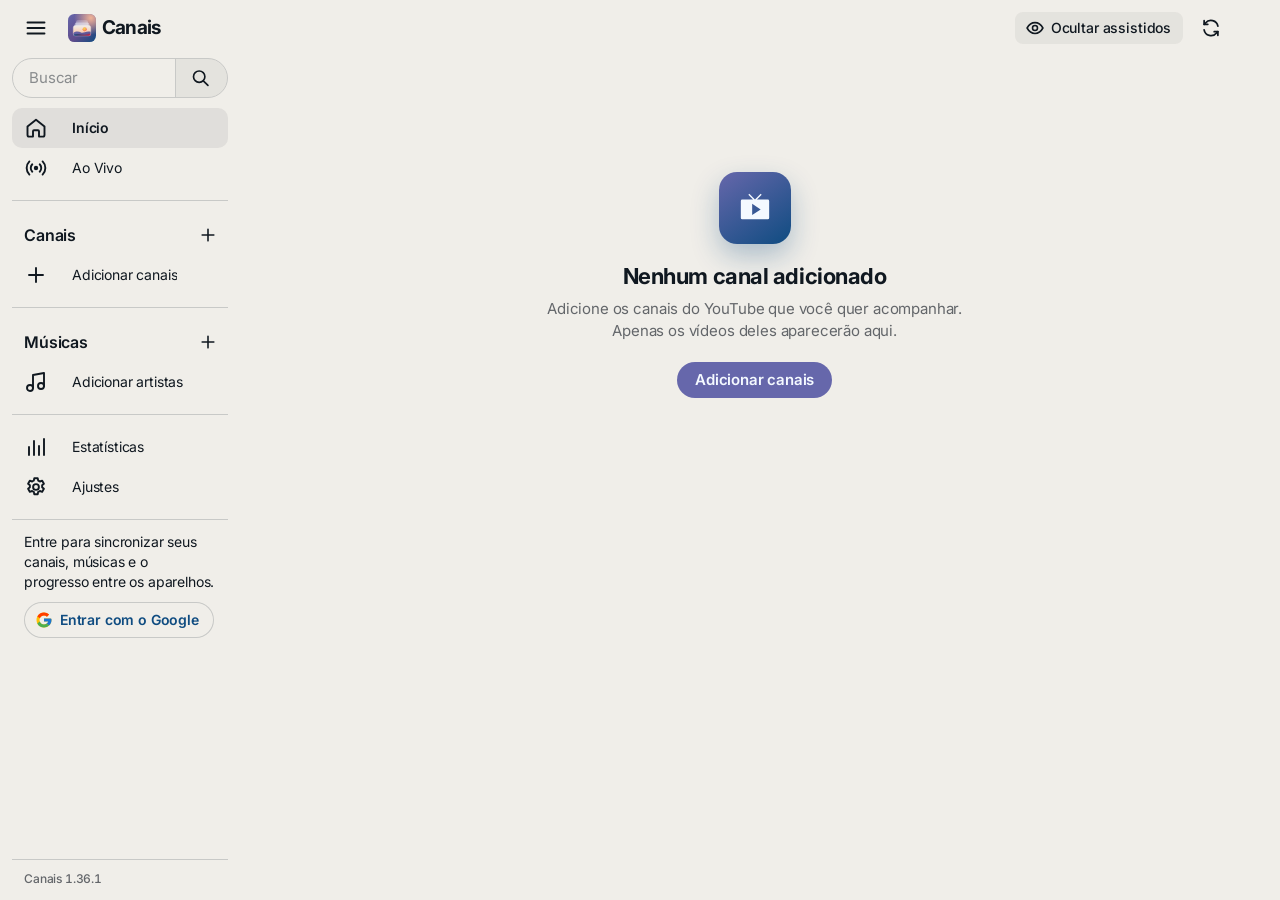
<file: MeuTube/index.html>
<!doctype html>
<html lang="pt-BR">
<head>
  <meta charset="utf-8">
  <meta name="viewport" content="width=device-width, initial-scale=1, viewport-fit=cover">
  <meta name="theme-color" content="#F0EEE9" media="(prefers-color-scheme: light)">
  <meta name="theme-color" content="#101820" media="(prefers-color-scheme: dark)">
  <script src="theme.js?v=1.36.1"></script>
  <meta name="color-scheme" content="light dark">
  <!-- Política de segurança (CSP): o navegador só carrega scripts, vídeos e dados destes endereços.
       Se algum dia algo tentar injetar código no app, ele não roda nem consegue mandar seus dados
       (como o login do Google) para outro servidor. O servidor de login precisa ser um *.workers.dev. -->
  <meta http-equiv="Content-Security-Policy" content="default-src 'self'; script-src 'self' https://accounts.google.com https://www.youtube.com https://s.ytimg.com; style-src 'self' 'unsafe-inline' https://accounts.google.com; img-src 'self' data: https:; font-src 'self' data:; connect-src 'self' https://www.googleapis.com https://accounts.google.com https://*.workers.dev https://musicbrainz.org https://coverartarchive.org https://archive.org https://*.archive.org https://i.ytimg.com https://yt3.googleusercontent.com https://yt3.ggpht.com; frame-src https://www.youtube.com https://accounts.google.com; media-src 'self'; worker-src 'self'; manifest-src 'self'; object-src 'none'; base-uri 'self'; form-action 'none'">
  <title>Canais</title>
  <!-- Versão do app (SemVer). Mantida igual ao APP_VERSION do app.js e ao "?v=" dos arquivos abaixo:
       o número no endereço faz o navegador baixar a versão nova em vez de usar o cache. -->
  <meta name="app-version" content="1.36.1">
  <link rel="icon" type="image/png" sizes="192x192" href="icons/icon-192.png?v=1.36.1">
  <link rel="icon" type="image/svg+xml" href="icons/favicon.svg?v=1.36.1">
  <!-- App instalável (abre em tela cheia no celular) -->
  <link rel="manifest" href="manifest.json?v=1.36.1">
  <link rel="apple-touch-icon" href="icons/apple-touch-icon.png?v=1.36.1">
  <meta name="mobile-web-app-capable" content="yes">
  <meta name="apple-mobile-web-app-capable" content="yes">
  <meta name="apple-mobile-web-app-title" content="Canais">
  <meta name="apple-mobile-web-app-status-bar-style" content="default">
  <link rel="preconnect" href="https://i.ytimg.com">
  <link rel="preconnect" href="https://www.googleapis.com">
  <link rel="preload" href="fonts/inter-latin.woff2" as="font" type="font/woff2" crossorigin>
  <link rel="stylesheet" href="styles.css?v=1.36.1">
  <!-- Google Identity Services (login com Google) -->
  <script src="https://accounts.google.com/gsi/client" async defer></script>
</head>
<body>
  <!-- Ícones (traço no estilo dos símbolos da Apple), usados em todo o app com <use href="#i-…"> -->
  <svg class="sprite" aria-hidden="true" focusable="false">
    <defs>
      <symbol id="i-home" viewBox="0 0 24 24" fill="none" stroke="currentColor" stroke-width="1.9" stroke-linecap="round" stroke-linejoin="round"><path d="M3.5 10.6 12 3.8l8.5 6.8V19a1.6 1.6 0 0 1-1.6 1.6H15v-5.4a1 1 0 0 0-1-1h-4a1 1 0 0 0-1 1v5.4H5.1A1.6 1.6 0 0 1 3.5 19z"/></symbol>
      <symbol id="i-home-f" viewBox="0 0 24 24" fill="none" stroke="currentColor" stroke-width="1.9" stroke-linecap="round" stroke-linejoin="round"><path class="f" fill="currentColor" stroke="none" d="M12.6 3.3a1 1 0 0 0-1.2 0l-8.2 6.6a1.6 1.6 0 0 0-.6 1.2V19A2.2 2.2 0 0 0 4.8 21.2H9V15.6c0-.6.4-1 1-1h4c.6 0 1 .4 1 1v5.6h4.2A2.2 2.2 0 0 0 21.4 19v-7.9a1.6 1.6 0 0 0-.6-1.2z"/></symbol>
      <symbol id="i-live" viewBox="0 0 24 24" fill="none" stroke="currentColor" stroke-width="1.9" stroke-linecap="round" stroke-linejoin="round"><circle class="f" fill="currentColor" stroke="none" cx="12" cy="12" r="2.2"/><path d="M8.3 8.3a5.2 5.2 0 0 0 0 7.4M15.7 8.3a5.2 5.2 0 0 1 0 7.4M5.4 5.4a9.3 9.3 0 0 0 0 13.2M18.6 5.4a9.3 9.3 0 0 1 0 13.2"/></symbol>
      <symbol id="i-stack" viewBox="0 0 24 24" fill="none" stroke="currentColor" stroke-width="1.9" stroke-linecap="round" stroke-linejoin="round"><rect x="3.5" y="9" width="17" height="11.5" rx="2.8"/><path d="M6 6h12M8.5 3.2h7"/></symbol>
      <symbol id="i-stack-f" viewBox="0 0 24 24" fill="none" stroke="currentColor" stroke-width="1.9" stroke-linecap="round" stroke-linejoin="round"><rect class="f" fill="currentColor" stroke="none" x="3.5" y="9" width="17" height="11.5" rx="2.8"/><path d="M6 6h12M8.5 3.2h7"/></symbol>
      <symbol id="i-chart" viewBox="0 0 24 24" fill="none" stroke="currentColor" stroke-width="1.9" stroke-linecap="round" stroke-linejoin="round"><path d="M5 20v-8M10 20V6M15 20v-9M20 20V4"/></symbol>
      <symbol id="i-gear" viewBox="0 0 24 24" fill="none" stroke="currentColor" stroke-width="1.9" stroke-linecap="round" stroke-linejoin="round"><path d="M10.3 3.2h3.4l.5 2.4c.6.2 1.2.6 1.7.9l2.3-.8 1.7 3-1.8 1.6a6.8 6.8 0 0 1 0 1.9l1.8 1.6-1.7 3-2.3-.8c-.5.4-1.1.7-1.7.9l-.5 2.4h-3.4l-.5-2.4a6.6 6.6 0 0 1-1.7-.9l-2.3.8-1.7-3 1.8-1.6a6.8 6.8 0 0 1 0-1.9L4.1 8.7l1.7-3 2.3.8c.5-.4 1.1-.7 1.7-.9z"/><circle cx="12" cy="12" r="2.9"/></symbol>
      <symbol id="i-search" viewBox="0 0 24 24" fill="none" stroke="currentColor" stroke-width="1.9" stroke-linecap="round" stroke-linejoin="round"><circle cx="10.5" cy="10.5" r="6.5"/><path d="m15.5 15.5 5 5"/></symbol>
      <symbol id="i-play" viewBox="0 0 24 24" fill="none" stroke="currentColor" stroke-width="1.9" stroke-linecap="round" stroke-linejoin="round"><path class="f" fill="currentColor" stroke="none" d="M7.5 4.9v14.2c0 .9 1 1.5 1.8 1l11.4-7.1a1.2 1.2 0 0 0 0-2L9.3 3.9c-.8-.5-1.8.1-1.8 1z"/></symbol>
      <symbol id="i-pause" viewBox="0 0 24 24" fill="none" stroke="currentColor" stroke-width="1.9" stroke-linecap="round" stroke-linejoin="round"><rect class="f" fill="currentColor" stroke="none" x="6" y="4.5" width="4" height="15" rx="1.4"/><rect class="f" fill="currentColor" stroke="none" x="14" y="4.5" width="4" height="15" rx="1.4"/></symbol>
      <symbol id="i-replay" viewBox="0 0 24 24" fill="none" stroke="currentColor" stroke-width="1.9" stroke-linecap="round" stroke-linejoin="round"><path d="M4.5 12a7.5 7.5 0 1 0 2.2-5.3L4.5 9"/><path d="M4.5 4.5V9H9"/></symbol>
      <symbol id="i-prev" viewBox="0 0 24 24" fill="none" stroke="currentColor" stroke-width="1.9" stroke-linecap="round" stroke-linejoin="round"><path class="f" fill="currentColor" stroke="none" d="M19 6.2v11.6c0 .8-.9 1.3-1.6.8L9.6 13a1.2 1.2 0 0 1 0-2l7.8-5.6c.7-.5 1.6 0 1.6.8z"/><rect class="f" fill="currentColor" stroke="none" x="5" y="5.5" width="2.6" height="13" rx="1.2"/></symbol>
      <symbol id="i-next" viewBox="0 0 24 24" fill="none" stroke="currentColor" stroke-width="1.9" stroke-linecap="round" stroke-linejoin="round"><path class="f" fill="currentColor" stroke="none" d="M5 6.2v11.6c0 .8.9 1.3 1.6.8l7.8-5.6a1.2 1.2 0 0 0 0-2L6.6 5.4C5.9 4.9 5 5.4 5 6.2z"/><rect class="f" fill="currentColor" stroke="none" x="16.4" y="5.5" width="2.6" height="13" rx="1.2"/></symbol>
      <symbol id="i-back10" viewBox="0 0 24 24" fill="none" stroke="currentColor" stroke-width="1.9" stroke-linecap="round" stroke-linejoin="round"><path d="M12 4.5a8 8 0 1 1-7.6 5.5"/><path d="M4 4.8v5.4h5.4"/><text x="12.4" y="15.7" font-size="7.4" font-weight="700" text-anchor="middle" class="f t" fill="currentColor" stroke="none" font-family="Inter, -apple-system, sans-serif">10</text></symbol>
      <symbol id="i-fwd10" viewBox="0 0 24 24" fill="none" stroke="currentColor" stroke-width="1.9" stroke-linecap="round" stroke-linejoin="round"><path d="M12 4.5a8 8 0 1 0 7.6 5.5"/><path d="M20 4.8v5.4h-5.4"/><text x="11.6" y="15.7" font-size="7.4" font-weight="700" text-anchor="middle" class="f t" fill="currentColor" stroke="none" font-family="Inter, -apple-system, sans-serif">10</text></symbol>
      <symbol id="i-vol" viewBox="0 0 24 24" fill="none" stroke="currentColor" stroke-width="1.9" stroke-linecap="round" stroke-linejoin="round"><path class="f" fill="currentColor" stroke="none" d="M4 9.3h3l4.2-3.7c.6-.5 1.5-.1 1.5.7v11.4c0 .8-.9 1.2-1.5.7L7 14.7H4a1 1 0 0 1-1-1V10.3a1 1 0 0 1 1-1z"/><path d="M15.6 9a4.2 4.2 0 0 1 0 6M18.4 6.4a8 8 0 0 1 0 11.2"/></symbol>
      <symbol id="i-vol-low" viewBox="0 0 24 24" fill="none" stroke="currentColor" stroke-width="1.9" stroke-linecap="round" stroke-linejoin="round"><path class="f" fill="currentColor" stroke="none" d="M4 9.3h3l4.2-3.7c.6-.5 1.5-.1 1.5.7v11.4c0 .8-.9 1.2-1.5.7L7 14.7H4a1 1 0 0 1-1-1V10.3a1 1 0 0 1 1-1z"/><path d="M15.6 9a4.2 4.2 0 0 1 0 6"/></symbol>
      <symbol id="i-vol-off" viewBox="0 0 24 24" fill="none" stroke="currentColor" stroke-width="1.9" stroke-linecap="round" stroke-linejoin="round"><path class="f" fill="currentColor" stroke="none" d="M4 9.3h3l4.2-3.7c.6-.5 1.5-.1 1.5.7v11.4c0 .8-.9 1.2-1.5.7L7 14.7H4a1 1 0 0 1-1-1V10.3a1 1 0 0 1 1-1z"/><path d="m16 9.5 5 5M21 9.5l-5 5"/></symbol>
      <symbol id="i-cc" viewBox="0 0 24 24" fill="none" stroke="currentColor" stroke-width="1.9" stroke-linecap="round" stroke-linejoin="round"><rect x="3" y="5.5" width="18" height="13" rx="3.2"/><path d="M10.4 10.3a2.2 2.2 0 1 0 0 3.4M17 10.3a2.2 2.2 0 1 0 0 3.4"/></symbol>
      <symbol id="i-pip" viewBox="0 0 24 24" fill="none" stroke="currentColor" stroke-width="1.9" stroke-linecap="round" stroke-linejoin="round"><rect x="2.8" y="5" width="18.4" height="14" rx="3"/><rect class="f" fill="currentColor" stroke="none" x="11.5" y="11.5" width="7" height="5" rx="1.4"/></symbol>
      <symbol id="i-expand" viewBox="0 0 24 24" fill="none" stroke="currentColor" stroke-width="1.9" stroke-linecap="round" stroke-linejoin="round"><path d="M14.5 4H20v5.5M20 4l-6.2 6.2M9.5 20H4v-5.5M4 20l6.2-6.2"/></symbol>
      <symbol id="i-collapse" viewBox="0 0 24 24" fill="none" stroke="currentColor" stroke-width="1.9" stroke-linecap="round" stroke-linejoin="round"><path d="M14 4.5V10h5.5M20 4l-6 6M10 19.5V14H4.5M4 20l6-6"/></symbol>
      <symbol id="i-theater" viewBox="0 0 24 24" fill="none" stroke="currentColor" stroke-width="1.9" stroke-linecap="round" stroke-linejoin="round"><rect x="2.5" y="6.5" width="19" height="11" rx="2.6"/></symbol>
      <symbol id="i-theater-off" viewBox="0 0 24 24" fill="none" stroke="currentColor" stroke-width="1.9" stroke-linecap="round" stroke-linejoin="round"><rect x="5" y="8" width="14" height="8" rx="2"/></symbol>
      <symbol id="i-sliders" viewBox="0 0 24 24" fill="none" stroke="currentColor" stroke-width="1.9" stroke-linecap="round" stroke-linejoin="round"><path d="M4 7h9M17 7h3M4 17h3M11 17h9"/><circle cx="15" cy="7" r="2.1"/><circle cx="9" cy="17" r="2.1"/></symbol>
      <symbol id="i-heart" viewBox="0 0 24 24" fill="none" stroke="currentColor" stroke-width="1.9" stroke-linecap="round" stroke-linejoin="round"><path d="M12 20.2s-7.6-4.6-7.6-10.4A4.3 4.3 0 0 1 12 7.2a4.3 4.3 0 0 1 7.6 2.6c0 5.8-7.6 10.4-7.6 10.4z"/></symbol>
      <symbol id="i-more" viewBox="0 0 24 24" fill="none" stroke="currentColor" stroke-width="1.9" stroke-linecap="round" stroke-linejoin="round"><circle class="f" fill="currentColor" stroke="none" cx="6" cy="12" r="1.7"/><circle class="f" fill="currentColor" stroke="none" cx="12" cy="12" r="1.7"/><circle class="f" fill="currentColor" stroke="none" cx="18" cy="12" r="1.7"/></symbol>
      <symbol id="i-close" viewBox="0 0 24 24" fill="none" stroke="currentColor" stroke-width="1.9" stroke-linecap="round" stroke-linejoin="round"><path d="M6.5 6.5l11 11M17.5 6.5l-11 11"/></symbol>
      <symbol id="i-chev-r" viewBox="0 0 24 24" fill="none" stroke="currentColor" stroke-width="1.9" stroke-linecap="round" stroke-linejoin="round"><path d="m9.5 5.5 6.5 6.5-6.5 6.5"/></symbol>
      <symbol id="i-chev-l" viewBox="0 0 24 24" fill="none" stroke="currentColor" stroke-width="1.9" stroke-linecap="round" stroke-linejoin="round"><path d="M14.5 5.5 8 12l6.5 6.5"/></symbol>
      <symbol id="i-chev-d" viewBox="0 0 24 24" fill="none" stroke="currentColor" stroke-width="1.9" stroke-linecap="round" stroke-linejoin="round"><path d="m5.5 9.5 6.5 6.5 6.5-6.5"/></symbol>
      <symbol id="i-plus" viewBox="0 0 24 24" fill="none" stroke="currentColor" stroke-width="1.9" stroke-linecap="round" stroke-linejoin="round"><path d="M12 5v14M5 12h14"/></symbol>
      <symbol id="i-minus-c" viewBox="0 0 24 24" fill="none" stroke="currentColor" stroke-width="1.9" stroke-linecap="round" stroke-linejoin="round"><circle class="f" fill="currentColor" stroke="none" cx="12" cy="12" r="9.2"/><path d="M8 12h8" class="w" stroke="#F4F9FF" stroke-width="2.2"/></symbol>
      <symbol id="i-eye" viewBox="0 0 24 24" fill="none" stroke="currentColor" stroke-width="1.9" stroke-linecap="round" stroke-linejoin="round"><path d="M2.5 12S6 5.5 12 5.5 21.5 12 21.5 12 18 18.5 12 18.5 2.5 12 2.5 12z"/><circle cx="12" cy="12" r="3"/></symbol>
      <symbol id="i-eye-off" viewBox="0 0 24 24" fill="none" stroke="currentColor" stroke-width="1.9" stroke-linecap="round" stroke-linejoin="round"><path d="M4 4l16 16M9.9 6A9.6 9.6 0 0 1 12 5.5c6 0 9.5 6.5 9.5 6.5a17 17 0 0 1-2.7 3.4M6.4 7.6A16.6 16.6 0 0 0 2.5 12S6 18.5 12 18.5a9 9 0 0 0 4.3-1.1M9.9 9.9a3 3 0 0 0 4.2 4.2"/></symbol>
      <symbol id="i-check" viewBox="0 0 24 24" fill="none" stroke="currentColor" stroke-width="1.9" stroke-linecap="round" stroke-linejoin="round"><path d="m5 12.5 4.5 4.5L19 7.5"/></symbol>
      <symbol id="i-person" viewBox="0 0 24 24" fill="none" stroke="currentColor" stroke-width="1.9" stroke-linecap="round" stroke-linejoin="round"><circle cx="12" cy="8.5" r="3.8"/><path d="M4.5 20.2c1.2-3.6 4.2-5.4 7.5-5.4s6.3 1.8 7.5 5.4"/></symbol>
      <symbol id="i-lock" viewBox="0 0 24 24" fill="none" stroke="currentColor" stroke-width="1.9" stroke-linecap="round" stroke-linejoin="round"><rect x="5" y="10.5" width="14" height="10" rx="2.6"/><path d="M8 10.5V8a4 4 0 0 1 8 0v2.5"/></symbol>
      <symbol id="i-link" viewBox="0 0 24 24" fill="none" stroke="currentColor" stroke-width="1.9" stroke-linecap="round" stroke-linejoin="round"><path d="M10 14a4 4 0 0 0 5.7 0l3-3a4 4 0 0 0-5.7-5.7l-1 1M14 10a4 4 0 0 0-5.7 0l-3 3a4 4 0 0 0 5.7 5.7l1-1"/></symbol>
      <symbol id="i-sync" viewBox="0 0 24 24" fill="none" stroke="currentColor" stroke-width="1.9" stroke-linecap="round" stroke-linejoin="round"><path d="M19.5 10A7.6 7.6 0 0 0 6 6.6L4.5 8M4.5 14A7.6 7.6 0 0 0 18 17.4l1.5-1.4"/><path d="M4.5 4v4h4M19.5 20v-4h-4"/></symbol>
      <symbol id="i-download" viewBox="0 0 24 24" fill="none" stroke="currentColor" stroke-width="1.9" stroke-linecap="round" stroke-linejoin="round"><path d="M12 4v11M7.5 10.5 12 15l4.5-4.5M5 19.5h14"/></symbol>
      <symbol id="i-key" viewBox="0 0 24 24" fill="none" stroke="currentColor" stroke-width="1.9" stroke-linecap="round" stroke-linejoin="round"><circle cx="8" cy="15" r="4.2"/><path d="m11 12 8.5-8.5M16 7l2.5 2.5M13.8 9.2l2 2"/></symbol>
      <symbol id="i-sparkles" viewBox="0 0 24 24" fill="none" stroke="currentColor" stroke-width="1.9" stroke-linecap="round" stroke-linejoin="round"><path d="M10 3.5 11.6 8 16 9.6l-4.4 1.6L10 15.7 8.4 11.2 4 9.6 8.4 8zM17.5 13.5l.9 2.4 2.4.9-2.4.9-.9 2.4-.9-2.4-2.4-.9 2.4-.9z"/></symbol>
      <symbol id="i-info" viewBox="0 0 24 24" fill="none" stroke="currentColor" stroke-width="1.9" stroke-linecap="round" stroke-linejoin="round"><circle cx="12" cy="12" r="9"/><path d="M12 11v5.5M12 7.6v.2"/></symbol>
      <symbol id="i-clock" viewBox="0 0 24 24" fill="none" stroke="currentColor" stroke-width="1.9" stroke-linecap="round" stroke-linejoin="round"><circle cx="12" cy="12" r="9"/><path d="M12 7v5.2l3.4 2"/></symbol>
      <!-- Ícones do player no estilo do YouTube (desenhos do Material Icons, do Google — licença Apache 2.0) -->
      <symbol id="i-yt-play" viewBox="0 0 24 24" fill="none" stroke="currentColor" stroke-width="2" stroke-linecap="round" stroke-linejoin="round"><path class="f" fill="currentColor" stroke="none" d="M8 5.14v13.72c0 .79.87 1.27 1.54.84l10.4-6.86a1 1 0 0 0 0-1.68L9.54 4.3A1 1 0 0 0 8 5.14z"/></symbol>
      <symbol id="i-yt-pause" viewBox="0 0 24 24" fill="none" stroke="currentColor" stroke-width="2" stroke-linecap="round" stroke-linejoin="round"><rect class="f" fill="currentColor" stroke="none" x="6" y="5" width="4" height="14" rx="1"/><rect class="f" fill="currentColor" stroke="none" x="14" y="5" width="4" height="14" rx="1"/></symbol>
      <symbol id="i-yt-replay" viewBox="0 0 24 24" fill="none" stroke="currentColor" stroke-width="2" stroke-linecap="round" stroke-linejoin="round"><path class="f" fill="currentColor" stroke="none" d="M12 5V1L7 6l5 5V7c3.31 0 6 2.69 6 6s-2.69 6-6 6-6-2.69-6-6H4c0 4.42 3.58 8 8 8s8-3.58 8-8-3.58-8-8-8z"/></symbol>
      <symbol id="i-yt-prev" viewBox="0 0 24 24" fill="none" stroke="currentColor" stroke-width="2" stroke-linecap="round" stroke-linejoin="round"><path class="f" fill="currentColor" stroke="none" d="M6 6h2v12H6zm3.5 6 8.5 6V6z"/></symbol>
      <symbol id="i-yt-next" viewBox="0 0 24 24" fill="none" stroke="currentColor" stroke-width="2" stroke-linecap="round" stroke-linejoin="round"><path class="f" fill="currentColor" stroke="none" d="M6 18l8.5-6L6 6v12zM16 6v12h2V6h-2z"/></symbol>
      <symbol id="i-yt-vol" viewBox="0 0 24 24" fill="none" stroke="currentColor" stroke-width="2" stroke-linecap="round" stroke-linejoin="round"><path class="f" fill="currentColor" stroke="none" d="M3 9v6h4l5 5V4L7 9H3zm13.5 3c0-1.77-1.02-3.29-2.5-4.03v8.05c1.48-.73 2.5-2.25 2.5-4.02zM14 3.23v2.06c2.89.86 5 3.54 5 6.71s-2.11 5.85-5 6.71v2.06c4.01-.91 7-4.49 7-8.77s-2.99-7.86-7-8.77z"/></symbol>
      <symbol id="i-yt-vol-low" viewBox="0 0 24 24" fill="none" stroke="currentColor" stroke-width="2" stroke-linecap="round" stroke-linejoin="round"><path class="f" fill="currentColor" stroke="none" d="M18.5 12c0-1.77-1.02-3.29-2.5-4.03v8.05c1.48-.73 2.5-2.25 2.5-4.02zM5 9v6h4l5 5V4L9 9H5z"/></symbol>
      <symbol id="i-yt-vol-off" viewBox="0 0 24 24" fill="none" stroke="currentColor" stroke-width="2" stroke-linecap="round" stroke-linejoin="round"><path class="f" fill="currentColor" stroke="none" d="M3 9v6h4l5 5V4L7 9H3z"/><path d="M15.5 9.5l5 5M20.5 9.5l-5 5"/></symbol>
      <symbol id="i-yt-cc" viewBox="0 0 24 24" fill="none" stroke="currentColor" stroke-width="1.8" stroke-linecap="round" stroke-linejoin="round"><rect x="3" y="5" width="18" height="14" rx="2.5"/><path d="M7 12.5h2.5M12 12.5h5M7 15.5h6M15.5 15.5H17"/></symbol>
      <symbol id="i-yt-gear" viewBox="0 0 24 24" fill="none" stroke="currentColor" stroke-width="2" stroke-linecap="round" stroke-linejoin="round"><path class="f" fill="currentColor" stroke="none" d="M19.43 12.98c.04-.32.07-.64.07-.98 0-.34-.03-.66-.07-.98l2.11-1.65c.19-.15.24-.42.12-.64l-2-3.46a.5.5 0 0 0-.61-.22l-2.49 1c-.52-.4-1.08-.73-1.69-.98l-.38-2.65A.488.488 0 0 0 14 2h-4c-.25 0-.46.18-.49.42l-.38 2.65c-.61.25-1.17.59-1.69.98l-2.49-1a.566.566 0 0 0-.18-.03c-.17 0-.34.09-.43.25l-2 3.46c-.13.22-.07.49.12.64l2.11 1.65c-.04.32-.07.65-.07.98s.03.66.07.98l-2.11 1.65c-.19.15-.24.42-.12.64l2 3.46a.5.5 0 0 0 .61.22l2.49-1c.52.4 1.08.73 1.69.98l.38 2.65c.03.24.24.42.49.42h4c.25 0 .46-.18.49-.42l.38-2.65c.61-.25 1.17-.59 1.69-.98l2.49 1c.06.02.12.03.18.03.17 0 .34-.09.43-.25l2-3.46c.12-.22.07-.49-.12-.64l-2.11-1.65zm-1.98-1.71c.04.31.05.52.05.73 0 .21-.02.43-.05.73l-.14 1.13.89.7 1.08.84-.7 1.21-1.27-.51-1.04-.42-.9.68c-.43.32-.84.56-1.25.73l-1.06.43-.16 1.13-.2 1.35h-1.4l-.19-1.35-.16-1.13-1.06-.43c-.43-.18-.83-.41-1.23-.71l-.91-.7-1.06.43-1.27.51-.7-1.21 1.08-.84.89-.7-.14-1.13c-.03-.31-.05-.54-.05-.74s.02-.43.05-.73l.14-1.13-.89-.7-1.08-.84.7-1.21 1.27.51 1.04.42.9-.68c.43-.32.84-.56 1.25-.73l1.06-.43.16-1.13.2-1.35h1.39l.19 1.35.16 1.13 1.06.43c.43.18.83.41 1.23.71l.91.7 1.06-.43 1.27-.51.7 1.21-1.07.85-.89.7.14 1.13zM12 8c-2.21 0-4 1.79-4 4s1.79 4 4 4 4-1.79 4-4-1.79-4-4-4zm0 6c-1.1 0-2-.9-2-2s.9-2 2-2 2 .9 2 2-.9 2-2 2z"/></symbol>
      <symbol id="i-yt-theater" viewBox="0 0 24 24" fill="none" stroke="currentColor" stroke-width="1.8" stroke-linecap="round" stroke-linejoin="round"><rect x="2.5" y="6" width="19" height="12" rx="2"/></symbol>
      <symbol id="i-yt-theater-off" viewBox="0 0 24 24" fill="none" stroke="currentColor" stroke-width="1.8" stroke-linecap="round" stroke-linejoin="round"><rect x="5" y="7.5" width="14" height="9" rx="1.6"/></symbol>
      <symbol id="i-yt-expand" viewBox="0 0 24 24" fill="none" stroke="currentColor" stroke-width="2" stroke-linecap="round" stroke-linejoin="round"><path class="f" fill="currentColor" stroke="none" d="M7 14H5v5h5v-2H7v-3zm-2-4h2V7h3V5H5v5zm12 7h-3v2h5v-5h-2v3zM14 5v2h3v3h2V5h-5z"/></symbol>
      <symbol id="i-yt-collapse" viewBox="0 0 24 24" fill="none" stroke="currentColor" stroke-width="2" stroke-linecap="round" stroke-linejoin="round"><path class="f" fill="currentColor" stroke="none" d="M5 16h3v3h2v-5H5v2zm3-8H5v2h5V5H8v3zm6 11h2v-3h3v-2h-5v5zm2-11V5h-2v5h5V8h-3z"/></symbol>
      <symbol id="i-yt-pip" viewBox="0 0 24 24" fill="none" stroke="currentColor" stroke-width="2" stroke-linecap="round" stroke-linejoin="round"><path class="f" fill="currentColor" stroke="none" d="M19 11h-8v6h8v-6zm4 8V4.98C23 3.88 22.1 3 21 3H3c-1.1 0-2 .88-2 1.98V19c0 1.1.9 2 2 2h18c1.1 0 2-.9 2-2zm-2 .02H3V4.97h18v14.05z"/></symbol>
      <symbol id="i-yt-more" viewBox="0 0 24 24" fill="none" stroke="currentColor" stroke-width="2" stroke-linecap="round" stroke-linejoin="round"><path class="f" fill="currentColor" stroke="none" d="M12 8c1.1 0 2-.9 2-2s-.9-2-2-2-2 .9-2 2 .9 2 2 2zm0 2c-1.1 0-2 .9-2 2s.9 2 2 2 2-.9 2-2-.9-2-2-2zm0 6c-1.1 0-2 .9-2 2s.9 2 2 2 2-.9 2-2-.9-2-2-2z"/></symbol>
      <symbol id="i-yt-down" viewBox="0 0 24 24" fill="none" stroke="currentColor" stroke-width="2" stroke-linecap="round" stroke-linejoin="round"><path class="f" fill="currentColor" stroke="none" d="M16.59 8.59 12 13.17 7.41 8.59 6 10l6 6 6-6z"/></symbol>
      <symbol id="i-yt-back10" viewBox="0 0 24 24" fill="none" stroke="currentColor" stroke-width="2" stroke-linecap="round" stroke-linejoin="round"><path class="f" fill="currentColor" stroke="none" d="M11.99 5V1l-5 5 5 5V7c3.31 0 6 2.69 6 6s-2.69 6-6 6-6-2.69-6-6h-2c0 4.42 3.58 8 8 8s8-3.58 8-8-3.58-8-8-8z"/><text class="f" fill="currentColor" stroke="none" x="12" y="16.2" text-anchor="middle" font-size="6.6" font-weight="700" font-family="Inter, system-ui, sans-serif">10</text></symbol>
      <symbol id="i-yt-fwd10" viewBox="0 0 24 24" fill="none" stroke="currentColor" stroke-width="2" stroke-linecap="round" stroke-linejoin="round"><path class="f" fill="currentColor" stroke="none" d="M18 13c0 3.31-2.69 6-6 6s-6-2.69-6-6 2.69-6 6-6v4l5-5-5-5v4c-4.42 0-8 3.58-8 8s3.58 8 8 8 8-3.58 8-8h-2z"/><text class="f" fill="currentColor" stroke="none" x="12" y="16.2" text-anchor="middle" font-size="6.6" font-weight="700" font-family="Inter, system-ui, sans-serif">10</text></symbol>
      <symbol id="i-more-v" viewBox="0 0 24 24" fill="none" stroke="currentColor" stroke-width="1.9" stroke-linecap="round" stroke-linejoin="round"><circle class="f" cx="12" cy="5.5" r="1.7" fill="currentColor" stroke="none"/><circle class="f" cx="12" cy="12" r="1.7" fill="currentColor" stroke="none"/><circle class="f" cx="12" cy="18.5" r="1.7" fill="currentColor" stroke="none"/></symbol>
      <symbol id="i-music" viewBox="0 0 24 24" fill="none" stroke="currentColor" stroke-width="1.9" stroke-linecap="round" stroke-linejoin="round"><path d="M9 18V5l11-2v13"/><circle cx="6" cy="18" r="3"/><circle cx="17" cy="16" r="3"/></symbol>
      <symbol id="i-menu" viewBox="0 0 24 24" fill="none" stroke="currentColor" stroke-width="1.9" stroke-linecap="round" stroke-linejoin="round"><path d="M3.5 6.5h17M3.5 12h17M3.5 17.5h17"/></symbol>
      <symbol id="i-sidebar" viewBox="0 0 24 24" fill="none" stroke="currentColor" stroke-width="1.9" stroke-linecap="round" stroke-linejoin="round"><rect x="3" y="4.5" width="18" height="15" rx="3"/><path d="M9.5 4.5v15M5.5 8.5h2M5.5 11.5h2"/></symbol>
      <symbol id="i-timer" viewBox="0 0 24 24" fill="none" stroke="currentColor" stroke-width="1.9" stroke-linecap="round" stroke-linejoin="round"><circle cx="12" cy="13" r="7.5"/><path d="M12 9.5V13l2.5 1.5M10 2.8h4"/></symbol>
      <symbol id="i-infinity" viewBox="0 0 24 24" fill="none" stroke="currentColor" stroke-width="1.9" stroke-linecap="round" stroke-linejoin="round"><path d="M12 12c-1.8-2.4-3.3-3.6-5-3.6a3.6 3.6 0 0 0 0 7.2c1.7 0 3.2-1.2 5-3.6zm0 0c1.8 2.4 3.3 3.6 5 3.6a3.6 3.6 0 0 0 0-7.2c-1.7 0-3.2 1.2-5 3.6z"/></symbol>
      <symbol id="i-phone" viewBox="0 0 24 24" fill="none" stroke="currentColor" stroke-width="1.9" stroke-linecap="round" stroke-linejoin="round"><rect x="6.5" y="2.8" width="11" height="18.4" rx="2.8"/><path d="M10.5 5.6h3"/></symbol>
      <symbol id="i-calendar" viewBox="0 0 24 24" fill="none" stroke="currentColor" stroke-width="1.9" stroke-linecap="round" stroke-linejoin="round"><rect x="3.5" y="5" width="17" height="15.5" rx="3"/><path d="M3.5 10h17M8 3v4M16 3v4"/></symbol>
      <symbol id="i-film" viewBox="0 0 24 24" fill="none" stroke="currentColor" stroke-width="1.9" stroke-linecap="round" stroke-linejoin="round"><rect x="3.5" y="4.5" width="17" height="15" rx="3"/><path d="M8 4.5v15M16 4.5v15M3.5 9.5H8M3.5 14.5H8M16 9.5h4.5M16 14.5h4.5"/></symbol>
      <symbol id="i-medal" viewBox="0 0 24 24" fill="none" stroke="currentColor" stroke-width="1.9" stroke-linecap="round" stroke-linejoin="round"><circle cx="12" cy="14.5" r="5.5"/><path d="M8.5 9.6 6 3.5h4l2 4M15.5 9.6 18 3.5h-4l-1.3 2.6"/></symbol>
      <symbol id="i-check-c" viewBox="0 0 24 24" fill="none" stroke="currentColor" stroke-width="1.9" stroke-linecap="round" stroke-linejoin="round"><circle cx="12" cy="12" r="9"/><path d="m8 12.3 2.8 2.8 5.2-5.6"/></symbol>
      <symbol id="i-bubble" viewBox="0 0 24 24" fill="none" stroke="currentColor" stroke-width="1.9" stroke-linecap="round" stroke-linejoin="round"><path d="M4 11.5c0-4 3.6-7 8-7s8 3 8 7-3.6 7-8 7a9 9 0 0 1-2.6-.4L5 19.8l1.2-3.6A6.6 6.6 0 0 1 4 11.5z"/></symbol>
      <symbol id="i-thumb" viewBox="0 0 24 24" fill="none" stroke="currentColor" stroke-width="1.9" stroke-linecap="round" stroke-linejoin="round"><path d="M7.5 10.5v9.5H4.8a1.3 1.3 0 0 1-1.3-1.3v-6.9c0-.7.6-1.3 1.3-1.3zM7.5 10.5 11 3.6a2 2 0 0 1 2.9 1.9L13.4 9h5a2 2 0 0 1 2 2.4l-1.3 6.8a2.2 2.2 0 0 1-2.2 1.8H7.5"/></symbol>
      <symbol id="i-copy" viewBox="0 0 24 24" fill="none" stroke="currentColor" stroke-width="1.9" stroke-linecap="round" stroke-linejoin="round"><rect x="8" y="8" width="12" height="12" rx="2.6"/><path d="M16 8V6.6A2.6 2.6 0 0 0 13.4 4H6.6A2.6 2.6 0 0 0 4 6.6v6.8A2.6 2.6 0 0 0 6.6 16H8"/></symbol>
      <symbol id="i-google" viewBox="0 0 48 48"><path fill="#FFC107" stroke="none" d="M43.6 20.5H42V20H24v8h11.3C33.7 32.7 29.2 36 24 36c-6.6 0-12-5.4-12-12s5.4-12 12-12c3.1 0 5.8 1.2 7.9 3.1l5.7-5.7C34 6.1 29.3 4 24 4 12.9 4 4 12.9 4 24s8.9 20 20 20 20-8.9 20-20c0-1.3-.1-2.4-.4-3.5z"/><path fill="#FF3D00" stroke="none" d="m6.3 14.7 6.6 4.8C14.7 15.1 19 12 24 12c3.1 0 5.8 1.2 7.9 3.1l5.7-5.7C34 6.1 29.3 4 24 4 16.3 4 9.7 8.3 6.3 14.7z"/><path fill="#4CAF50" stroke="none" d="M24 44c5.2 0 9.9-2 13.4-5.2l-6.2-5.2C29.2 35.1 26.7 36 24 36c-5.2 0-9.6-3.3-11.3-8l-6.5 5C9.5 39.6 16.2 44 24 44z"/><path fill="#1976D2" stroke="none" d="M43.6 20.5H42V20H24v8h11.3a12 12 0 0 1-4.1 5.6l6.2 5.2C37 39.2 44 34 44 24c0-1.3-.1-2.4-.4-3.5z"/></symbol>
    </defs>
  </svg>

  <!-- ============ MENU LATERAL (computador): vidro flutuante ============ -->
  <aside id="sidebar" class="sidebar glass" aria-label="Navegação e canais">
    <div class="side-head">
      <button id="menu-btn" class="side-toggle" type="button" aria-label="Recolher ou expandir o menu" title="Menu" aria-controls="sidebar" aria-expanded="true">
        <svg class="ic"><use href="#i-menu"/></svg>
      </button>
      <a class="brand" href="#/" data-nav="home" aria-label="Canais — Início">
        <span class="brand-icon" id="brand-icon"></span>
        <b class="brand-name">Canais</b>
      </a>
    </div>
    <label class="side-search">
      <svg class="ic"><use href="#i-search"/></svg>
      <input id="side-search" type="search" placeholder="Buscar" autocomplete="off" spellcheck="false" aria-label="Buscar vídeos e canais">
    </label>

    <!-- Tudo abaixo da busca rola junto, como no YouTube -->
    <div class="side-body">
    <nav class="side-nav" aria-label="Biblioteca">
      <a class="side-item" href="#/" data-channel="" data-nav="home" title="Início">
        <span class="side-icon"><svg class="ic"><use href="#i-home"/></svg></span>
        <span class="side-label">Início</span>
      </a>
      <a class="side-item" href="#/live" data-nav="live" title="Ao Vivo">
        <span class="side-icon"><svg class="ic"><use href="#i-live"/></svg></span>
        <span class="side-label">Ao Vivo</span>
        <span id="lives-count" class="side-count"></span>
      </a>
    </nav>

    <!-- Lives que estão no ar agora (verificadas só com o menu expandido ou na página Ao Vivo) -->
    <section class="side-section side-section-lives" aria-label="Ao vivo agora">
      <div id="side-lives" class="side-scroll"></div>
    </section>

    <!-- Canais (rolam sozinhos se a lista for grande) -->
    <section class="side-section side-section-channels" aria-labelledby="side-channels-title">
      <h3 class="side-title" id="side-channels-title"><span>Canais</span>
        <a class="side-add" href="#/settings/canais" title="Adicionar canal" aria-label="Adicionar canal"><svg class="ic"><use href="#i-plus"/></svg></a>
      </h3>
      <div id="side-channels" class="side-scroll"></div>
    </section>

    <!-- Músicas: artistas adicionados pela aba "Lançamentos" do YouTube -->
    <section class="side-section side-section-music" aria-labelledby="side-music-title">
      <h3 class="side-title" id="side-music-title"><span>Músicas</span>
        <a class="side-add" href="#/settings/musicas" title="Adicionar artista" aria-label="Adicionar artista"><svg class="ic"><use href="#i-plus"/></svg></a>
      </h3>
      <div id="side-music" class="side-scroll"></div>
    </section>

    <div class="side-footer">
      <a class="side-item" href="#/stats" data-nav="stats" title="Estatísticas">
        <span class="side-icon"><svg class="ic"><use href="#i-chart"/></svg></span>
        <span class="side-label">Estatísticas</span>
      </a>
      <a class="side-item" href="#/settings" data-nav="settings" title="Ajustes">
        <span class="side-icon"><svg class="ic"><use href="#i-gear"/></svg></span>
        <span class="side-label">Ajustes</span>
      </a>
      <div id="account" class="account"></div>
    </div>
    </div>
    <!-- Versão do app: sempre à vista no pé do menu (fora da parte que rola) -->
    <a id="side-version" class="side-version" href="https://esiojunior89.github.io/MeuTube/changelog.html" target="_blank" rel="noopener" title="Novidades desta versão"></a>
  </aside>
  <div id="sidebar-backdrop" class="sidebar-backdrop"></div>

  <main>
    <!-- ============ INÍCIO (e página de cada canal) ============ -->
    <section id="view-home" class="view" aria-label="Vídeos dos seus canais">
      <div class="home-wrap">
        <!-- Barra de chips no topo (como no YouTube): Tudo e um chip por canal; à direita, olho e atualizar -->
        <header id="home-head" class="page-head home-head">
          <div class="page-title visually-hidden">
            <span id="home-date" class="eyebrow"></span>
            <h1 class="t-large">Início</h1>
          </div>
          <div class="chips-wrap">
            <button class="chips-arrow prev" type="button" data-chips="-1" aria-label="Chips anteriores" hidden><svg class="ic"><use href="#i-chev-l"/></svg></button>
            <nav id="home-chips" class="chips-row" aria-label="Filtrar por canal"></nav>
            <button class="chips-arrow next" type="button" data-chips="1" aria-label="Mais chips" hidden><svg class="ic"><use href="#i-chev-r"/></svg></button>
          </div>
          <div id="home-actions" class="head-actions">
            <button id="watched-toggle" class="pill-glass glass" type="button" aria-pressed="false"></button>
            <button id="refresh-btn" class="round-glass glass" type="button" title="Atualizar" aria-label="Atualizar os vídeos">
              <svg class="ic"><use href="#i-sync"/></svg>
            </button>
            <a id="account-mini" class="account-mini" href="#/settings/conta" aria-label="Conta"></a>
          </div>
        </header>
        <div id="feed-header" class="channel-banner" hidden></div>
        <div id="search-note" class="search-note" hidden></div>
        <div id="feed" class="feed-grid"></div>
        <div id="feed-skeletons" class="feed-grid skeleton-grid" hidden></div>
        <div id="feed-status" class="feed-status"></div>
        <div id="feed-sentinel" class="sentinel" aria-hidden="true"></div>
      </div>
      <button id="to-top" class="to-top glass" type="button" aria-label="Voltar ao topo">
        <svg class="ic"><use href="#i-chev-d"/></svg>
      </button>
    </section>

    <!-- ============ MÚSICAS (artista e álbum) ============ -->
    <section id="view-music" class="view" hidden aria-label="Músicas">
      <div id="music-page" class="music-page"></div>
    </section>

    <!-- ============ AO VIVO ============ -->
    <section id="view-live" class="view" hidden>
      <header class="page-head"><div class="page-title"><span class="eyebrow">Agora</span><h1 class="t-large">Ao Vivo</h1></div></header>
      <div id="live-list" class="feed-grid live-grid"></div>
    </section>

    <!-- ============ CANAIS (lista; a aba "Canais" do celular) ============ -->
    <section id="view-channels" class="view" hidden>
      <header class="page-head">
        <div class="page-title"><h1 class="t-large">Canais</h1></div>
        <a class="round-glass glass tint-ic" href="#/settings/canais" title="Adicionar canal" aria-label="Adicionar canal"><svg class="ic"><use href="#i-plus"/></svg></a>
      </header>
      <label class="field big-field">
        <svg class="ic"><use href="#i-search"/></svg>
        <input id="channels-search" type="search" placeholder="Buscar nos seus canais" autocomplete="off" spellcheck="false" aria-label="Buscar nos seus canais">
      </label>
      <div id="channels-page"></div>
      <div id="channels-music" class="channels-music"></div>
    </section>

    <!-- ============ PLAYER ============ -->
    <section id="view-watch" class="view" hidden>
      <!-- Modo Cinema: barra própria (o menu lateral some) -->
      <div id="cinema-bar" class="cinema-bar">
        <button class="round-glass glass" type="button" data-action="cinema-sidebar" title="Menu" aria-label="Mostrar o menu"><svg class="ic"><use href="#i-menu"/></svg></button>
        <button class="round-glass glass" type="button" data-action="cinema-back" title="Voltar" aria-label="Voltar"><svg class="ic"><use href="#i-chev-l"/></svg></button>
        <strong>Modo Cinema</strong>
      </div>
      <div class="watch-layout">
        <div class="watch-player">
          <div class="player-wrap">
            <div id="player"></div>
            <!-- Camada sobre o vídeo: clique/toque pausa ou continua, clique duplo alterna a tela cheia. -->
            <div id="player-overlay" class="player-overlay" aria-hidden="true"></div>
            <div class="pc-shade" aria-hidden="true"></div>
            <!-- Topo: título do vídeo (esquerda) e botões (direita) -->
            <div class="pc-topbar">
              <button id="pc-down" class="pc-btn pc-glass pc-circle" type="button" title="Minimizar" aria-label="Minimizar o vídeo"><svg class="ic"><use href="#i-yt-down"/></svg></button>
              <div id="pc-top" class="pc-top" aria-hidden="true"></div>
              <div id="pc-topright" class="pc-topright">
                <button id="pc-pip" class="pc-btn pc-glass pc-circle" type="button" title="Mini player" aria-label="Mini player"><svg class="ic"><use href="#i-yt-pip"/></svg></button>
                <button id="pc-more" class="pc-btn pc-glass pc-circle" type="button" title="Mais opções" aria-label="Mais opções" aria-haspopup="menu"><svg class="ic"><use href="#i-yt-more"/></svg></button>
              </div>
            </div>
            <!-- Centro: voltar 10 s, play/pausa, avançar 10 s -->
            <div id="pc-center" class="pc-center">
              <button id="pc-back10" class="pc-btn pc-glass pc-circle pc-mid" type="button" title="Voltar 10 s (j)" aria-label="Voltar 10 segundos"><svg class="ic"><use href="#i-yt-back10"/></svg></button>
              <button id="pc-play" class="pc-btn pc-glass pc-circle pc-big" type="button"></button>
              <button id="pc-fwd10" class="pc-btn pc-glass pc-circle pc-mid" type="button" title="Avançar 10 s (l)" aria-label="Avançar 10 segundos"><svg class="ic"><use href="#i-yt-fwd10"/></svg></button>
            </div>
            <!-- Controles do app (os do YouTube ficam desligados): nenhum menu fica atrás da camada. -->
            <div id="player-ui" class="player-ui">
              <div id="pc-menu" class="pc-menu" role="menu" hidden></div>
              <div class="pc-bar">
                <div class="pc-pill pc-skip pc-glass">
                  <button id="pc-prev" class="pc-btn" type="button"></button>
                  <button id="pc-next" class="pc-btn" type="button"></button>
                </div>
                <div class="pc-pill pc-track pc-glass">
                  <div id="pc-time" class="pc-time"></div>
                  <div id="pc-progress" class="pc-progress" role="slider" aria-label="Barra de progresso">
                    <div class="pc-progress-track">
                      <div class="pc-progress-loaded"></div>
                      <div class="pc-progress-played"></div>
                    </div>
                    <div class="pc-progress-thumb"></div>
                    <div id="pc-tip" class="pc-tip" hidden></div>
                  </div>
                  <div id="pc-remain" class="pc-time pc-remain"></div>
                </div>
                <div class="pc-pill pc-right pc-glass">
                  <div class="pc-volume">
                    <button id="pc-mute" class="pc-btn" type="button"></button>
                    <input id="pc-volume" class="pc-slider" type="range" min="0" max="100" step="1" value="100" aria-label="Volume">
                  </div>
                  <button id="pc-cc" class="pc-btn" type="button" aria-pressed="false"></button>
                  <button id="pc-autoplay" class="pc-btn pc-switch" type="button" role="switch" aria-checked="true">
                    <span class="pc-switch-track"><span class="pc-switch-knob"><svg class="ic sw-on"><use href="#i-yt-play"/></svg><svg class="ic sw-off"><use href="#i-yt-pause"/></svg></span></span>
                  </button>
                  <button id="pc-settings" class="pc-btn pc-gear" type="button" aria-haspopup="menu" aria-expanded="false" title="Qualidade e velocidade" aria-label="Qualidade e velocidade">
                    <span id="pc-quality" class="pc-quality" hidden></span>
                  </button>
                  <button id="pc-theater" class="pc-btn" type="button" aria-pressed="false" title="Modo Cinema (t)" aria-label="Modo Cinema (t)"></button>
                  <button id="player-fs" class="pc-btn" type="button" aria-label="Tela cheia (f)" title="Tela cheia (f)"></button>
                </div>
              </div>
            </div>
            <div id="player-error" class="player-error" hidden></div>
            <!-- Mini player (o vídeo continua tocando enquanto você navega): controles por cima do vídeo. -->
            <div id="mini-ui" class="mini-ui">
              <button class="mini-btn mini-expand" type="button" data-mini="expand" title="Expandir" aria-label="Expandir"></button>
              <button class="mini-btn mini-close" type="button" data-mini="close" title="Fechar" aria-label="Fechar"></button>
              <button class="mini-btn mini-play" type="button" data-mini="play" aria-label="Pausar"></button>
              <div class="mini-progress" aria-hidden="true"><span></span></div>
            </div>
          </div>
          <!-- Mini player: título e canal embaixo do vídeo (no celular, numa cápsula de vidro acima das abas). -->
          <div id="mini-info" class="mini-info" data-mini="expand">
            <div class="mini-info-text">
              <div class="mini-info-title"></div>
              <div class="mini-info-channel"></div>
            </div>
            <button class="mini-btn mini-prev" type="button" data-mini="prev" title="Anterior" aria-label="Anterior"></button>
            <button class="mini-btn mini-play" type="button" data-mini="play" aria-label="Pausar"></button>
            <button class="mini-btn mini-next" type="button" data-mini="next" title="Próximo" aria-label="Próximo"></button>
            <button class="mini-btn mini-close" type="button" data-mini="close" title="Fechar" aria-label="Fechar"></button>
          </div>
          <div id="drag-hint" class="drag-hint glass-dark" aria-hidden="true"><svg class="ic"><use href="#i-chev-d"/></svg>Solte para minimizar</div>
        </div>

        <div id="watch-info" class="watch-info"></div>

        <aside class="watch-side" aria-label="Próximos vídeos">
          <div class="side-head">
            <h2>A seguir</h2>
            <div id="upnext-seg" class="seg seg-cap" role="group" aria-label="Vídeos seguintes" hidden></div>
          </div>
          <div id="upnext" class="upnext"></div>
          <button id="upnext-more" class="btn btn-fill btn-block" type="button" hidden>Mostrar mais</button>
        </aside>

        <section class="watch-comments" aria-label="Comentários">
          <h2 id="comments-title">Comentários</h2>
          <div id="comments-list" class="comments-list"></div>
          <button id="comments-more" class="btn btn-fill" type="button" hidden>Carregar mais comentários</button>
        </section>
      </div>
    </section>

    <!-- ============ ESTATÍSTICAS ============ -->
    <section id="view-stats" class="view" hidden>
      <div id="stats" class="stats"></div>
    </section>

    <!-- ============ AJUSTES ============ -->
    <section id="view-settings" class="view" hidden>
      <div class="settings">
        <header class="page-head settings-head">
          <div class="page-title">
            <a class="back-link" href="#/settings" data-sub-back><svg class="ic"><use href="#i-chev-l"/></svg>Ajustes</a>
            <h1 class="t-large" id="settings-title">Ajustes</h1>
          </div>
          <span id="app-version" class="app-version"></span>
        </header>

        <div class="settings-cols">
          <div class="settings-col">
            <!-- Conta -->
            <section class="set-sec" data-sec="conta">
              <div class="group" id="account-card"></div>
              <div class="set-detail" data-detail="conta">
                <div id="account-panel"></div>
              </div>
            </section>

            <!-- Celular: atalho para a lista de canais -->
            <section class="set-sec set-compact-only" data-sec="atalhos">
              <div class="group">
                <a class="row row-link" href="#/settings/canais"><span class="sq-ic" style="--c:var(--peri)"><svg class="ic"><use href="#i-stack"/></svg></span><span class="grow">Canais</span><span class="row-value" id="channel-count-row"></span><svg class="ic chev"><use href="#i-chev-r"/></svg></a>
                <a class="row row-link" href="#/settings/musicas"><span class="sq-ic" style="--c:var(--blue)"><svg class="ic"><use href="#i-music"/></svg></span><span class="grow">Músicas</span><span class="row-value" id="music-count-row"></span><svg class="ic chev"><use href="#i-chev-r"/></svg></a>
                <label class="row"><span class="sq-ic" style="--c:var(--coral)"><svg class="ic"><use href="#i-infinity"/></svg></span><span class="grow">Reprodução automática</span><input class="switch" type="checkbox" data-setting="autoplay"></label>
                <label class="row"><span class="sq-ic" style="--c:var(--mocha)"><svg class="ic"><use href="#i-eye-off"/></svg></span><span class="grow">Ocultar assistidos</span><input class="switch" type="checkbox" data-setting="hide-watched"></label>
              </div>
            </section>

            <!-- Aparência: tema do app -->
            <section class="set-sec" data-sec="aparencia" id="appearance">
              <h2 class="grp-title">Aparência</h2>
              <div class="group theme-group">
                <div class="theme-picker" role="group" aria-label="Tema do app">
                  <button type="button" class="theme-opt" data-theme-pick="dark" aria-pressed="false" aria-label="Tema Escuro" title="Escuro"><span class="theme-sw"><svg viewBox="0 0 60 60" aria-hidden="true" focusable="false"><rect width="60" height="60" fill="#101820"/><rect x="7" y="8" width="14" height="44" rx="4" fill="#1D252D"/><circle cx="14" cy="15" r="3" fill="#6667AB"/><rect x="10.5" y="23" width="7" height="2" rx="1" fill="#97999B"/><rect x="10.5" y="28" width="7" height="2" rx="1" fill="#97999B"/><rect x="25" y="8" width="28" height="17" rx="4" fill="#1D252D"/><rect x="25" y="30" width="24" height="3" rx="1.5" fill="#F4F9FF"/><rect x="25" y="36" width="15" height="3" rx="1.5" fill="#97999B"/></svg></span><span class="theme-check"><svg class="ic"><use href="#i-check"/></svg></span></button>
                  <button type="button" class="theme-opt" data-theme-pick="light" aria-pressed="false" aria-label="Tema Claro" title="Claro"><span class="theme-sw"><svg viewBox="0 0 60 60" aria-hidden="true" focusable="false"><rect width="60" height="60" fill="#F0EEE9"/><rect x="7" y="8" width="14" height="44" rx="4" fill="#F4F9FF" stroke="#C8C9C7" stroke-width=".6"/><circle cx="14" cy="15" r="3" fill="#6667AB"/><rect x="10.5" y="23" width="7" height="2" rx="1" fill="#888B8D"/><rect x="10.5" y="28" width="7" height="2" rx="1" fill="#888B8D"/><rect x="25" y="8" width="28" height="17" rx="4" fill="#F4F9FF" stroke="#C8C9C7" stroke-width=".6"/><rect x="25" y="30" width="24" height="3" rx="1.5" fill="#101820"/><rect x="25" y="36" width="15" height="3" rx="1.5" fill="#888B8D"/></svg></span><span class="theme-check"><svg class="ic"><use href="#i-check"/></svg></span></button>
                  <fieldset class="theme-pantone">
                    <legend>Pantone</legend>
                    <button type="button" class="theme-opt" data-theme-pick="green" aria-pressed="false" aria-label="Tema Verde Pantone" title="Verde Pantone"><span class="theme-sw"><svg viewBox="0 0 60 60" aria-hidden="true" focusable="false"><defs><linearGradient id="tg-green" x1="0" y1="0" x2="1" y2="1"><stop offset="0" stop-color="#22372B"/><stop offset=".55" stop-color="#154734"/><stop offset="1" stop-color="#006747"/></linearGradient></defs><rect width="60" height="60" fill="url(#tg-green)"/><g fill="none" stroke="#C2E189" stroke-width=".9" stroke-linecap="round" opacity=".75"><path d="M62 40C52 44 46 50 42 62"/><path d="M52 45c-4-1-7 1-8 5 4 1 7-1 8-5Z"/><path d="M47 52c-1-4-4-5-7-4 0 4 3 6 7 4Z"/><path d="M57 42c0-4 2-6 6-7 0 4-2 6-6 7Z"/></g><rect x="7" y="8" width="14" height="44" rx="4" fill="#115740"/><circle cx="14" cy="15" r="3" fill="#C2E189"/><rect x="10.5" y="23" width="7" height="2" rx="1" fill="#D0DEBB"/><rect x="10.5" y="28" width="7" height="2" rx="1" fill="#D0DEBB"/><rect x="25" y="8" width="28" height="17" rx="4" fill="#115740"/><rect x="25" y="30" width="24" height="3" rx="1.5" fill="#F4F9FF"/><rect x="25" y="36" width="15" height="3" rx="1.5" fill="#D0DEBB"/></svg></span><span class="theme-check"><svg class="ic"><use href="#i-check"/></svg></span></button>
                    <button type="button" class="theme-opt" data-theme-pick="blue" aria-pressed="false" aria-label="Tema Azul Pantone" title="Azul Pantone"><span class="theme-sw"><svg viewBox="0 0 60 60" aria-hidden="true" focusable="false"><defs><linearGradient id="tg-blue" x1="0" y1="0" x2="1" y2="1"><stop offset="0" stop-color="#0C2340"/><stop offset=".55" stop-color="#13294B"/><stop offset="1" stop-color="#0F4C81"/></linearGradient></defs><rect width="60" height="60" fill="url(#tg-blue)"/><g fill="none" stroke="#ABCAE9" stroke-width=".9" stroke-linecap="round" opacity=".75"><path d="M28 56c6-6 12-6 17-2s10 3 16-3"/><path d="M28 61c6-6 12-6 17-2s10 3 16-3"/><path d="M50 46a5 5 0 1 1-6-6 3 3 0 1 1 3 4"/></g><rect x="7" y="8" width="14" height="44" rx="4" fill="#003C71"/><circle cx="14" cy="15" r="3" fill="#ABCAE9"/><rect x="10.5" y="23" width="7" height="2" rx="1" fill="#B9D9EB"/><rect x="10.5" y="28" width="7" height="2" rx="1" fill="#B9D9EB"/><rect x="25" y="8" width="28" height="17" rx="4" fill="#003C71"/><rect x="25" y="30" width="24" height="3" rx="1.5" fill="#F4F9FF"/><rect x="25" y="36" width="15" height="3" rx="1.5" fill="#B9D9EB"/></svg></span><span class="theme-check"><svg class="ic"><use href="#i-check"/></svg></span></button>
                    <button type="button" class="theme-opt" data-theme-pick="red" aria-pressed="false" aria-label="Tema Vermelho Pantone" title="Vermelho Pantone"><span class="theme-sw"><svg viewBox="0 0 60 60" aria-hidden="true" focusable="false"><defs><linearGradient id="tg-red" x1="0" y1="0" x2="1" y2="1"><stop offset="0" stop-color="#3F2021"/><stop offset=".55" stop-color="#651D32"/><stop offset="1" stop-color="#8A1538"/></linearGradient></defs><rect width="60" height="60" fill="url(#tg-red)"/><g fill="none" stroke="#FABBCB" stroke-width=".9" stroke-linecap="round" opacity=".75"><path d="M50 50c-4-6-2-11 3-12 3 5 1 9-3 12Z"/><path d="M50 50c6-3 11-1 11 4-5 3-9 1-11-4Z"/><path d="M50 50c-1 6-6 9-10 6 1-5 5-7 10-6Z"/><path d="M50 50c-6-1-9-5-7-9 5 0 7 4 7 9Z"/><circle cx="50" cy="50" r="1.4"/></g><rect x="7" y="8" width="14" height="44" rx="4" fill="#651D32"/><circle cx="14" cy="15" r="3" fill="#FABBCB"/><rect x="10.5" y="23" width="7" height="2" rx="1" fill="#ECC7CD"/><rect x="10.5" y="28" width="7" height="2" rx="1" fill="#ECC7CD"/><rect x="25" y="8" width="28" height="17" rx="4" fill="#651D32"/><rect x="25" y="30" width="24" height="3" rx="1.5" fill="#F4F9FF"/><rect x="25" y="36" width="15" height="3" rx="1.5" fill="#ECC7CD"/></svg></span><span class="theme-check"><svg class="ic"><use href="#i-check"/></svg></span></button>
                  </fieldset>
                </div>
              </div>
              <p class="grp-foot">O tema escolhido fica guardado neste aparelho. Os temas Pantone misturam tons da mesma cor, com degradês e desenhos suaves no fundo.
                PANTONE® é marca registrada da Pantone LLC; as cores na tela são aproximadas.</p>
            </section>

            <!-- Canais -->
            <section class="set-sec" data-sec="canais">
              <h2 class="grp-title">Canais <span id="channel-count" class="grp-count"></span></h2>
              <div class="group">
                <form id="channel-form" class="row add-row" autocomplete="off">
                  <label class="field"><svg class="ic"><use href="#i-link"/></svg>
                    <input id="channel-input" type="text" placeholder="https://www.youtube.com/@canal" aria-label="Link do canal do YouTube" required>
                  </label>
                  <button class="btn btn-tint" type="submit">Adicionar</button>
                </form>
                <ul id="channel-list" class="channel-list"></ul>
              </div>
              <p class="grp-foot">Cole o link do canal no formato <code>https://www.youtube.com/@canal</code> (abra o canal no
                YouTube e copie o endereço); vários de uma vez, separados por vírgula. Só os vídeos destes canais aparecem no app.
                O limite de duração esconde vídeos mais longos; com <strong>“Só lives”</strong> o canal some do Início e da lista
                de canais e aparece só em “Ao Vivo”, quando estiver transmitindo.</p>
            </section>
            <!-- Músicas -->
            <section class="set-sec" data-sec="musicas">
              <h2 class="grp-title">Músicas <span id="music-count" class="grp-count"></span></h2>
              <div class="group">
                <form id="music-form" class="row add-row" autocomplete="off">
                  <label class="field"><svg class="ic"><use href="#i-music"/></svg>
                    <input id="music-input" type="text" placeholder="https://www.youtube.com/@banda/releases" aria-label="Link da aba Lançamentos do artista no YouTube" required>
                  </label>
                  <button class="btn btn-tint" type="submit">Adicionar</button>
                </form>
                <ul id="music-list" class="channel-list"></ul>
              </div>
              <p class="grp-foot">Cole o link da aba <strong>“Lançamentos”</strong> do artista no YouTube, no formato
                <code>https://www.youtube.com/@banda/releases</code>. Os álbuns de estúdio e ao vivo vêm do
                <strong>MusicBrainz</strong> (base aberta de música), com as faixas da edição original, na ordem; cada faixa toca o
                vídeo do YouTube. O que não está no YouTube aparece acinzentado. Para buscar lançamentos novos, toque em
                <strong>Atualizar</strong> na página do artista.</p>
            </section>
          </div>

          <div class="settings-col">
            <section class="set-sec set-regular-only" data-sec="reproducao">
              <h2 class="grp-title">Reprodução</h2>
              <div class="group">
                <label class="row"><span class="sq-ic" style="--c:var(--peri)"><svg class="ic"><use href="#i-infinity"/></svg></span><span class="grow">Reprodução automática</span><input class="switch" type="checkbox" data-setting="autoplay"></label>
                <label class="row"><span class="sq-ic" style="--c:var(--coral)"><svg class="ic"><use href="#i-eye-off"/></svg></span><span class="grow">Ocultar assistidos no Início</span><input class="switch" type="checkbox" data-setting="hide-watched"></label>
              </div>
            </section>

            <section class="set-sec" data-sec="sync">
              <h2 class="grp-title">Sincronização</h2>
              <div class="group" id="sync-group"></div>
              <div id="sync-status" class="grp-foot"></div>
            </section>

            <section class="set-sec" data-sec="mais">
              <div class="group">
                <a class="row row-link" href="#/settings/app" id="install-card"><span class="sq-ic" style="--c:var(--green)"><svg class="ic"><use href="#i-download"/></svg></span><span class="grow"><span class="set-regular-only">App no celular</span><span class="set-compact-only">Instalar o app</span></span><svg class="ic chev"><use href="#i-chev-r"/></svg></a>
                <a class="row row-link" id="cred-link" href="credenciais.html"><span class="sq-ic" style="--c:#63666A"><svg class="ic"><use href="#i-key"/></svg></span><span class="grow">Credenciais da API</span><svg class="ic chev"><use href="#i-chev-r"/></svg></a>
                <a class="row row-link" href="https://esiojunior89.github.io/MeuTube/changelog.html" target="_blank" rel="noopener"><span class="sq-ic" style="--c:var(--magenta)"><svg class="ic"><use href="#i-sparkles"/></svg></span><span class="grow">Novidades</span><span class="row-value" data-version></span><svg class="ic chev"><use href="#i-chev-r"/></svg></a>
                <a class="row row-link" href="#/settings/sobre"><span class="sq-ic" style="--c:var(--gray)"><svg class="ic"><use href="#i-info"/></svg></span><span class="grow">Sobre o Canais</span><svg class="ic chev"><use href="#i-chev-r"/></svg></a>
              </div>
            </section>

            <!-- Subpáginas -->
            <section class="set-sec set-detail" data-detail="app">
              <div class="group group-pad" id="install-panel"></div>
            </section>
            <section class="set-sec set-detail" data-detail="sobre">
              <div class="group group-pad">
                <div class="about-brand"><span id="about-icon"></span><div><strong>Canais</strong><span>Só o que você segue.</span></div></div>
                <footer id="settings-footer" class="settings-footer"></footer>
              </div>
            </section>
          </div>
        </div>
      </div>
    </section>
  </main>

  <!-- ============ ABAS (celular e janelas estreitas): vidro flutuante ============ -->
  <nav id="tabbar" class="tabbar glass" aria-label="Seções">
    <span class="tab-pill" aria-hidden="true"></span>
    <a class="tab" href="#/" data-tab="home"><svg class="ic ic-off"><use href="#i-home"/></svg><svg class="ic ic-on"><use href="#i-home-f"/></svg><span>Início</span></a>
    <a class="tab" href="#/channels" data-tab="channels"><svg class="ic ic-off"><use href="#i-stack"/></svg><svg class="ic ic-on"><use href="#i-stack-f"/></svg><span>Canais</span><i class="tab-dot" hidden></i></a>
    <a class="tab" href="#/music" data-tab="music"><svg class="ic"><use href="#i-music"/></svg><span>Músicas</span></a>
    <a class="tab" href="#/stats" data-tab="stats"><svg class="ic"><use href="#i-chart"/></svg><span>Estatísticas</span></a>
    <a class="tab" href="#/settings" data-tab="settings"><svg class="ic"><use href="#i-gear"/></svg><span>Ajustes</span></a>
  </nav>

  <div id="menu-pop" class="menu-pop glass" role="menu" hidden></div>
  <div id="toasts" class="toasts" aria-live="polite"></div>

  <script src="config.js?v=1.36.1"></script>
  <script src="music.js?v=1.36.1"></script>
  <script src="app.js?v=1.36.1"></script>
</body>
</html>
</file>
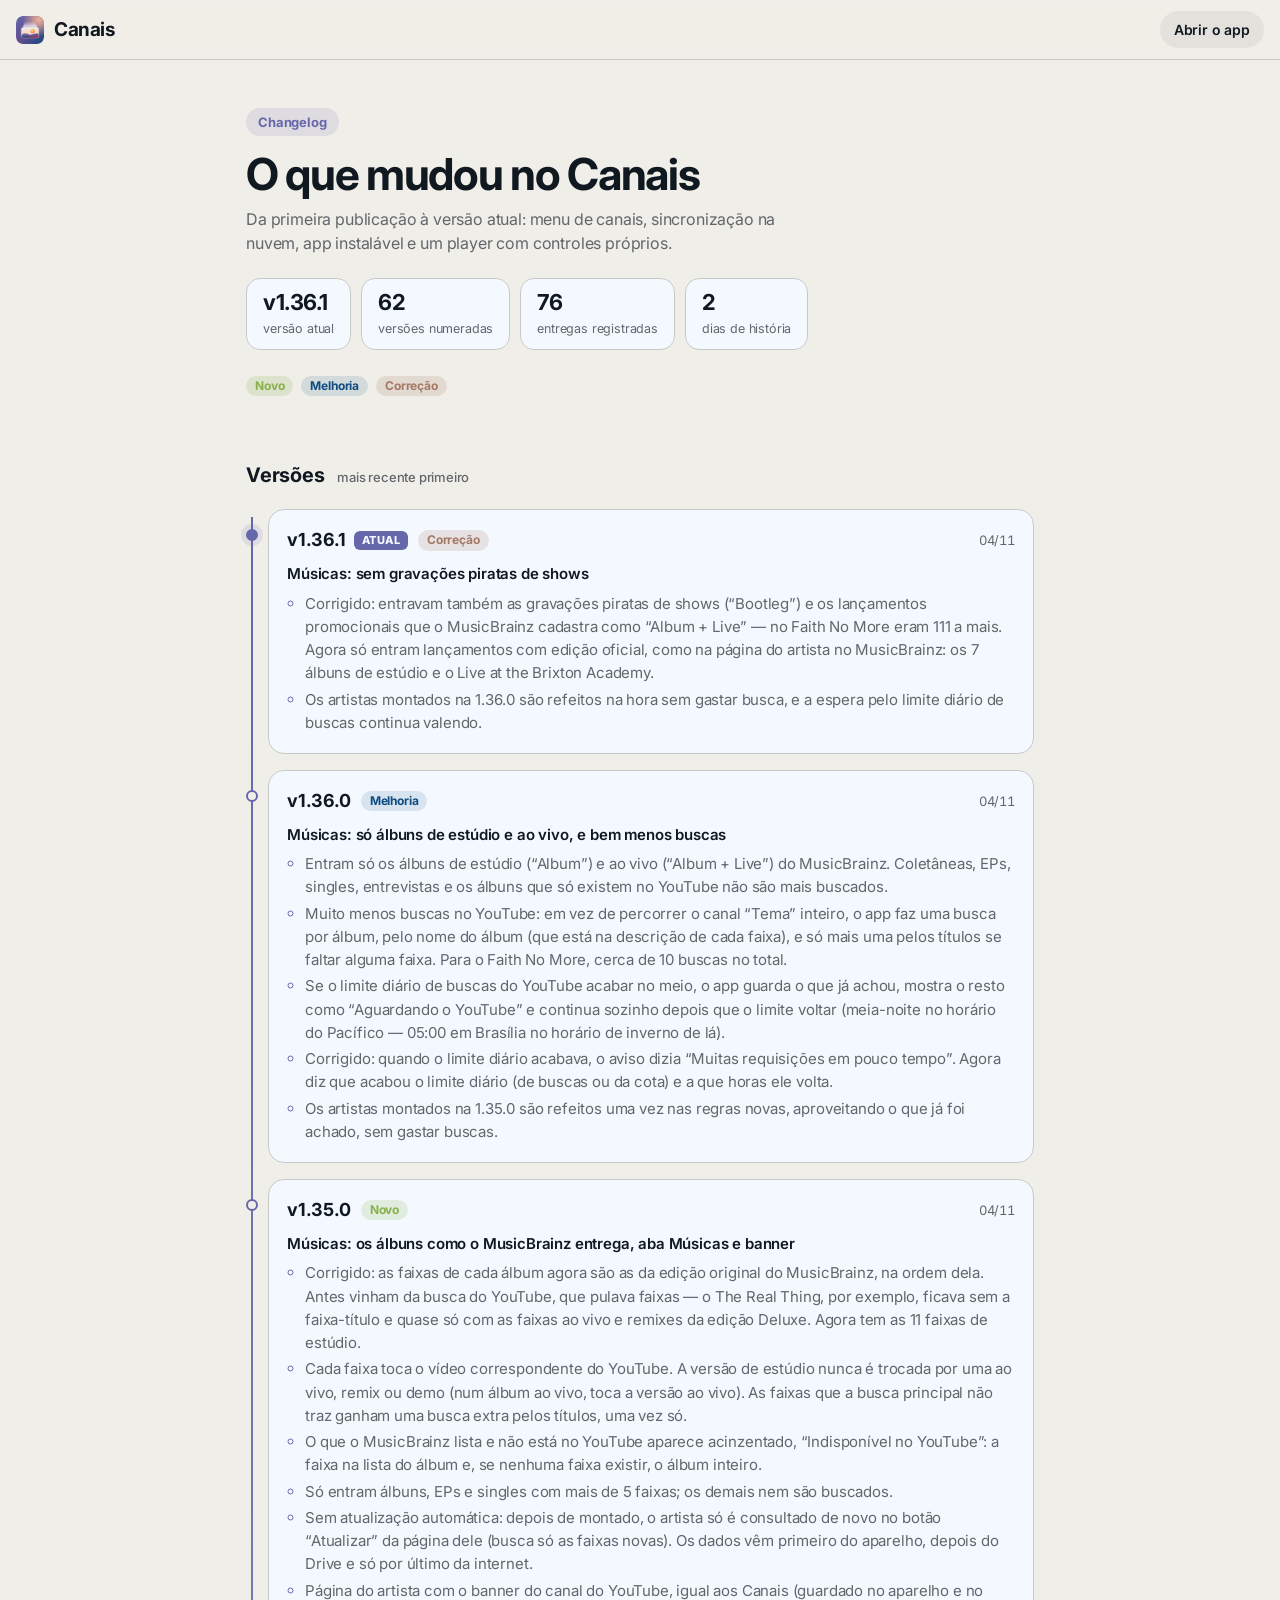
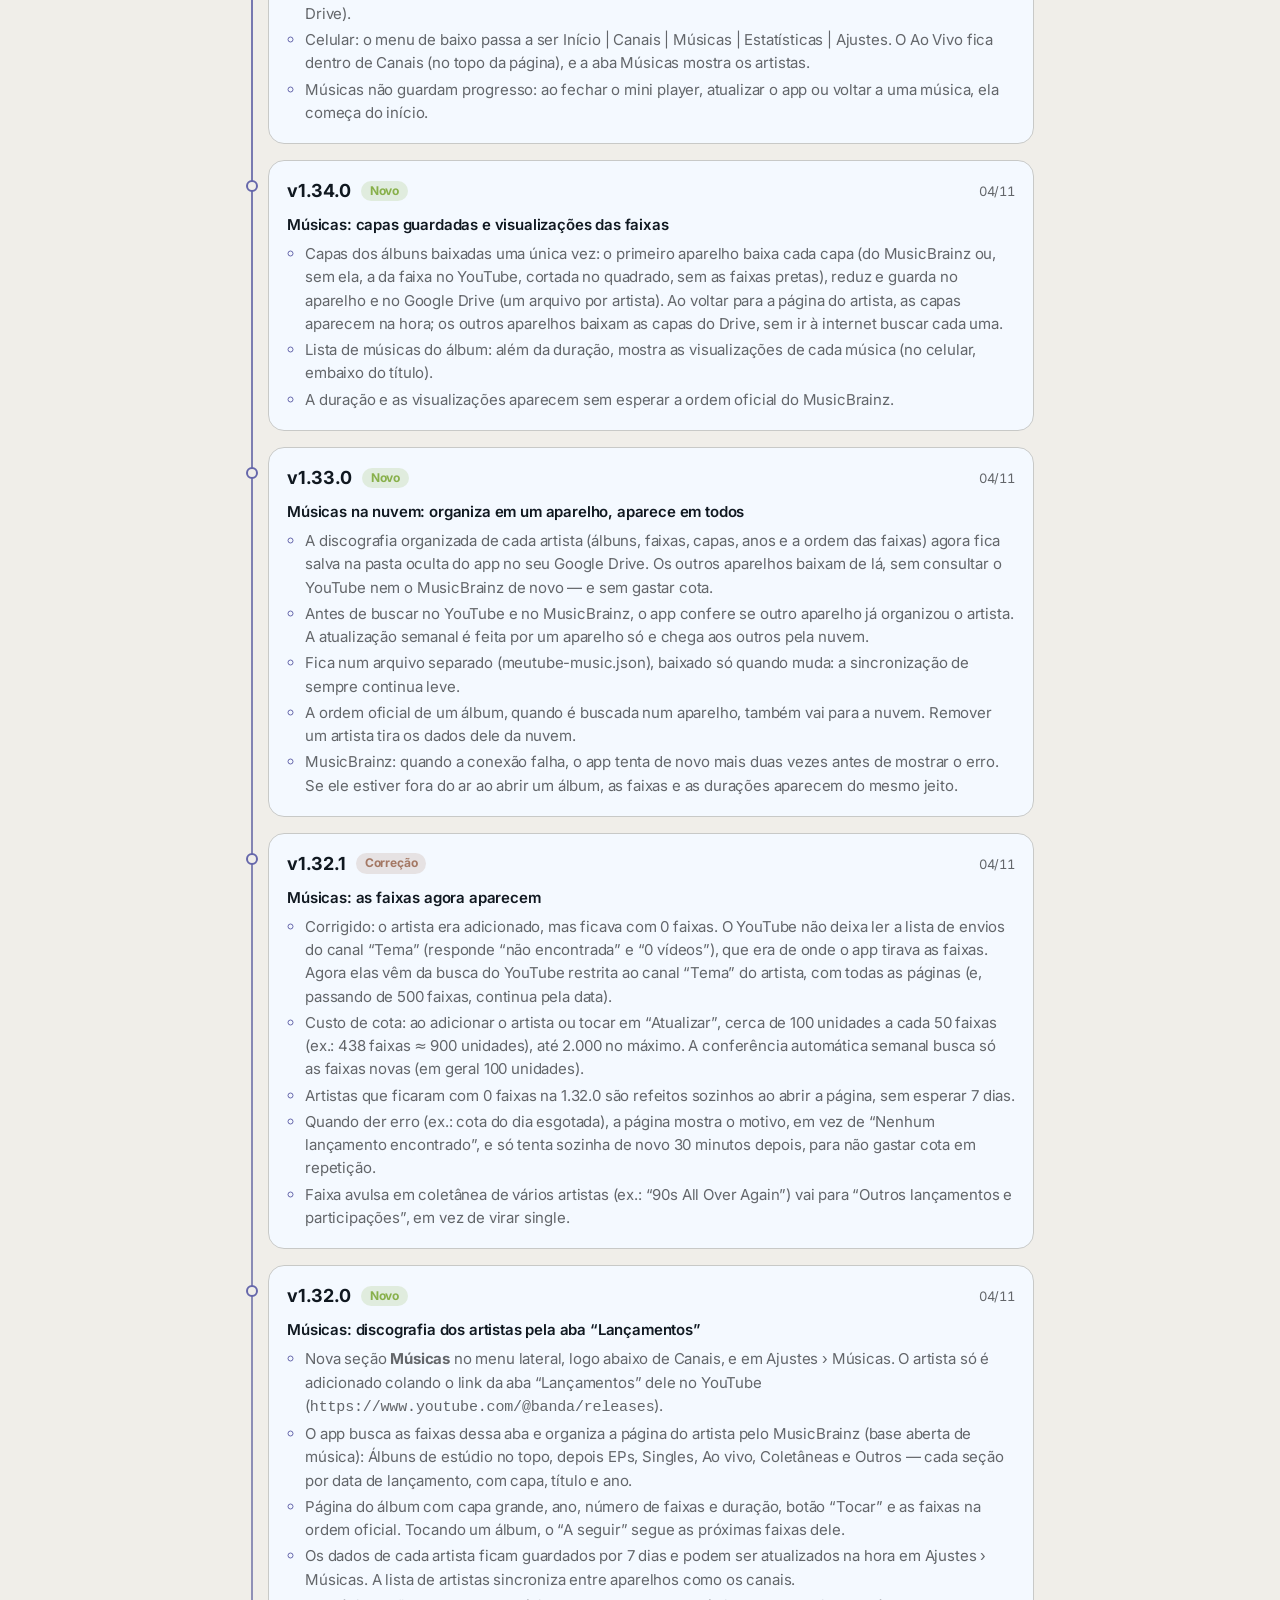
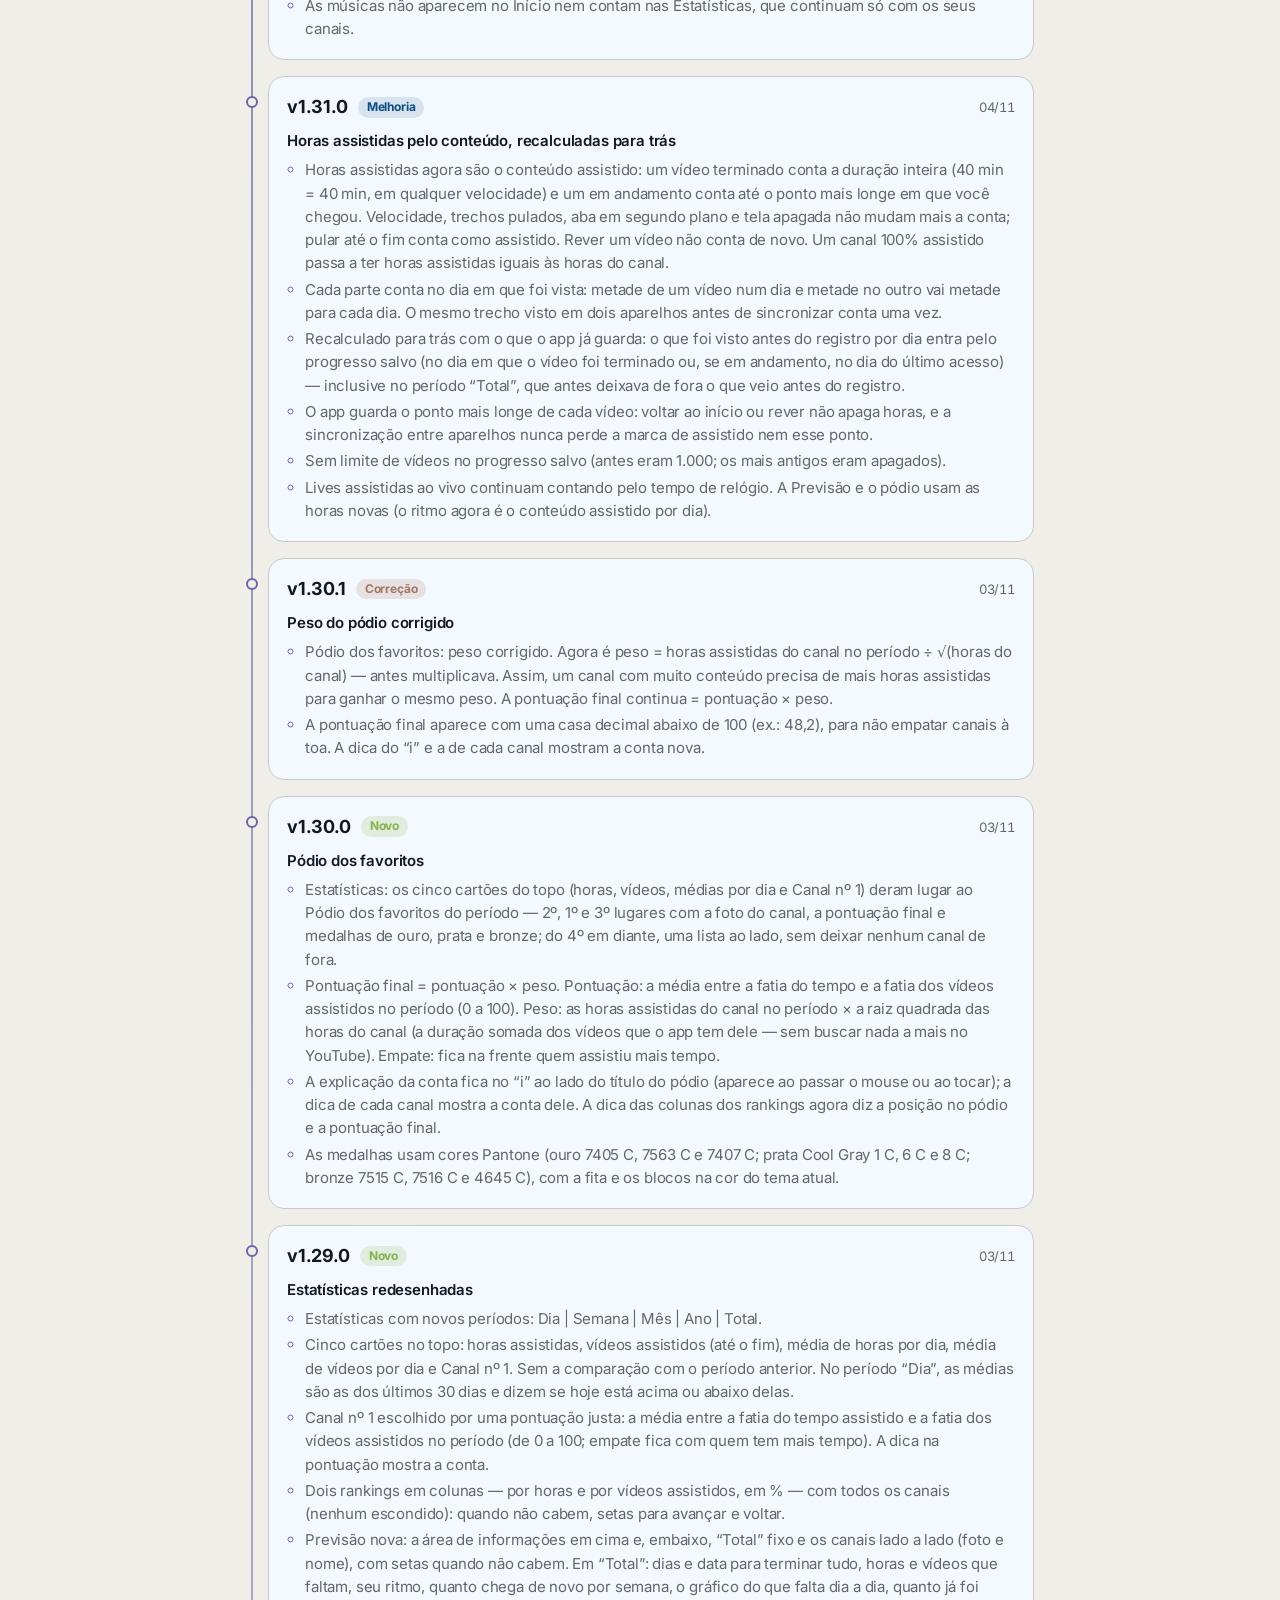
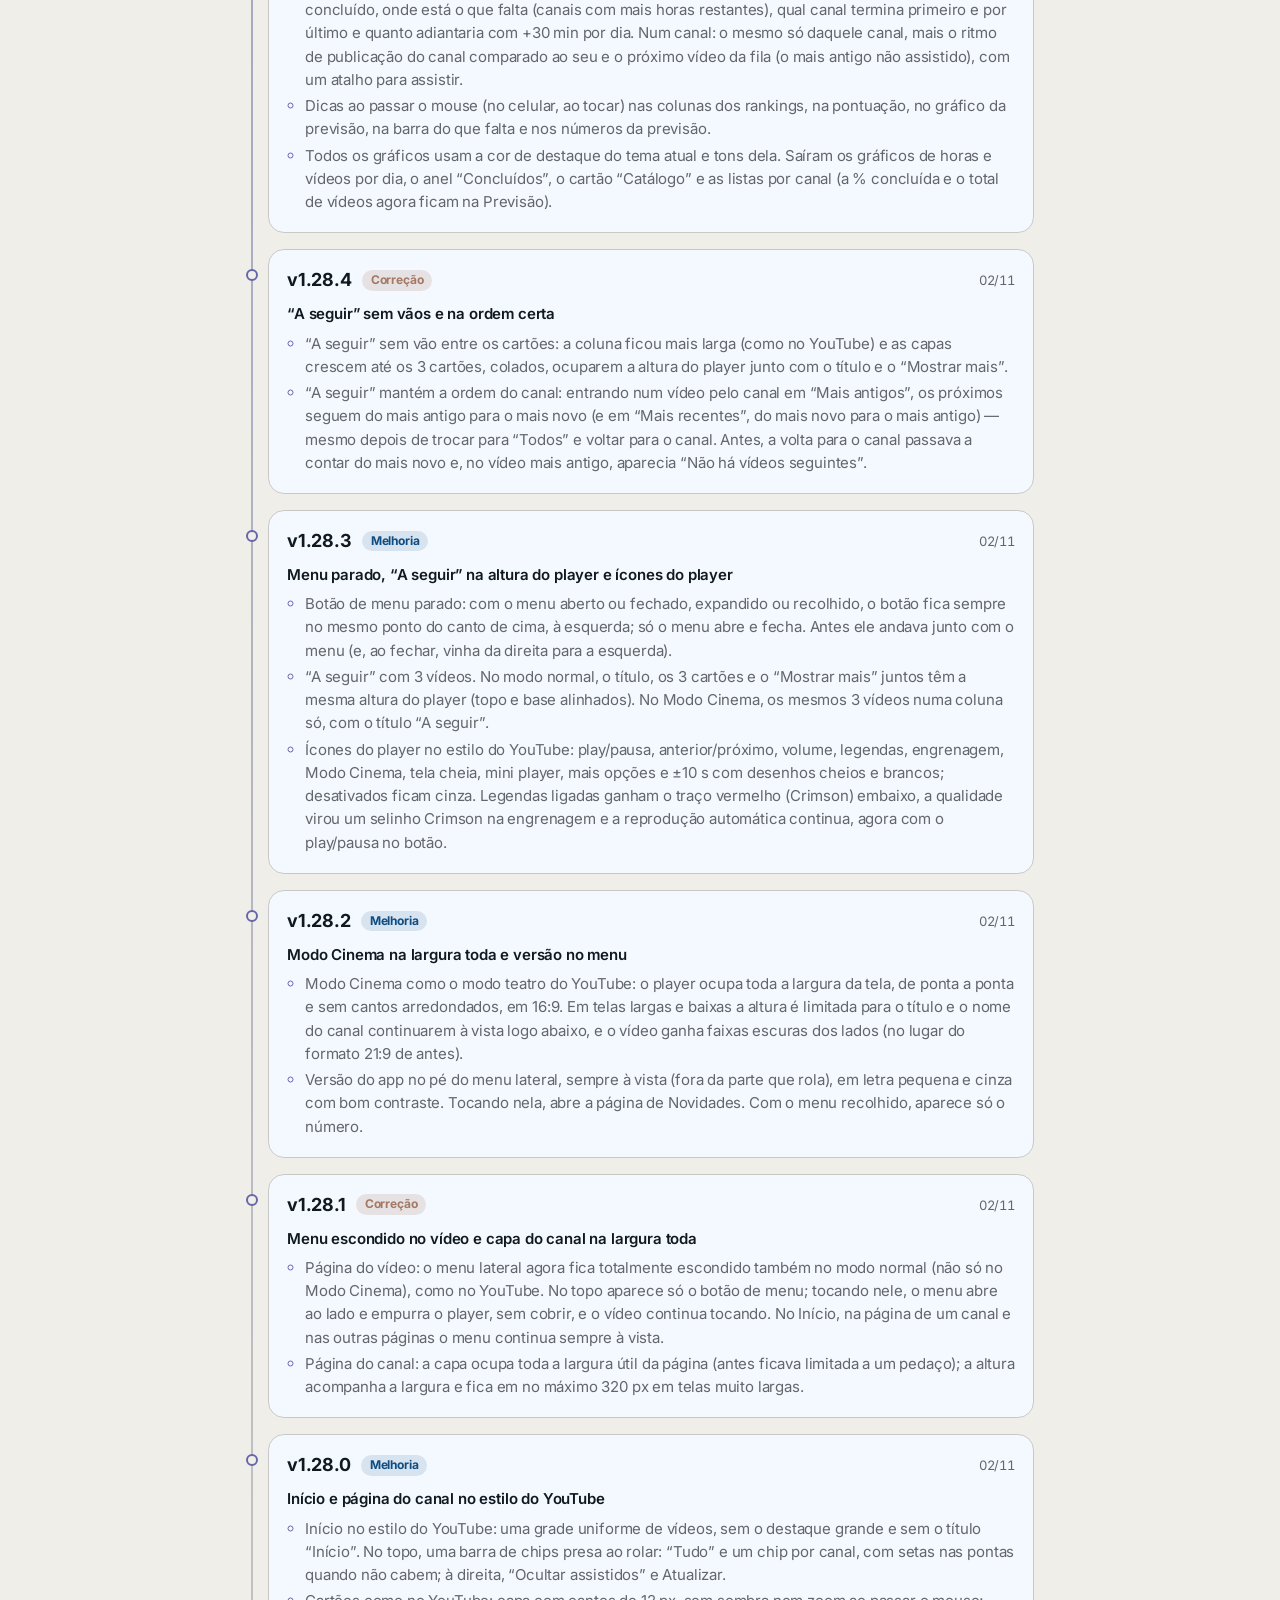
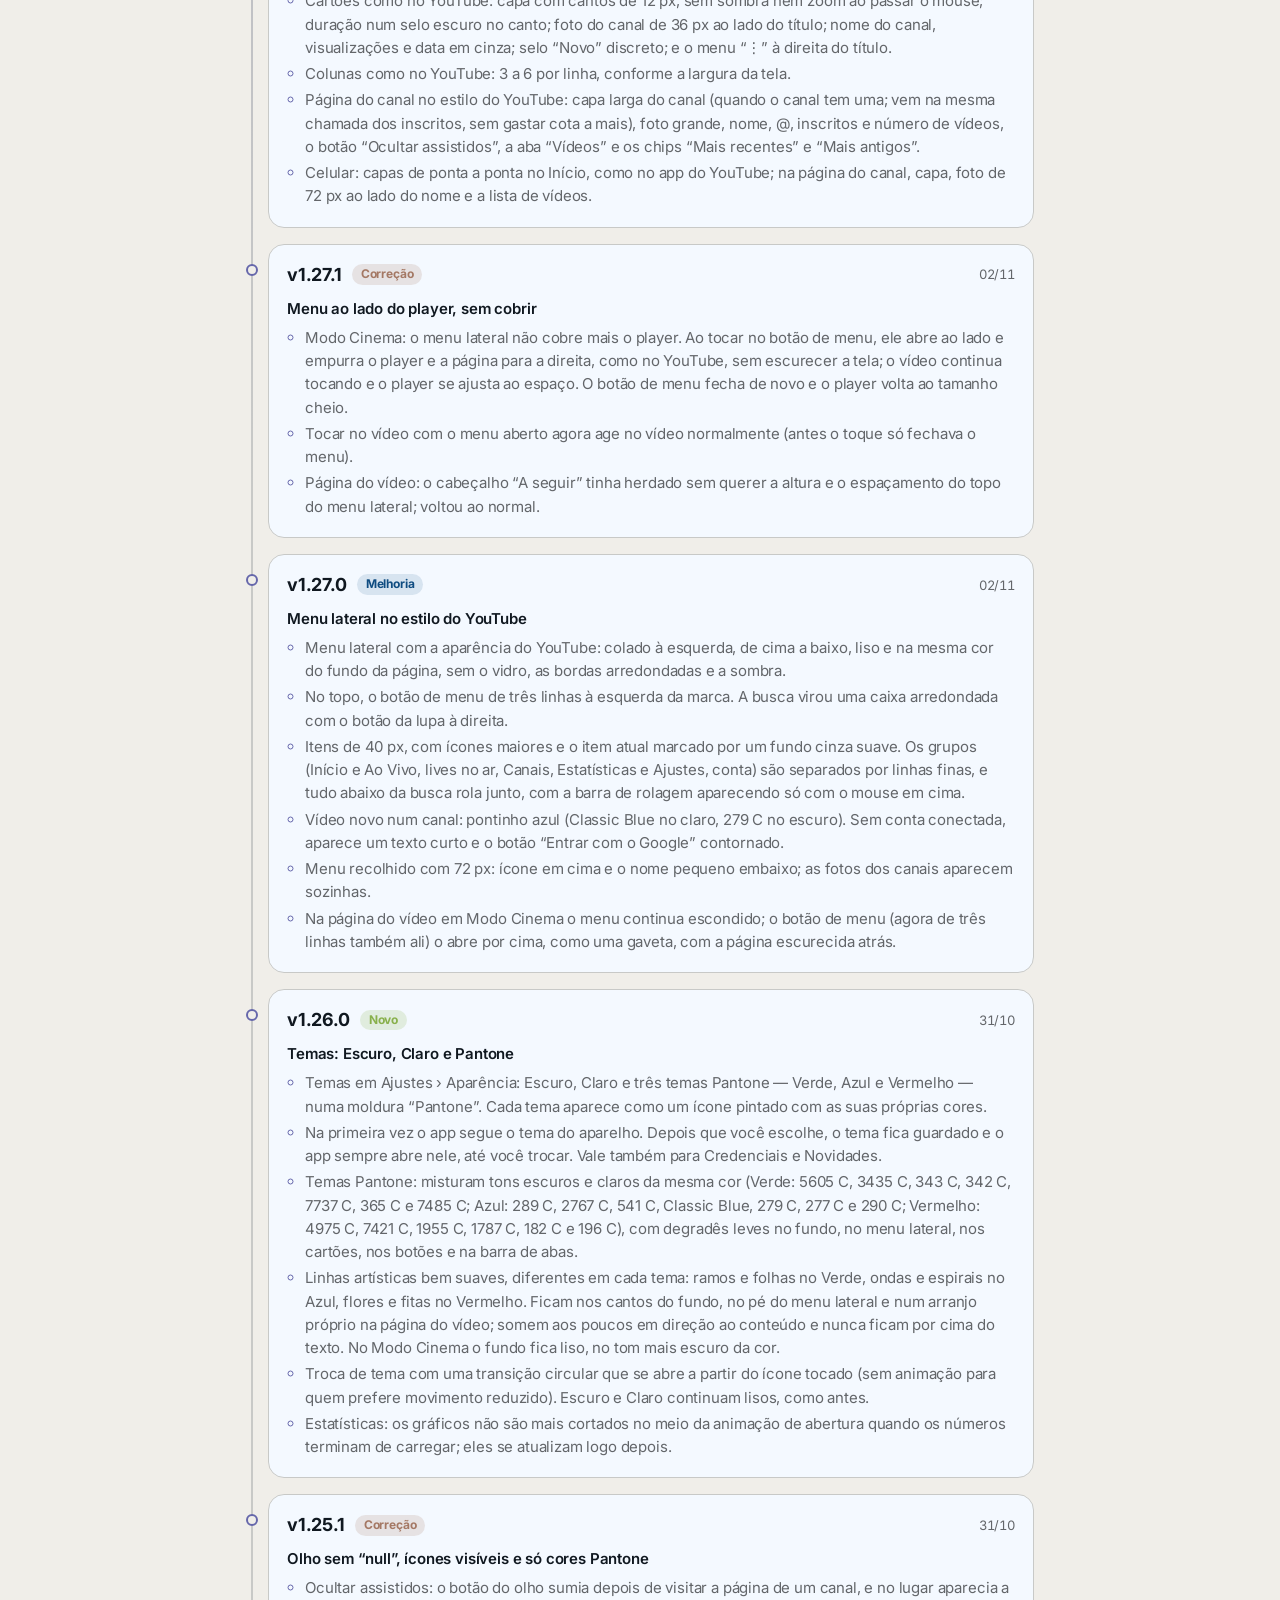
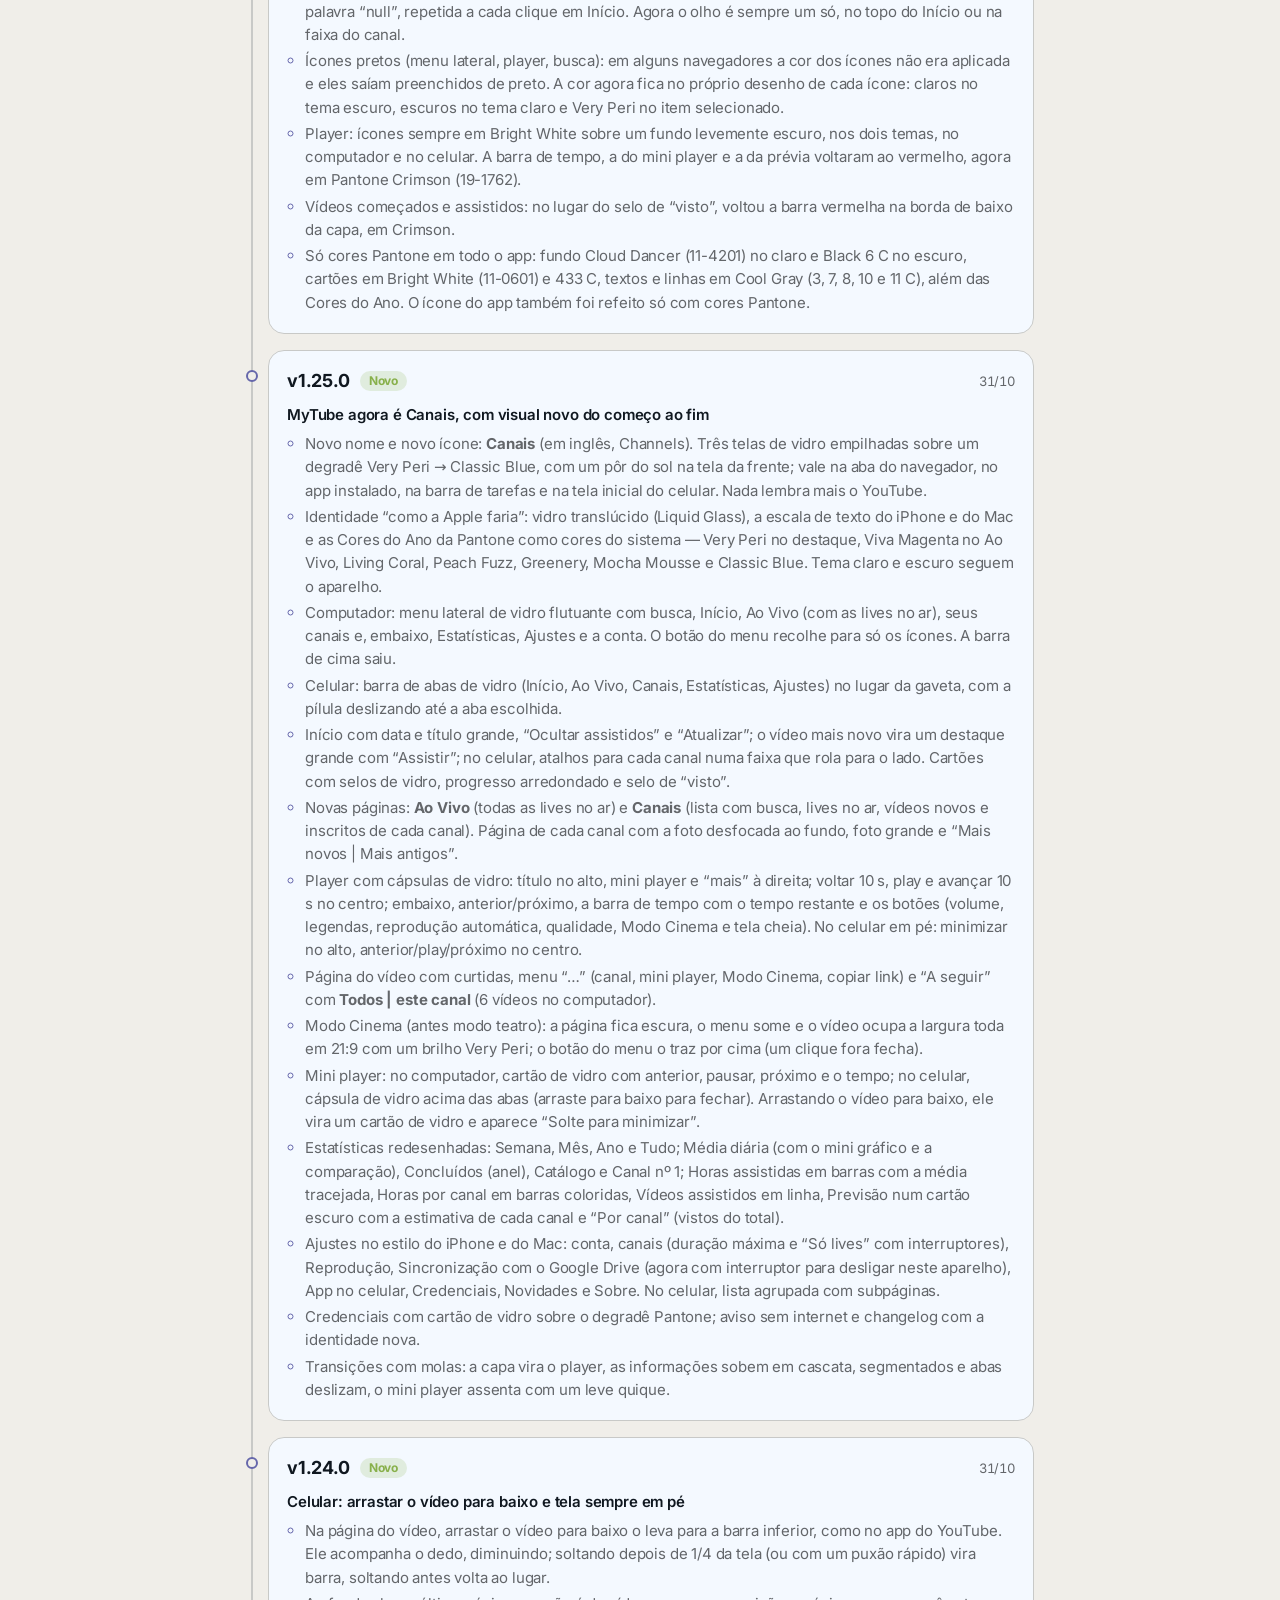
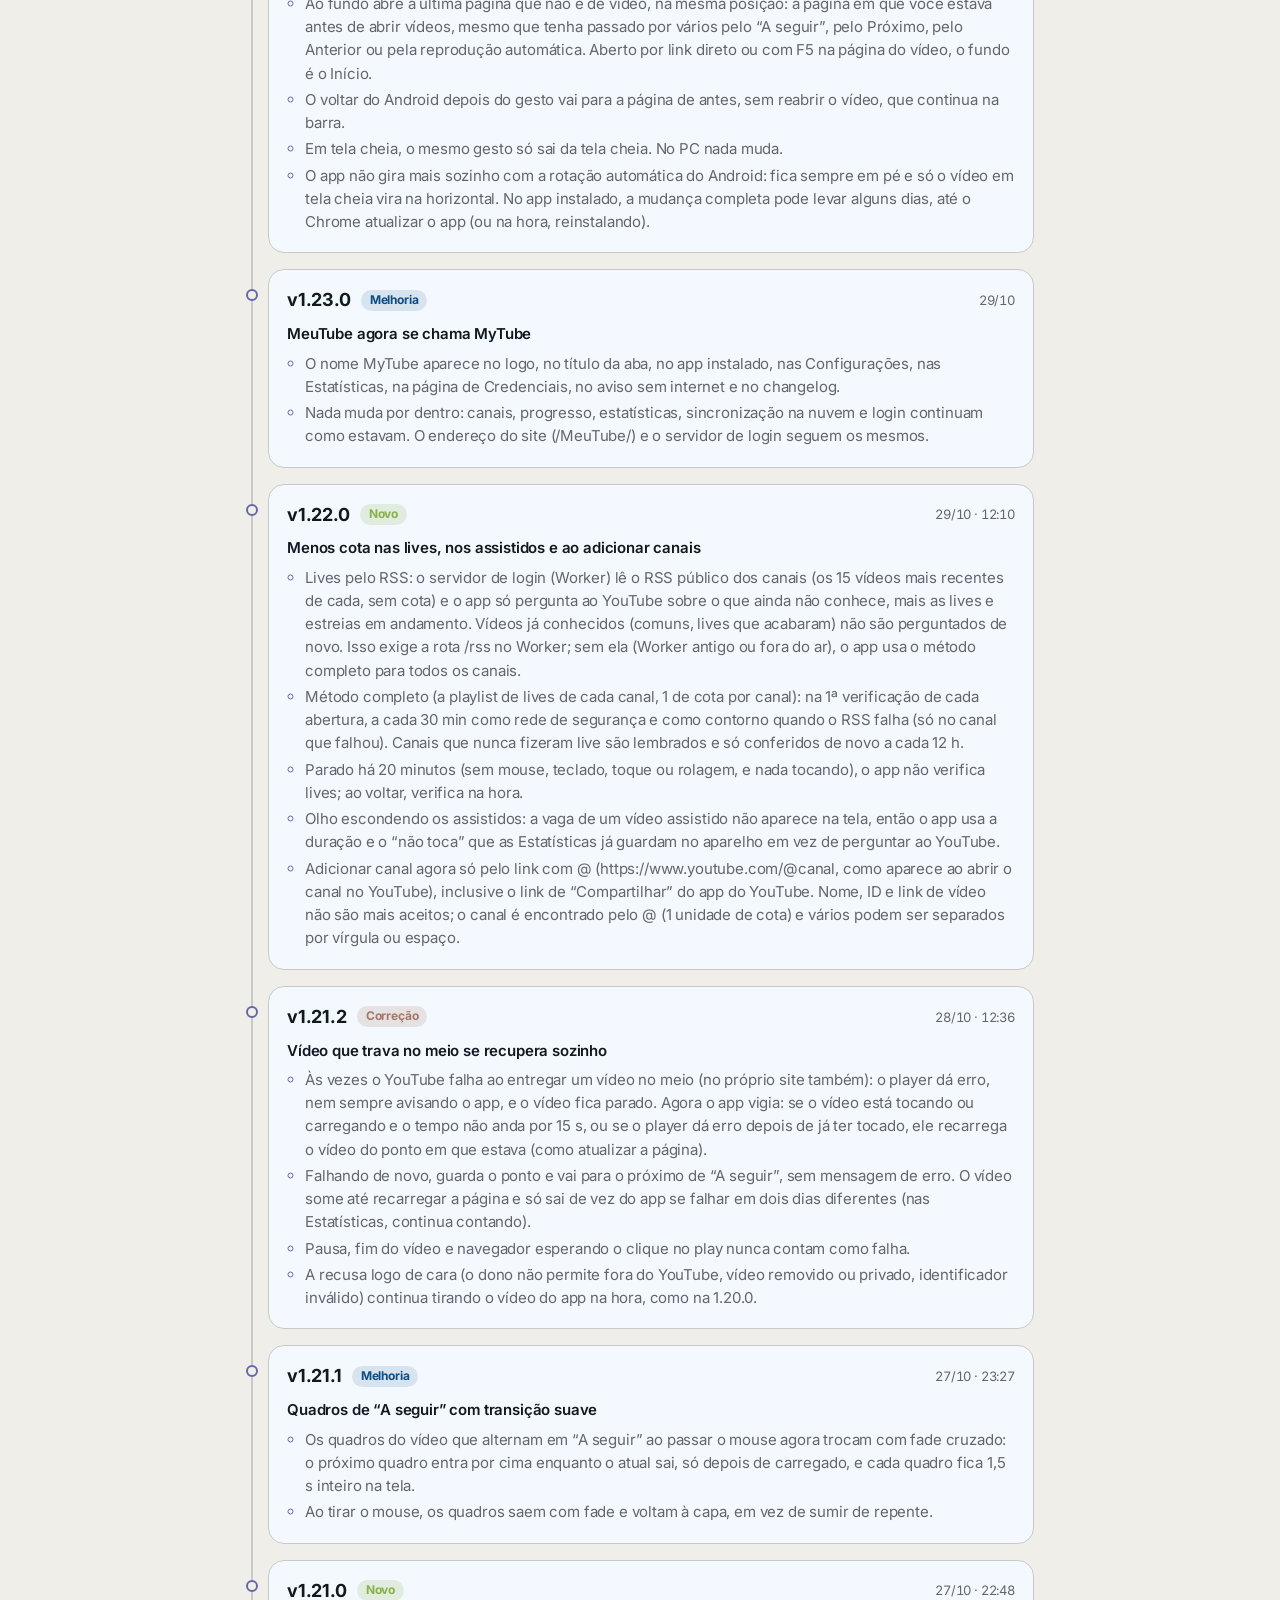
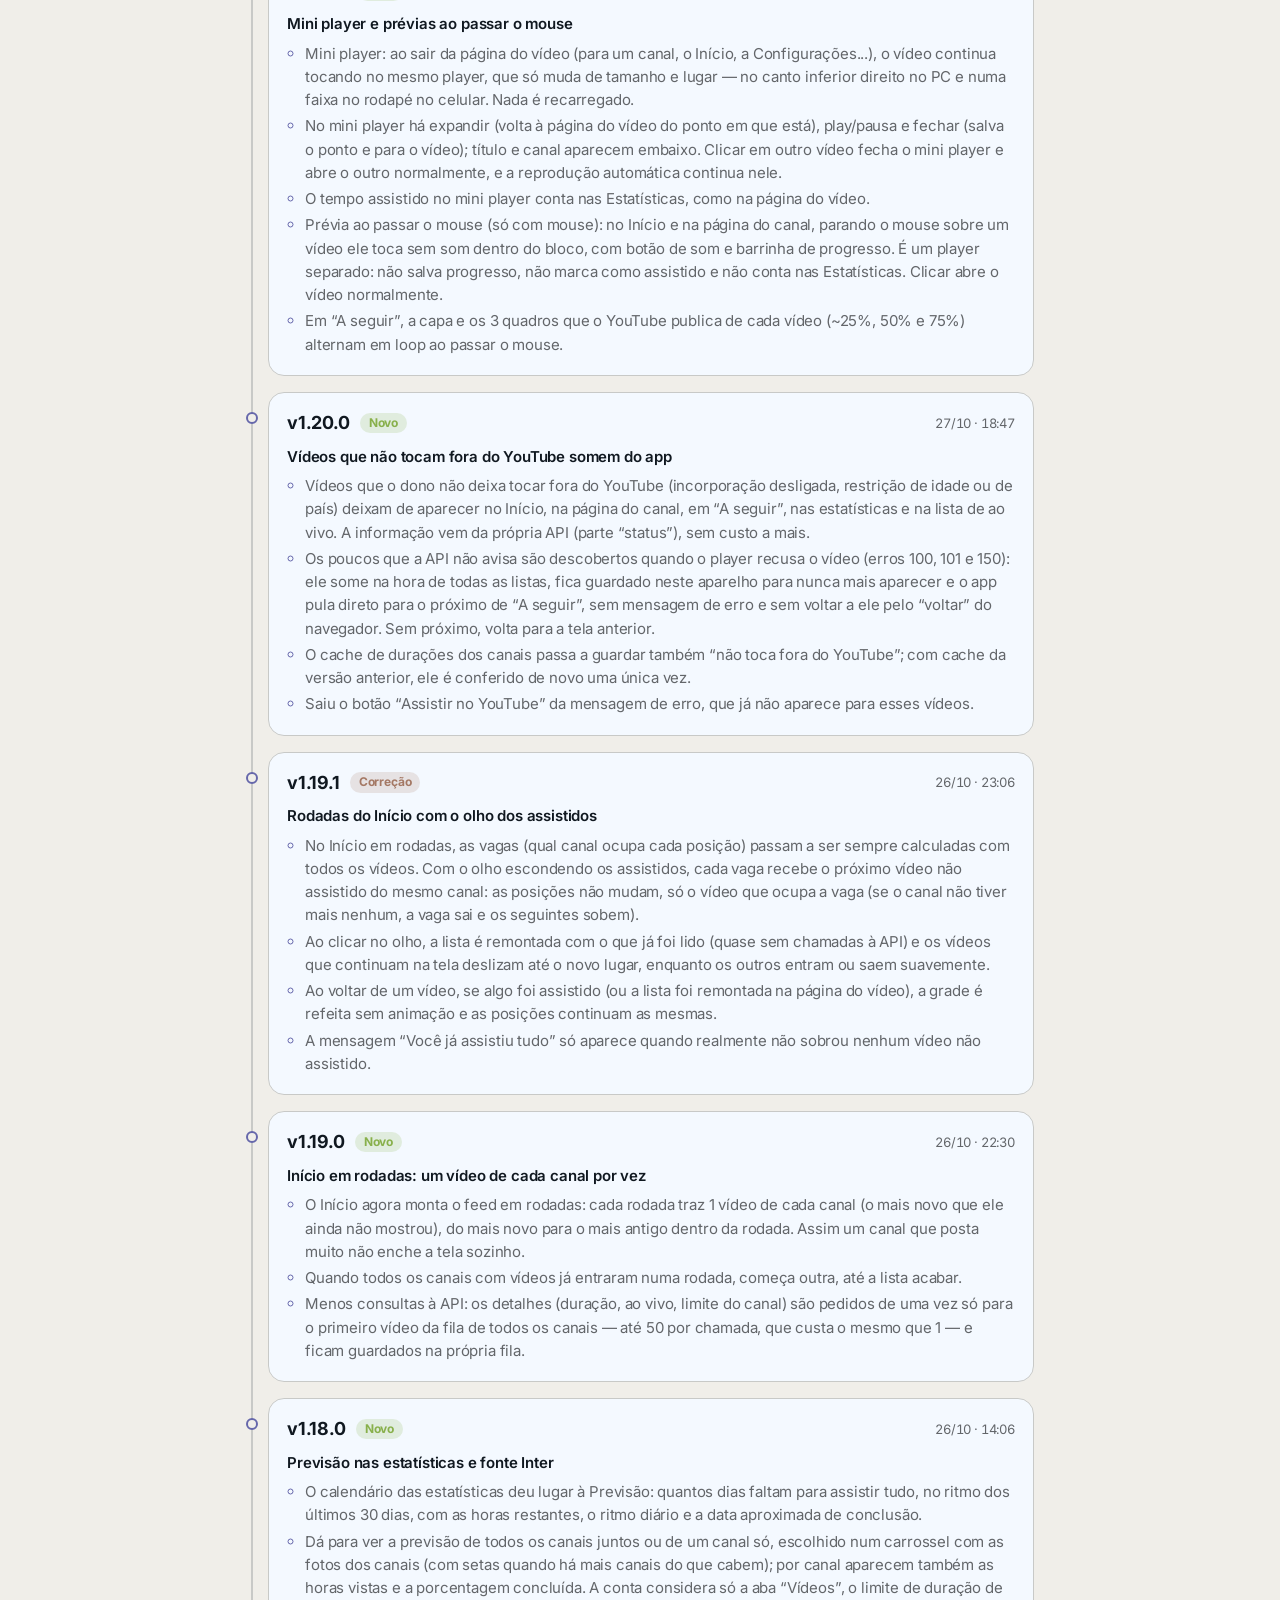
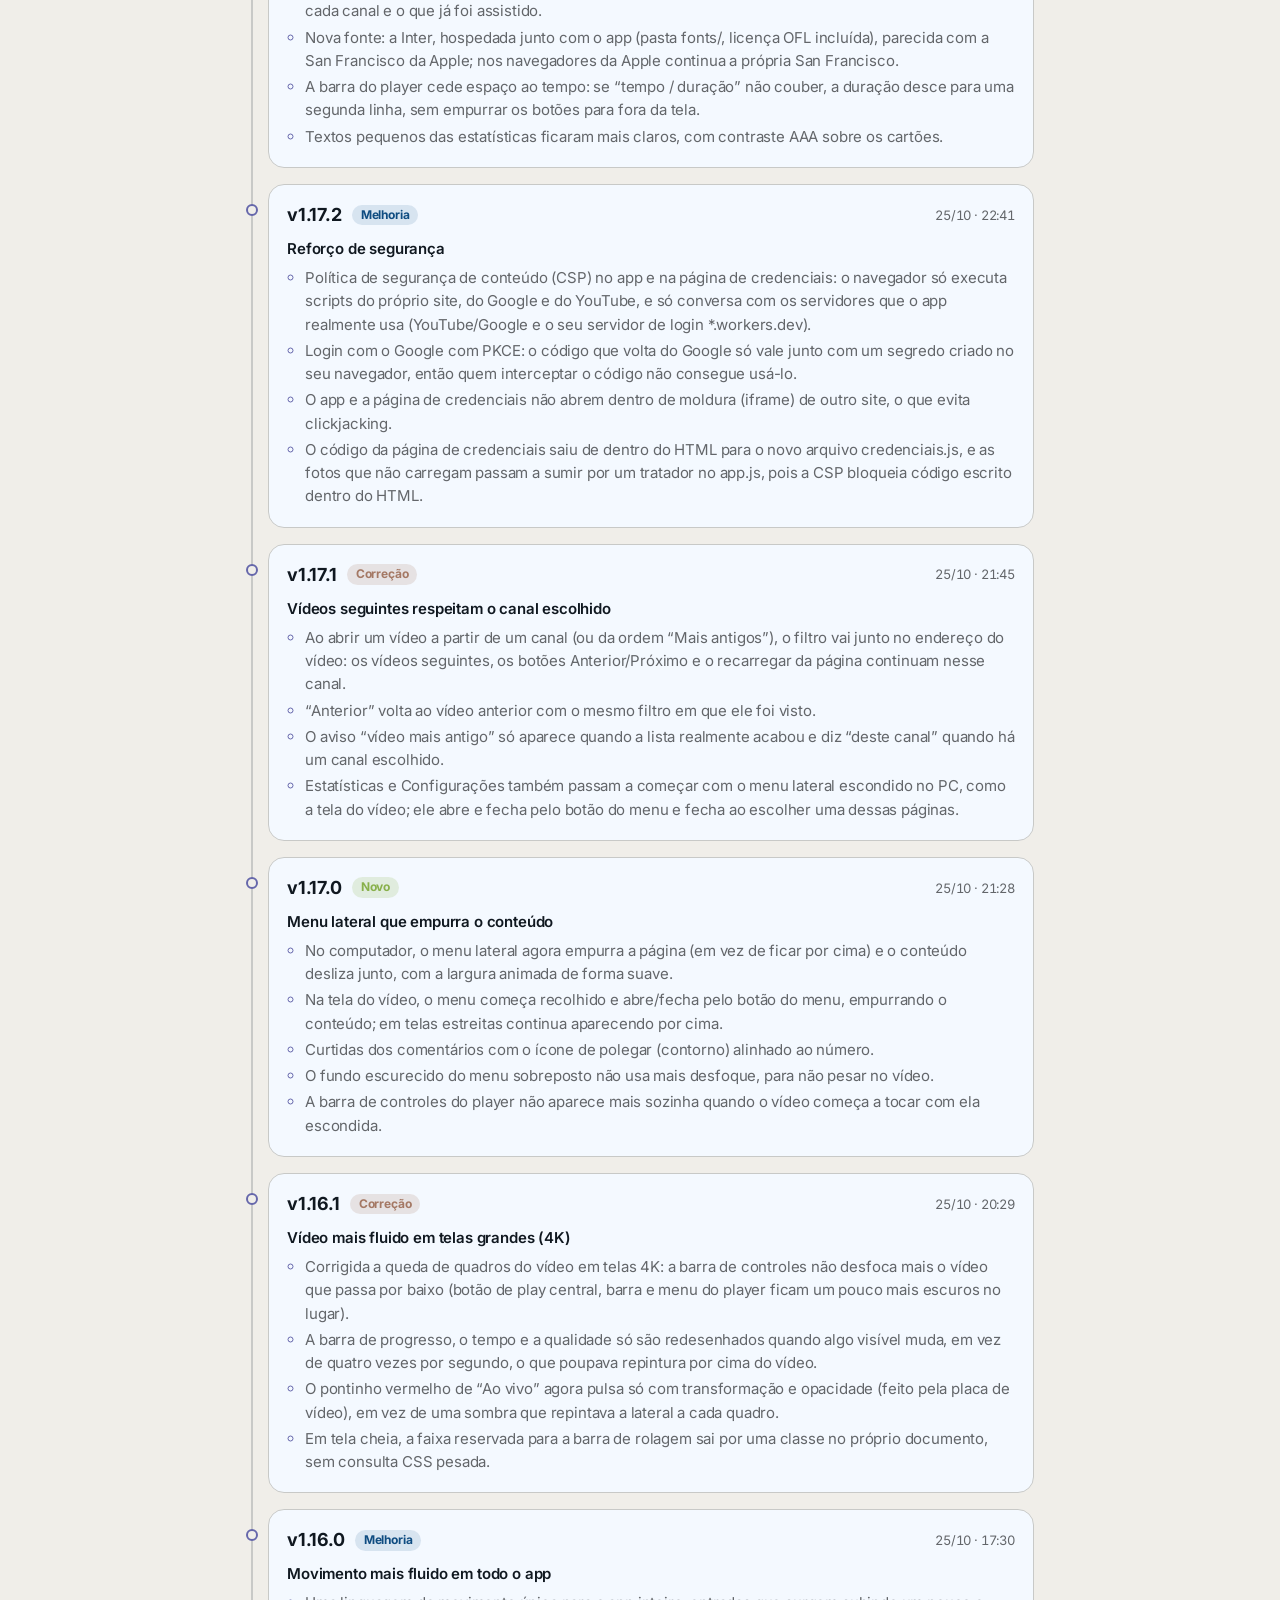
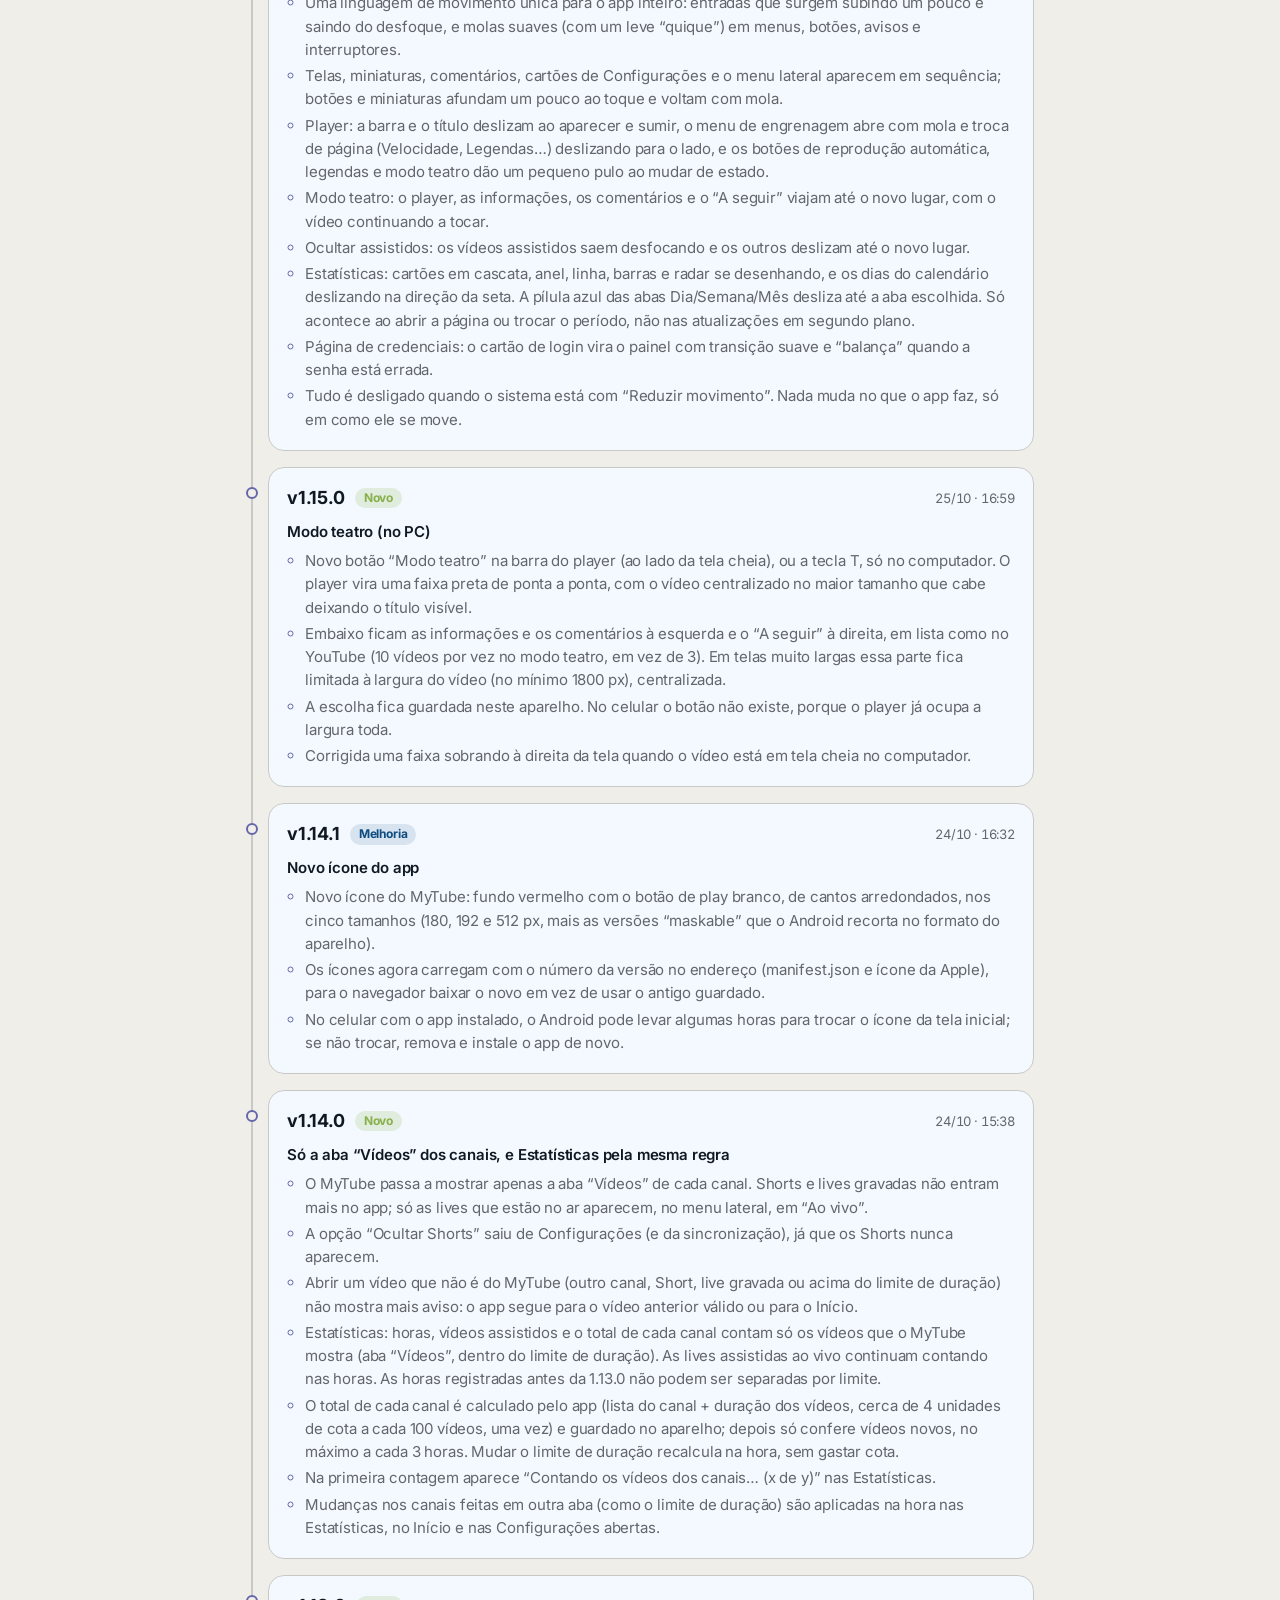
<file: MeuTube/changelog.html>
<!doctype html>
<html lang="pt-BR">
<head>
  <meta charset="utf-8">
  <meta name="viewport" content="width=device-width, initial-scale=1, viewport-fit=cover">
  <meta name="theme-color" content="#F0EEE9" media="(prefers-color-scheme: light)">
  <meta name="theme-color" content="#101820" media="(prefers-color-scheme: dark)">
  <script src="theme.js?v=1.36.1"></script>
  <title>Novidades · Canais</title>
  <meta name="description" content="Tudo o que mudou no Canais (antes MeuTube e MyTube), da primeira publicação até a v1.36.1.">
  <link rel="icon" type="image/svg+xml" href="icons/favicon.svg?v=1.36.1">
  <style>
    @font-face { font-family: "Inter"; font-weight: 100 900; font-display: swap; src: url("fonts/inter-latin.woff2") format("woff2"); }
    :root {
      --bg:#F0EEE9; --surface:#F4F9FF; --surface-2:rgba(147,149,151,.14); --border:#C8C9C7;
      --text:#101820; --muted:#63666A; --accent:#6667AB; --accent-soft:rgba(102,103,171,.13);
      --new:#88B04B; --new-bg:rgba(136,176,75,.18);
      --imp:#0F4C81; --imp-bg:rgba(15,76,129,.12);
      --fix:#A47864; --fix-bg:rgba(164,120,100,.18);
      --rev:#63666A; --rev-bg:rgba(147,149,151,.14);
      --ease:cubic-bezier(.16,1,.3,1);
      color-scheme: light;
    }
    :root[data-scheme="dark"] {
      --bg:#101820; --surface:#1D252D; --surface-2:rgba(147,149,151,.24); --border:#53565A;
      --text:#F4F9FF; --muted:#C8C9C7; --accent:#6667AB; --accent-soft:rgba(102,103,171,.24);
      --new:#88B04B; --new-bg:rgba(136,176,75,.2);
      --imp:#6667AB; --imp-bg:rgba(15,76,129,.35);
      --fix:#FFBE98; --fix-bg:rgba(164,120,100,.25);
      --rev:#C8C9C7; --rev-bg:rgba(147,149,151,.24);
      color-scheme: dark;
    }
    /* Temas Pantone (escolhidos em Ajustes › Aparência) */
    :root[data-theme="green"] { --bg:#154734; --surface:#115740; --surface-2:rgba(208,222,187,.14); --border:rgba(208,222,187,.2); --muted:#D0DEBB; --accent:#C2E189; --accent-soft:rgba(194,225,137,.16); --imp:#C2E189; }
    :root[data-theme="blue"]  { --bg:#13294B; --surface:#003C71; --surface-2:rgba(185,217,235,.14); --border:rgba(185,217,235,.2); --muted:#B9D9EB; --accent:#ABCAE9; --accent-soft:rgba(171,202,233,.16); --imp:#ABCAE9; }
    :root[data-theme="red"]   { --bg:#3F2021; --surface:#651D32; --surface-2:rgba(236,199,205,.14); --border:rgba(236,199,205,.2); --muted:#ECC7CD; --accent:#FABBCB; --accent-soft:rgba(250,187,203,.16); --imp:#FABBCB; }
    *, *::before, *::after { box-sizing:border-box; }
    html { scroll-behavior:smooth; -webkit-text-size-adjust:100%; }
    body {
      margin:0; min-height:100vh; background:var(--bg); color:var(--text);
      font:15px/1.55 -apple-system,"Inter",system-ui,"Segoe UI",Roboto,sans-serif; letter-spacing:-.011em;
      -webkit-font-smoothing:antialiased;
    }
    a { color:inherit; }
    .wrap { max-width:820px; margin:0 auto; padding:0 max(16px, env(safe-area-inset-left)) 72px; }

    .top {
      position:sticky; top:0; z-index:5; display:flex; align-items:center; gap:12px;
      height:60px; padding:0 max(16px, env(safe-area-inset-left));
      background:color-mix(in srgb, var(--bg) 80%, transparent);
      backdrop-filter:saturate(180%) blur(16px); -webkit-backdrop-filter:saturate(180%) blur(16px);
      border-bottom:1px solid var(--border);
    }
    .brand { display:flex; align-items:center; gap:10px; text-decoration:none; font-size:19px; letter-spacing:-.02em; }
    .brand svg { width:30px; height:22px; color:var(--accent); transition:transform .3s var(--ease); }
    .brand:hover svg { transform:scale(1.08) rotate(-4deg); }
    .back {
      margin-left:auto; padding:8px 14px; border-radius:999px; text-decoration:none;
      font-weight:600; font-size:14px; background:var(--surface-2); transition:background .2s;
    }
    .back:hover { background:var(--border); }

    .hero { padding:48px 0 28px; animation:rise .6s var(--ease) both; }
    .hero .eyebrow {
      display:inline-flex; align-items:center; gap:8px; padding:4px 12px; border-radius:999px;
      background:var(--accent-soft); color:var(--accent); font-size:13px; font-weight:700;
    }
    .hero h1 { margin:14px 0 8px; font-size:clamp(30px,6vw,44px); line-height:1.1; letter-spacing:-.03em; }
    .hero p { margin:0; max-width:56ch; color:var(--muted); font-size:16px; }
    .stats { display:flex; flex-wrap:wrap; gap:10px; margin-top:22px; }
    .stat { padding:10px 16px; border-radius:14px; background:var(--surface); border:1px solid var(--border); }
    .stat b { display:block; font-size:22px; letter-spacing:-.02em; line-height:1.2; }
    .stat span { font-size:12.5px; color:var(--muted); }

    .legend { display:flex; flex-wrap:wrap; gap:8px; margin:26px 0 0; }
    .tabs { display:flex; gap:6px; margin:30px 0 8px; border-bottom:1px solid var(--border); }
    .tabs a {
      padding:10px 14px; text-decoration:none; font-weight:600; color:var(--muted);
      border-bottom:2px solid transparent; margin-bottom:-1px; transition:color .2s;
    }
    .tabs a:hover { color:var(--text); }
    .tabs a.on { color:var(--text); border-color:var(--accent); }

    h2.sec { margin:36px 0 18px; font-size:20px; letter-spacing:-.01em; scroll-margin-top:76px; }
    h2.sec small { margin-left:8px; font-size:13px; font-weight:500; color:var(--muted); }

    .tag {
      display:inline-block; padding:1px 9px; border-radius:999px; font-size:12px; font-weight:700; white-space:nowrap;
    }
    .tag.new { color:var(--new); background:var(--new-bg); }
    .tag.imp { color:var(--imp); background:var(--imp-bg); }
    .tag.fix { color:var(--fix); background:var(--fix-bg); }
    .tag.rev { color:var(--rev); background:var(--rev-bg); }

    /* Linha do tempo */
    .timeline { list-style:none; margin:0; padding:0 0 0 22px; position:relative; }
    .timeline::before {
      content:""; position:absolute; left:5px; top:8px; bottom:8px; width:2px;
      background:linear-gradient(var(--accent), var(--border) 30%, var(--border));
    }
    .entry { position:relative; margin-bottom:16px; animation:rise .5s var(--ease) both; animation-delay:calc(var(--i,0) * 40ms); }
    .dot {
      position:absolute; left:-22px; top:20px; width:12px; height:12px; border-radius:50%;
      background:var(--bg); border:2px solid var(--accent);
    }
    .entry:first-child .dot { background:var(--accent); box-shadow:0 0 0 5px var(--accent-soft); }
    .card {
      padding:16px 18px; border-radius:16px; background:var(--surface); border:1px solid var(--border);
      transition:transform .25s var(--ease), border-color .25s;
    }
    .card:hover { transform:translateY(-2px); border-color:color-mix(in srgb, var(--accent) 45%, var(--border)); }
    .card header { display:flex; flex-wrap:wrap; align-items:center; gap:8px 10px; }
    .card h3 { margin:0; font-size:18px; letter-spacing:-.01em; display:flex; align-items:center; gap:8px; }
    .now {
      padding:1px 8px; border-radius:6px; background:var(--accent); color:#F4F9FF;
      font-size:11px; font-weight:800; letter-spacing:.04em; text-transform:uppercase;
    }
    time { margin-left:auto; font-size:13px; color:var(--muted); font-variant-numeric:tabular-nums; white-space:nowrap; }
    .title { margin:8px 0 6px; font-weight:600; }
    .card ul { margin:0; padding-left:18px; color:var(--muted); }
    .card li { margin:3px 0; }
    .card li::marker { color:var(--accent); }

    /* Antes do versionamento */
    .prelist { list-style:none; margin:0; padding:0; border:1px solid var(--border); border-radius:16px; background:var(--surface); overflow:hidden; }
    .prelist li {
      display:grid; grid-template-columns:104px auto 1fr; gap:6px 12px; align-items:baseline;
      padding:12px 16px; border-top:1px solid var(--border);
    }
    .prelist li:first-child { border-top:0; }
    .prelist time { margin:0; }
    .prelist .txt { min-width:0; }

    .map { margin-top:36px; border:1px solid var(--border); border-radius:16px; background:var(--surface); padding:4px 20px; }
    .map summary { cursor:pointer; padding:14px 0; font-weight:600; }
    .map p { margin:0 0 12px; color:var(--muted); }
    .map p strong { color:var(--text); }
    .map table { width:100%; border-collapse:collapse; margin:4px 0 16px; font-variant-numeric:tabular-nums; }
    .map th, .map td { text-align:left; padding:8px 10px; border-top:1px solid var(--border); font-size:14px; }
    .map th { color:var(--muted); font-weight:600; border-top:0; }
    footer { margin-top:48px; padding-top:20px; border-top:1px solid var(--border); color:var(--muted); font-size:13px; }

    @keyframes rise { from { opacity:0; transform:translateY(14px); } }
    @media (max-width:560px) {
      .prelist li { grid-template-columns:auto 1fr; }
      .prelist .txt { grid-column:1 / -1; }
      time { margin-left:0; }
      .brand span { display:none; }
    }
    @media (prefers-reduced-motion:reduce) {
      html { scroll-behavior:auto; }
      *, *::before, *::after { animation-duration:.01ms !important; animation-delay:0ms !important; transition-duration:.01ms !important; }
    }
  </style>
</head>
<body>
  <header class="top">
    <a class="brand" href="./" aria-label="Voltar ao Canais">
      <img src="icons/favicon.svg?v=1.36.1" alt="" width="28" height="28" style="border-radius:7px">
      <span><strong>Canais</strong></span>
    </a>
    <a class="back" href="./">Abrir o app</a>
  </header>

  <main class="wrap">
    <section class="hero">
      <span class="eyebrow">Changelog</span>
      <h1>O que mudou no Canais</h1>
      <p>Da primeira publicação à versão atual: menu de canais, sincronização na nuvem, app instalável e um player com controles próprios.</p>
      <div class="stats">
        <div class="stat"><b>v1.36.1</b><span>versão atual</span></div>
        <div class="stat"><b>62</b><span>versões numeradas</span></div>
        <div class="stat"><b>76</b><span>entregas registradas</span></div>
        <div class="stat"><b>2</b><span>dias de história</span></div>
      </div>
      <div class="legend" aria-label="Legenda">
        <span class="tag new">Novo</span><span class="tag imp">Melhoria</span><span class="tag fix">Correção</span>
      </div>
    </section>

    <h2 class="sec" id="versoes">Versões <small>mais recente primeiro</small></h2>
    <ol class="timeline">
    <li class="entry" style="--i:0">
      <div class="dot" aria-hidden="true"></div>
      <article class="card">
        <header>
          <h3><span class="ver">v1.36.1</span> <span class="now">atual</span></h3>
          <span class="tag fix">Correção</span>
          <time>04/11</time>
        </header>
        <p class="title">Músicas: sem gravações piratas de shows</p>
        <ul><li>Corrigido: entravam também as gravações piratas de shows (“Bootleg”) e os lançamentos promocionais que o MusicBrainz cadastra como “Album + Live” — no Faith No More eram 111 a mais. Agora só entram lançamentos com edição oficial, como na página do artista no MusicBrainz: os 7 álbuns de estúdio e o Live at the Brixton Academy.</li><li>Os artistas montados na 1.36.0 são refeitos na hora sem gastar busca, e a espera pelo limite diário de buscas continua valendo.</li></ul>
      </article>
    </li>
    <li class="entry" style="--i:1">
      <div class="dot" aria-hidden="true"></div>
      <article class="card">
        <header>
          <h3><span class="ver">v1.36.0</span></h3>
          <span class="tag imp">Melhoria</span>
          <time>04/11</time>
        </header>
        <p class="title">Músicas: só álbuns de estúdio e ao vivo, e bem menos buscas</p>
        <ul><li>Entram só os álbuns de estúdio (“Album”) e ao vivo (“Album + Live”) do MusicBrainz. Coletâneas, EPs, singles, entrevistas e os álbuns que só existem no YouTube não são mais buscados.</li><li>Muito menos buscas no YouTube: em vez de percorrer o canal “Tema” inteiro, o app faz uma busca por álbum, pelo nome do álbum (que está na descrição de cada faixa), e só mais uma pelos títulos se faltar alguma faixa. Para o Faith No More, cerca de 10 buscas no total.</li><li>Se o limite diário de buscas do YouTube acabar no meio, o app guarda o que já achou, mostra o resto como “Aguardando o YouTube” e continua sozinho depois que o limite voltar (meia-noite no horário do Pacífico — 05:00 em Brasília no horário de inverno de lá).</li><li>Corrigido: quando o limite diário acabava, o aviso dizia “Muitas requisições em pouco tempo”. Agora diz que acabou o limite diário (de buscas ou da cota) e a que horas ele volta.</li><li>Os artistas montados na 1.35.0 são refeitos uma vez nas regras novas, aproveitando o que já foi achado, sem gastar buscas.</li></ul>
      </article>
    </li>
    <li class="entry" style="--i:2">
      <div class="dot" aria-hidden="true"></div>
      <article class="card">
        <header>
          <h3><span class="ver">v1.35.0</span></h3>
          <span class="tag new">Novo</span>
          <time>04/11</time>
        </header>
        <p class="title">Músicas: os álbuns como o MusicBrainz entrega, aba Músicas e banner</p>
        <ul><li>Corrigido: as faixas de cada álbum agora são as da edição original do MusicBrainz, na ordem dela. Antes vinham da busca do YouTube, que pulava faixas — o The Real Thing, por exemplo, ficava sem a faixa-título e quase só com as faixas ao vivo e remixes da edição Deluxe. Agora tem as 11 faixas de estúdio.</li><li>Cada faixa toca o vídeo correspondente do YouTube. A versão de estúdio nunca é trocada por uma ao vivo, remix ou demo (num álbum ao vivo, toca a versão ao vivo). As faixas que a busca principal não traz ganham uma busca extra pelos títulos, uma vez só.</li><li>O que o MusicBrainz lista e não está no YouTube aparece acinzentado, “Indisponível no YouTube”: a faixa na lista do álbum e, se nenhuma faixa existir, o álbum inteiro.</li><li>Só entram álbuns, EPs e singles com mais de 5 faixas; os demais nem são buscados.</li><li>Sem atualização automática: depois de montado, o artista só é consultado de novo no botão “Atualizar” da página dele (busca só as faixas novas). Os dados vêm primeiro do aparelho, depois do Drive e só por último da internet.</li><li>Página do artista com o banner do canal do YouTube, igual aos Canais (guardado no aparelho e no Drive).</li><li>Celular: o menu de baixo passa a ser Início | Canais | Músicas | Estatísticas | Ajustes. O Ao Vivo fica dentro de Canais (no topo da página), e a aba Músicas mostra os artistas.</li><li>Músicas não guardam progresso: ao fechar o mini player, atualizar o app ou voltar a uma música, ela começa do início.</li></ul>
      </article>
    </li>
    <li class="entry" style="--i:3">
      <div class="dot" aria-hidden="true"></div>
      <article class="card">
        <header>
          <h3><span class="ver">v1.34.0</span></h3>
          <span class="tag new">Novo</span>
          <time>04/11</time>
        </header>
        <p class="title">Músicas: capas guardadas e visualizações das faixas</p>
        <ul><li>Capas dos álbuns baixadas uma única vez: o primeiro aparelho baixa cada capa (do MusicBrainz ou, sem ela, a da faixa no YouTube, cortada no quadrado, sem as faixas pretas), reduz e guarda no aparelho e no Google Drive (um arquivo por artista). Ao voltar para a página do artista, as capas aparecem na hora; os outros aparelhos baixam as capas do Drive, sem ir à internet buscar cada uma.</li><li>Lista de músicas do álbum: além da duração, mostra as visualizações de cada música (no celular, embaixo do título).</li><li>A duração e as visualizações aparecem sem esperar a ordem oficial do MusicBrainz.</li></ul>
      </article>
    </li>
    <li class="entry" style="--i:4">
      <div class="dot" aria-hidden="true"></div>
      <article class="card">
        <header>
          <h3><span class="ver">v1.33.0</span></h3>
          <span class="tag new">Novo</span>
          <time>04/11</time>
        </header>
        <p class="title">Músicas na nuvem: organiza em um aparelho, aparece em todos</p>
        <ul><li>A discografia organizada de cada artista (álbuns, faixas, capas, anos e a ordem das faixas) agora fica salva na pasta oculta do app no seu Google Drive. Os outros aparelhos baixam de lá, sem consultar o YouTube nem o MusicBrainz de novo — e sem gastar cota.</li><li>Antes de buscar no YouTube e no MusicBrainz, o app confere se outro aparelho já organizou o artista. A atualização semanal é feita por um aparelho só e chega aos outros pela nuvem.</li><li>Fica num arquivo separado (meutube-music.json), baixado só quando muda: a sincronização de sempre continua leve.</li><li>A ordem oficial de um álbum, quando é buscada num aparelho, também vai para a nuvem. Remover um artista tira os dados dele da nuvem.</li><li>MusicBrainz: quando a conexão falha, o app tenta de novo mais duas vezes antes de mostrar o erro. Se ele estiver fora do ar ao abrir um álbum, as faixas e as durações aparecem do mesmo jeito.</li></ul>
      </article>
    </li>
    <li class="entry" style="--i:5">
      <div class="dot" aria-hidden="true"></div>
      <article class="card">
        <header>
          <h3><span class="ver">v1.32.1</span></h3>
          <span class="tag fix">Correção</span>
          <time>04/11</time>
        </header>
        <p class="title">Músicas: as faixas agora aparecem</p>
        <ul><li>Corrigido: o artista era adicionado, mas ficava com 0 faixas. O YouTube não deixa ler a lista de envios do canal “Tema” (responde “não encontrada” e “0 vídeos”), que era de onde o app tirava as faixas. Agora elas vêm da busca do YouTube restrita ao canal “Tema” do artista, com todas as páginas (e, passando de 500 faixas, continua pela data).</li><li>Custo de cota: ao adicionar o artista ou tocar em “Atualizar”, cerca de 100 unidades a cada 50 faixas (ex.: 438 faixas ≈ 900 unidades), até 2.000 no máximo. A conferência automática semanal busca só as faixas novas (em geral 100 unidades).</li><li>Artistas que ficaram com 0 faixas na 1.32.0 são refeitos sozinhos ao abrir a página, sem esperar 7 dias.</li><li>Quando der erro (ex.: cota do dia esgotada), a página mostra o motivo, em vez de “Nenhum lançamento encontrado”, e só tenta sozinha de novo 30 minutos depois, para não gastar cota em repetição.</li><li>Faixa avulsa em coletânea de vários artistas (ex.: “90s All Over Again”) vai para “Outros lançamentos e participações”, em vez de virar single.</li></ul>
      </article>
    </li>
    <li class="entry" style="--i:6">
      <div class="dot" aria-hidden="true"></div>
      <article class="card">
        <header>
          <h3><span class="ver">v1.32.0</span></h3>
          <span class="tag new">Novo</span>
          <time>04/11</time>
        </header>
        <p class="title">Músicas: discografia dos artistas pela aba “Lançamentos”</p>
        <ul><li>Nova seção <strong>Músicas</strong> no menu lateral, logo abaixo de Canais, e em Ajustes › Músicas. O artista só é adicionado colando o link da aba “Lançamentos” dele no YouTube (<code>https://www.youtube.com/@banda/releases</code>).</li><li>O app busca as faixas dessa aba e organiza a página do artista pelo MusicBrainz (base aberta de música): Álbuns de estúdio no topo, depois EPs, Singles, Ao vivo, Coletâneas e Outros — cada seção por data de lançamento, com capa, título e ano.</li><li>Página do álbum com capa grande, ano, número de faixas e duração, botão “Tocar” e as faixas na ordem oficial. Tocando um álbum, o “A seguir” segue as próximas faixas dele.</li><li>Os dados de cada artista ficam guardados por 7 dias e podem ser atualizados na hora em Ajustes › Músicas. A lista de artistas sincroniza entre aparelhos como os canais.</li><li>As músicas não aparecem no Início nem contam nas Estatísticas, que continuam só com os seus canais.</li></ul>
      </article>
    </li>
    <li class="entry" style="--i:7">
      <div class="dot" aria-hidden="true"></div>
      <article class="card">
        <header>
          <h3><span class="ver">v1.31.0</span></h3>
          <span class="tag imp">Melhoria</span>
          <time>04/11</time>
        </header>
        <p class="title">Horas assistidas pelo conteúdo, recalculadas para trás</p>
        <ul><li>Horas assistidas agora são o conteúdo assistido: um vídeo terminado conta a duração inteira (40 min = 40 min, em qualquer velocidade) e um em andamento conta até o ponto mais longe em que você chegou. Velocidade, trechos pulados, aba em segundo plano e tela apagada não mudam mais a conta; pular até o fim conta como assistido. Rever um vídeo não conta de novo. Um canal 100% assistido passa a ter horas assistidas iguais às horas do canal.</li><li>Cada parte conta no dia em que foi vista: metade de um vídeo num dia e metade no outro vai metade para cada dia. O mesmo trecho visto em dois aparelhos antes de sincronizar conta uma vez.</li><li>Recalculado para trás com o que o app já guarda: o que foi visto antes do registro por dia entra pelo progresso salvo (no dia em que o vídeo foi terminado ou, se em andamento, no dia do último acesso) — inclusive no período “Total”, que antes deixava de fora o que veio antes do registro.</li><li>O app guarda o ponto mais longe de cada vídeo: voltar ao início ou rever não apaga horas, e a sincronização entre aparelhos nunca perde a marca de assistido nem esse ponto.</li><li>Sem limite de vídeos no progresso salvo (antes eram 1.000; os mais antigos eram apagados).</li><li>Lives assistidas ao vivo continuam contando pelo tempo de relógio. A Previsão e o pódio usam as horas novas (o ritmo agora é o conteúdo assistido por dia).</li></ul>
      </article>
    </li>
    <li class="entry" style="--i:8">
      <div class="dot" aria-hidden="true"></div>
      <article class="card">
        <header>
          <h3><span class="ver">v1.30.1</span></h3>
          <span class="tag fix">Correção</span>
          <time>03/11</time>
        </header>
        <p class="title">Peso do pódio corrigido</p>
        <ul><li>Pódio dos favoritos: peso corrigido. Agora é peso = horas assistidas do canal no período ÷ √(horas do canal) — antes multiplicava. Assim, um canal com muito conteúdo precisa de mais horas assistidas para ganhar o mesmo peso. A pontuação final continua = pontuação × peso.</li><li>A pontuação final aparece com uma casa decimal abaixo de 100 (ex.: 48,2), para não empatar canais à toa. A dica do “i” e a de cada canal mostram a conta nova.</li></ul>
      </article>
    </li>
    <li class="entry" style="--i:9">
      <div class="dot" aria-hidden="true"></div>
      <article class="card">
        <header>
          <h3><span class="ver">v1.30.0</span></h3>
          <span class="tag new">Novo</span>
          <time>03/11</time>
        </header>
        <p class="title">Pódio dos favoritos</p>
        <ul><li>Estatísticas: os cinco cartões do topo (horas, vídeos, médias por dia e Canal nº 1) deram lugar ao Pódio dos favoritos do período — 2º, 1º e 3º lugares com a foto do canal, a pontuação final e medalhas de ouro, prata e bronze; do 4º em diante, uma lista ao lado, sem deixar nenhum canal de fora.</li><li>Pontuação final = pontuação × peso. Pontuação: a média entre a fatia do tempo e a fatia dos vídeos assistidos no período (0 a 100). Peso: as horas assistidas do canal no período × a raiz quadrada das horas do canal (a duração somada dos vídeos que o app tem dele — sem buscar nada a mais no YouTube). Empate: fica na frente quem assistiu mais tempo.</li><li>A explicação da conta fica no “i” ao lado do título do pódio (aparece ao passar o mouse ou ao tocar); a dica de cada canal mostra a conta dele. A dica das colunas dos rankings agora diz a posição no pódio e a pontuação final.</li><li>As medalhas usam cores Pantone (ouro 7405 C, 7563 C e 7407 C; prata Cool Gray 1 C, 6 C e 8 C; bronze 7515 C, 7516 C e 4645 C), com a fita e os blocos na cor do tema atual.</li></ul>
      </article>
    </li>
    <li class="entry" style="--i:10">
      <div class="dot" aria-hidden="true"></div>
      <article class="card">
        <header>
          <h3><span class="ver">v1.29.0</span></h3>
          <span class="tag new">Novo</span>
          <time>03/11</time>
        </header>
        <p class="title">Estatísticas redesenhadas</p>
        <ul><li>Estatísticas com novos períodos: Dia | Semana | Mês | Ano | Total.</li><li>Cinco cartões no topo: horas assistidas, vídeos assistidos (até o fim), média de horas por dia, média de vídeos por dia e Canal nº 1. Sem a comparação com o período anterior. No período “Dia”, as médias são as dos últimos 30 dias e dizem se hoje está acima ou abaixo delas.</li><li>Canal nº 1 escolhido por uma pontuação justa: a média entre a fatia do tempo assistido e a fatia dos vídeos assistidos no período (de 0 a 100; empate fica com quem tem mais tempo). A dica na pontuação mostra a conta.</li><li>Dois rankings em colunas — por horas e por vídeos assistidos, em % — com todos os canais (nenhum escondido): quando não cabem, setas para avançar e voltar.</li><li>Previsão nova: a área de informações em cima e, embaixo, “Total” fixo e os canais lado a lado (foto e nome), com setas quando não cabem. Em “Total”: dias e data para terminar tudo, horas e vídeos que faltam, seu ritmo, quanto chega de novo por semana, o gráfico do que falta dia a dia, quanto já foi concluído, onde está o que falta (canais com mais horas restantes), qual canal termina primeiro e por último e quanto adiantaria com +30 min por dia. Num canal: o mesmo só daquele canal, mais o ritmo de publicação do canal comparado ao seu e o próximo vídeo da fila (o mais antigo não assistido), com um atalho para assistir.</li><li>Dicas ao passar o mouse (no celular, ao tocar) nas colunas dos rankings, na pontuação, no gráfico da previsão, na barra do que falta e nos números da previsão.</li><li>Todos os gráficos usam a cor de destaque do tema atual e tons dela. Saíram os gráficos de horas e vídeos por dia, o anel “Concluídos”, o cartão “Catálogo” e as listas por canal (a % concluída e o total de vídeos agora ficam na Previsão).</li></ul>
      </article>
    </li>
    <li class="entry" style="--i:11">
      <div class="dot" aria-hidden="true"></div>
      <article class="card">
        <header>
          <h3><span class="ver">v1.28.4</span></h3>
          <span class="tag fix">Correção</span>
          <time>02/11</time>
        </header>
        <p class="title">“A seguir” sem vãos e na ordem certa</p>
        <ul><li>“A seguir” sem vão entre os cartões: a coluna ficou mais larga (como no YouTube) e as capas crescem até os 3 cartões, colados, ocuparem a altura do player junto com o título e o “Mostrar mais”.</li><li>“A seguir” mantém a ordem do canal: entrando num vídeo pelo canal em “Mais antigos”, os próximos seguem do mais antigo para o mais novo (e em “Mais recentes”, do mais novo para o mais antigo) — mesmo depois de trocar para “Todos” e voltar para o canal. Antes, a volta para o canal passava a contar do mais novo e, no vídeo mais antigo, aparecia “Não há vídeos seguintes”.</li></ul>
      </article>
    </li>
    <li class="entry" style="--i:12">
      <div class="dot" aria-hidden="true"></div>
      <article class="card">
        <header>
          <h3><span class="ver">v1.28.3</span></h3>
          <span class="tag imp">Melhoria</span>
          <time>02/11</time>
        </header>
        <p class="title">Menu parado, “A seguir” na altura do player e ícones do player</p>
        <ul><li>Botão de menu parado: com o menu aberto ou fechado, expandido ou recolhido, o botão fica sempre no mesmo ponto do canto de cima, à esquerda; só o menu abre e fecha. Antes ele andava junto com o menu (e, ao fechar, vinha da direita para a esquerda).</li><li>“A seguir” com 3 vídeos. No modo normal, o título, os 3 cartões e o “Mostrar mais” juntos têm a mesma altura do player (topo e base alinhados). No Modo Cinema, os mesmos 3 vídeos numa coluna só, com o título “A seguir”.</li><li>Ícones do player no estilo do YouTube: play/pausa, anterior/próximo, volume, legendas, engrenagem, Modo Cinema, tela cheia, mini player, mais opções e ±10 s com desenhos cheios e brancos; desativados ficam cinza. Legendas ligadas ganham o traço vermelho (Crimson) embaixo, a qualidade virou um selinho Crimson na engrenagem e a reprodução automática continua, agora com o play/pausa no botão.</li></ul>
      </article>
    </li>
    <li class="entry" style="--i:13">
      <div class="dot" aria-hidden="true"></div>
      <article class="card">
        <header>
          <h3><span class="ver">v1.28.2</span></h3>
          <span class="tag imp">Melhoria</span>
          <time>02/11</time>
        </header>
        <p class="title">Modo Cinema na largura toda e versão no menu</p>
        <ul><li>Modo Cinema como o modo teatro do YouTube: o player ocupa toda a largura da tela, de ponta a ponta e sem cantos arredondados, em 16:9. Em telas largas e baixas a altura é limitada para o título e o nome do canal continuarem à vista logo abaixo, e o vídeo ganha faixas escuras dos lados (no lugar do formato 21:9 de antes).</li><li>Versão do app no pé do menu lateral, sempre à vista (fora da parte que rola), em letra pequena e cinza com bom contraste. Tocando nela, abre a página de Novidades. Com o menu recolhido, aparece só o número.</li></ul>
      </article>
    </li>
    <li class="entry" style="--i:14">
      <div class="dot" aria-hidden="true"></div>
      <article class="card">
        <header>
          <h3><span class="ver">v1.28.1</span></h3>
          <span class="tag fix">Correção</span>
          <time>02/11</time>
        </header>
        <p class="title">Menu escondido no vídeo e capa do canal na largura toda</p>
        <ul><li>Página do vídeo: o menu lateral agora fica totalmente escondido também no modo normal (não só no Modo Cinema), como no YouTube. No topo aparece só o botão de menu; tocando nele, o menu abre ao lado e empurra o player, sem cobrir, e o vídeo continua tocando. No Início, na página de um canal e nas outras páginas o menu continua sempre à vista.</li><li>Página do canal: a capa ocupa toda a largura útil da página (antes ficava limitada a um pedaço); a altura acompanha a largura e fica em no máximo 320 px em telas muito largas.</li></ul>
      </article>
    </li>
    <li class="entry" style="--i:15">
      <div class="dot" aria-hidden="true"></div>
      <article class="card">
        <header>
          <h3><span class="ver">v1.28.0</span></h3>
          <span class="tag imp">Melhoria</span>
          <time>02/11</time>
        </header>
        <p class="title">Início e página do canal no estilo do YouTube</p>
        <ul><li>Início no estilo do YouTube: uma grade uniforme de vídeos, sem o destaque grande e sem o título “Início”. No topo, uma barra de chips presa ao rolar: “Tudo” e um chip por canal, com setas nas pontas quando não cabem; à direita, “Ocultar assistidos” e Atualizar.</li><li>Cartões como no YouTube: capa com cantos de 12 px, sem sombra nem zoom ao passar o mouse; duração num selo escuro no canto; foto do canal de 36 px ao lado do título; nome do canal, visualizações e data em cinza; selo “Novo” discreto; e o menu “⋮” à direita do título.</li><li>Colunas como no YouTube: 3 a 6 por linha, conforme a largura da tela.</li><li>Página do canal no estilo do YouTube: capa larga do canal (quando o canal tem uma; vem na mesma chamada dos inscritos, sem gastar cota a mais), foto grande, nome, @, inscritos e número de vídeos, o botão “Ocultar assistidos”, a aba “Vídeos” e os chips “Mais recentes” e “Mais antigos”.</li><li>Celular: capas de ponta a ponta no Início, como no app do YouTube; na página do canal, capa, foto de 72 px ao lado do nome e a lista de vídeos.</li></ul>
      </article>
    </li>
    <li class="entry" style="--i:16">
      <div class="dot" aria-hidden="true"></div>
      <article class="card">
        <header>
          <h3><span class="ver">v1.27.1</span></h3>
          <span class="tag fix">Correção</span>
          <time>02/11</time>
        </header>
        <p class="title">Menu ao lado do player, sem cobrir</p>
        <ul><li>Modo Cinema: o menu lateral não cobre mais o player. Ao tocar no botão de menu, ele abre ao lado e empurra o player e a página para a direita, como no YouTube, sem escurecer a tela; o vídeo continua tocando e o player se ajusta ao espaço. O botão de menu fecha de novo e o player volta ao tamanho cheio.</li><li>Tocar no vídeo com o menu aberto agora age no vídeo normalmente (antes o toque só fechava o menu).</li><li>Página do vídeo: o cabeçalho “A seguir” tinha herdado sem querer a altura e o espaçamento do topo do menu lateral; voltou ao normal.</li></ul>
      </article>
    </li>
    <li class="entry" style="--i:17">
      <div class="dot" aria-hidden="true"></div>
      <article class="card">
        <header>
          <h3><span class="ver">v1.27.0</span></h3>
          <span class="tag imp">Melhoria</span>
          <time>02/11</time>
        </header>
        <p class="title">Menu lateral no estilo do YouTube</p>
        <ul><li>Menu lateral com a aparência do YouTube: colado à esquerda, de cima a baixo, liso e na mesma cor do fundo da página, sem o vidro, as bordas arredondadas e a sombra.</li><li>No topo, o botão de menu de três linhas à esquerda da marca. A busca virou uma caixa arredondada com o botão da lupa à direita.</li><li>Itens de 40 px, com ícones maiores e o item atual marcado por um fundo cinza suave. Os grupos (Início e Ao Vivo, lives no ar, Canais, Estatísticas e Ajustes, conta) são separados por linhas finas, e tudo abaixo da busca rola junto, com a barra de rolagem aparecendo só com o mouse em cima.</li><li>Vídeo novo num canal: pontinho azul (Classic Blue no claro, 279 C no escuro). Sem conta conectada, aparece um texto curto e o botão “Entrar com o Google” contornado.</li><li>Menu recolhido com 72 px: ícone em cima e o nome pequeno embaixo; as fotos dos canais aparecem sozinhas.</li><li>Na página do vídeo em Modo Cinema o menu continua escondido; o botão de menu (agora de três linhas também ali) o abre por cima, como uma gaveta, com a página escurecida atrás.</li></ul>
      </article>
    </li>
    <li class="entry" style="--i:18">
      <div class="dot" aria-hidden="true"></div>
      <article class="card">
        <header>
          <h3><span class="ver">v1.26.0</span></h3>
          <span class="tag new">Novo</span>
          <time>31/10</time>
        </header>
        <p class="title">Temas: Escuro, Claro e Pantone</p>
        <ul><li>Temas em Ajustes › Aparência: Escuro, Claro e três temas Pantone — Verde, Azul e Vermelho — numa moldura “Pantone”. Cada tema aparece como um ícone pintado com as suas próprias cores.</li><li>Na primeira vez o app segue o tema do aparelho. Depois que você escolhe, o tema fica guardado e o app sempre abre nele, até você trocar. Vale também para Credenciais e Novidades.</li><li>Temas Pantone: misturam tons escuros e claros da mesma cor (Verde: 5605 C, 3435 C, 343 C, 342 C, 7737 C, 365 C e 7485 C; Azul: 289 C, 2767 C, 541 C, Classic Blue, 279 C, 277 C e 290 C; Vermelho: 4975 C, 7421 C, 1955 C, 1787 C, 182 C e 196 C), com degradês leves no fundo, no menu lateral, nos cartões, nos botões e na barra de abas.</li><li>Linhas artísticas bem suaves, diferentes em cada tema: ramos e folhas no Verde, ondas e espirais no Azul, flores e fitas no Vermelho. Ficam nos cantos do fundo, no pé do menu lateral e num arranjo próprio na página do vídeo; somem aos poucos em direção ao conteúdo e nunca ficam por cima do texto. No Modo Cinema o fundo fica liso, no tom mais escuro da cor.</li><li>Troca de tema com uma transição circular que se abre a partir do ícone tocado (sem animação para quem prefere movimento reduzido). Escuro e Claro continuam lisos, como antes.</li><li>Estatísticas: os gráficos não são mais cortados no meio da animação de abertura quando os números terminam de carregar; eles se atualizam logo depois.</li></ul>
      </article>
    </li>
    <li class="entry" style="--i:19">
      <div class="dot" aria-hidden="true"></div>
      <article class="card">
        <header>
          <h3><span class="ver">v1.25.1</span></h3>
          <span class="tag fix">Correção</span>
          <time>31/10</time>
        </header>
        <p class="title">Olho sem “null”, ícones visíveis e só cores Pantone</p>
        <ul><li>Ocultar assistidos: o botão do olho sumia depois de visitar a página de um canal, e no lugar aparecia a palavra “null”, repetida a cada clique em Início. Agora o olho é sempre um só, no topo do Início ou na faixa do canal.</li><li>Ícones pretos (menu lateral, player, busca): em alguns navegadores a cor dos ícones não era aplicada e eles saíam preenchidos de preto. A cor agora fica no próprio desenho de cada ícone: claros no tema escuro, escuros no tema claro e Very Peri no item selecionado.</li><li>Player: ícones sempre em Bright White sobre um fundo levemente escuro, nos dois temas, no computador e no celular. A barra de tempo, a do mini player e a da prévia voltaram ao vermelho, agora em Pantone Crimson (19-1762).</li><li>Vídeos começados e assistidos: no lugar do selo de “visto”, voltou a barra vermelha na borda de baixo da capa, em Crimson.</li><li>Só cores Pantone em todo o app: fundo Cloud Dancer (11-4201) no claro e Black 6 C no escuro, cartões em Bright White (11-0601) e 433 C, textos e linhas em Cool Gray (3, 7, 8, 10 e 11 C), além das Cores do Ano. O ícone do app também foi refeito só com cores Pantone.</li></ul>
      </article>
    </li>
    <li class="entry" style="--i:20">
      <div class="dot" aria-hidden="true"></div>
      <article class="card">
        <header>
          <h3><span class="ver">v1.25.0</span></h3>
          <span class="tag new">Novo</span>
          <time>31/10</time>
        </header>
        <p class="title">MyTube agora é Canais, com visual novo do começo ao fim</p>
        <ul><li>Novo nome e novo ícone: <strong>Canais</strong> (em inglês, Channels). Três telas de vidro empilhadas sobre um degradê Very Peri → Classic Blue, com um pôr do sol na tela da frente; vale na aba do navegador, no app instalado, na barra de tarefas e na tela inicial do celular. Nada lembra mais o YouTube.</li><li>Identidade “como a Apple faria”: vidro translúcido (Liquid Glass), a escala de texto do iPhone e do Mac e as Cores do Ano da Pantone como cores do sistema — Very Peri no destaque, Viva Magenta no Ao Vivo, Living Coral, Peach Fuzz, Greenery, Mocha Mousse e Classic Blue. Tema claro e escuro seguem o aparelho.</li><li>Computador: menu lateral de vidro flutuante com busca, Início, Ao Vivo (com as lives no ar), seus canais e, embaixo, Estatísticas, Ajustes e a conta. O botão do menu recolhe para só os ícones. A barra de cima saiu.</li><li>Celular: barra de abas de vidro (Início, Ao Vivo, Canais, Estatísticas, Ajustes) no lugar da gaveta, com a pílula deslizando até a aba escolhida.</li><li>Início com data e título grande, “Ocultar assistidos” e “Atualizar”; o vídeo mais novo vira um destaque grande com “Assistir”; no celular, atalhos para cada canal numa faixa que rola para o lado. Cartões com selos de vidro, progresso arredondado e selo de “visto”.</li><li>Novas páginas: <strong>Ao Vivo</strong> (todas as lives no ar) e <strong>Canais</strong> (lista com busca, lives no ar, vídeos novos e inscritos de cada canal). Página de cada canal com a foto desfocada ao fundo, foto grande e “Mais novos | Mais antigos”.</li><li>Player com cápsulas de vidro: título no alto, mini player e “mais” à direita; voltar 10 s, play e avançar 10 s no centro; embaixo, anterior/próximo, a barra de tempo com o tempo restante e os botões (volume, legendas, reprodução automática, qualidade, Modo Cinema e tela cheia). No celular em pé: minimizar no alto, anterior/play/próximo no centro.</li><li>Página do vídeo com curtidas, menu “…” (canal, mini player, Modo Cinema, copiar link) e “A seguir” com <strong>Todos | este canal</strong> (6 vídeos no computador).</li><li>Modo Cinema (antes modo teatro): a página fica escura, o menu some e o vídeo ocupa a largura toda em 21:9 com um brilho Very Peri; o botão do menu o traz por cima (um clique fora fecha).</li><li>Mini player: no computador, cartão de vidro com anterior, pausar, próximo e o tempo; no celular, cápsula de vidro acima das abas (arraste para baixo para fechar). Arrastando o vídeo para baixo, ele vira um cartão de vidro e aparece “Solte para minimizar”.</li><li>Estatísticas redesenhadas: Semana, Mês, Ano e Tudo; Média diária (com o mini gráfico e a comparação), Concluídos (anel), Catálogo e Canal nº 1; Horas assistidas em barras com a média tracejada, Horas por canal em barras coloridas, Vídeos assistidos em linha, Previsão num cartão escuro com a estimativa de cada canal e “Por canal” (vistos do total).</li><li>Ajustes no estilo do iPhone e do Mac: conta, canais (duração máxima e “Só lives” com interruptores), Reprodução, Sincronização com o Google Drive (agora com interruptor para desligar neste aparelho), App no celular, Credenciais, Novidades e Sobre. No celular, lista agrupada com subpáginas.</li><li>Credenciais com cartão de vidro sobre o degradê Pantone; aviso sem internet e changelog com a identidade nova.</li><li>Transições com molas: a capa vira o player, as informações sobem em cascata, segmentados e abas deslizam, o mini player assenta com um leve quique.</li></ul>
      </article>
    </li>
    <li class="entry" style="--i:21">
      <div class="dot" aria-hidden="true"></div>
      <article class="card">
        <header>
          <h3><span class="ver">v1.24.0</span></h3>
          <span class="tag new">Novo</span>
          <time>31/10</time>
        </header>
        <p class="title">Celular: arrastar o vídeo para baixo e tela sempre em pé</p>
        <ul><li>Na página do vídeo, arrastar o vídeo para baixo o leva para a barra inferior, como no app do YouTube. Ele acompanha o dedo, diminuindo; soltando depois de 1/4 da tela (ou com um puxão rápido) vira barra, soltando antes volta ao lugar.</li><li>Ao fundo abre a última página que não é de vídeo, na mesma posição: a página em que você estava antes de abrir vídeos, mesmo que tenha passado por vários pelo “A seguir”, pelo Próximo, pelo Anterior ou pela reprodução automática. Aberto por link direto ou com F5 na página do vídeo, o fundo é o Início.</li><li>O voltar do Android depois do gesto vai para a página de antes, sem reabrir o vídeo, que continua na barra.</li><li>Em tela cheia, o mesmo gesto só sai da tela cheia. No PC nada muda.</li><li>O app não gira mais sozinho com a rotação automática do Android: fica sempre em pé e só o vídeo em tela cheia vira na horizontal. No app instalado, a mudança completa pode levar alguns dias, até o Chrome atualizar o app (ou na hora, reinstalando).</li></ul>
      </article>
    </li>
    <li class="entry" style="--i:22">
      <div class="dot" aria-hidden="true"></div>
      <article class="card">
        <header>
          <h3><span class="ver">v1.23.0</span></h3>
          <span class="tag imp">Melhoria</span>
          <time>29/10</time>
        </header>
        <p class="title">MeuTube agora se chama MyTube</p>
        <ul><li>O nome MyTube aparece no logo, no título da aba, no app instalado, nas Configurações, nas Estatísticas, na página de Credenciais, no aviso sem internet e no changelog.</li><li>Nada muda por dentro: canais, progresso, estatísticas, sincronização na nuvem e login continuam como estavam. O endereço do site (/MeuTube/) e o servidor de login seguem os mesmos.</li></ul>
      </article>
    </li>
    <li class="entry" style="--i:23">
      <div class="dot" aria-hidden="true"></div>
      <article class="card">
        <header>
          <h3><span class="ver">v1.22.0</span></h3>
          <span class="tag new">Novo</span>
          <time>29/10 · 12:10</time>
        </header>
        <p class="title">Menos cota nas lives, nos assistidos e ao adicionar canais</p>
        <ul><li>Lives pelo RSS: o servidor de login (Worker) lê o RSS público dos canais (os 15 vídeos mais recentes de cada, sem cota) e o app só pergunta ao YouTube sobre o que ainda não conhece, mais as lives e estreias em andamento. Vídeos já conhecidos (comuns, lives que acabaram) não são perguntados de novo. Isso exige a rota /rss no Worker; sem ela (Worker antigo ou fora do ar), o app usa o método completo para todos os canais.</li><li>Método completo (a playlist de lives de cada canal, 1 de cota por canal): na 1ª verificação de cada abertura, a cada 30 min como rede de segurança e como contorno quando o RSS falha (só no canal que falhou). Canais que nunca fizeram live são lembrados e só conferidos de novo a cada 12 h.</li><li>Parado há 20 minutos (sem mouse, teclado, toque ou rolagem, e nada tocando), o app não verifica lives; ao voltar, verifica na hora.</li><li>Olho escondendo os assistidos: a vaga de um vídeo assistido não aparece na tela, então o app usa a duração e o “não toca” que as Estatísticas já guardam no aparelho em vez de perguntar ao YouTube.</li><li>Adicionar canal agora só pelo link com @ (https://www.youtube.com/@canal, como aparece ao abrir o canal no YouTube), inclusive o link de “Compartilhar” do app do YouTube. Nome, ID e link de vídeo não são mais aceitos; o canal é encontrado pelo @ (1 unidade de cota) e vários podem ser separados por vírgula ou espaço.</li></ul>
      </article>
    </li>
    <li class="entry" style="--i:24">
      <div class="dot" aria-hidden="true"></div>
      <article class="card">
        <header>
          <h3><span class="ver">v1.21.2</span></h3>
          <span class="tag fix">Correção</span>
          <time>28/10 · 12:36</time>
        </header>
        <p class="title">Vídeo que trava no meio se recupera sozinho</p>
        <ul><li>Às vezes o YouTube falha ao entregar um vídeo no meio (no próprio site também): o player dá erro, nem sempre avisando o app, e o vídeo fica parado. Agora o app vigia: se o vídeo está tocando ou carregando e o tempo não anda por 15 s, ou se o player dá erro depois de já ter tocado, ele recarrega o vídeo do ponto em que estava (como atualizar a página).</li><li>Falhando de novo, guarda o ponto e vai para o próximo de “A seguir”, sem mensagem de erro. O vídeo some até recarregar a página e só sai de vez do app se falhar em dois dias diferentes (nas Estatísticas, continua contando).</li><li>Pausa, fim do vídeo e navegador esperando o clique no play nunca contam como falha.</li><li>A recusa logo de cara (o dono não permite fora do YouTube, vídeo removido ou privado, identificador inválido) continua tirando o vídeo do app na hora, como na 1.20.0.</li></ul>
      </article>
    </li>
    <li class="entry" style="--i:25">
      <div class="dot" aria-hidden="true"></div>
      <article class="card">
        <header>
          <h3><span class="ver">v1.21.1</span></h3>
          <span class="tag imp">Melhoria</span>
          <time>27/10 · 23:27</time>
        </header>
        <p class="title">Quadros de “A seguir” com transição suave</p>
        <ul><li>Os quadros do vídeo que alternam em “A seguir” ao passar o mouse agora trocam com fade cruzado: o próximo quadro entra por cima enquanto o atual sai, só depois de carregado, e cada quadro fica 1,5 s inteiro na tela.</li><li>Ao tirar o mouse, os quadros saem com fade e voltam à capa, em vez de sumir de repente.</li></ul>
      </article>
    </li>
    <li class="entry" style="--i:26">
      <div class="dot" aria-hidden="true"></div>
      <article class="card">
        <header>
          <h3><span class="ver">v1.21.0</span></h3>
          <span class="tag new">Novo</span>
          <time>27/10 · 22:48</time>
        </header>
        <p class="title">Mini player e prévias ao passar o mouse</p>
        <ul><li>Mini player: ao sair da página do vídeo (para um canal, o Início, a Configurações...), o vídeo continua tocando no mesmo player, que só muda de tamanho e lugar — no canto inferior direito no PC e numa faixa no rodapé no celular. Nada é recarregado.</li><li>No mini player há expandir (volta à página do vídeo do ponto em que está), play/pausa e fechar (salva o ponto e para o vídeo); título e canal aparecem embaixo. Clicar em outro vídeo fecha o mini player e abre o outro normalmente, e a reprodução automática continua nele.</li><li>O tempo assistido no mini player conta nas Estatísticas, como na página do vídeo.</li><li>Prévia ao passar o mouse (só com mouse): no Início e na página do canal, parando o mouse sobre um vídeo ele toca sem som dentro do bloco, com botão de som e barrinha de progresso. É um player separado: não salva progresso, não marca como assistido e não conta nas Estatísticas. Clicar abre o vídeo normalmente.</li><li>Em “A seguir”, a capa e os 3 quadros que o YouTube publica de cada vídeo (~25%, 50% e 75%) alternam em loop ao passar o mouse.</li></ul>
      </article>
    </li>
    <li class="entry" style="--i:27">
      <div class="dot" aria-hidden="true"></div>
      <article class="card">
        <header>
          <h3><span class="ver">v1.20.0</span></h3>
          <span class="tag new">Novo</span>
          <time>27/10 · 18:47</time>
        </header>
        <p class="title">Vídeos que não tocam fora do YouTube somem do app</p>
        <ul><li>Vídeos que o dono não deixa tocar fora do YouTube (incorporação desligada, restrição de idade ou de país) deixam de aparecer no Início, na página do canal, em “A seguir”, nas estatísticas e na lista de ao vivo. A informação vem da própria API (parte “status”), sem custo a mais.</li><li>Os poucos que a API não avisa são descobertos quando o player recusa o vídeo (erros 100, 101 e 150): ele some na hora de todas as listas, fica guardado neste aparelho para nunca mais aparecer e o app pula direto para o próximo de “A seguir”, sem mensagem de erro e sem voltar a ele pelo “voltar” do navegador. Sem próximo, volta para a tela anterior.</li><li>O cache de durações dos canais passa a guardar também “não toca fora do YouTube”; com cache da versão anterior, ele é conferido de novo uma única vez.</li><li>Saiu o botão “Assistir no YouTube” da mensagem de erro, que já não aparece para esses vídeos.</li></ul>
      </article>
    </li>
    <li class="entry" style="--i:28">
      <div class="dot" aria-hidden="true"></div>
      <article class="card">
        <header>
          <h3><span class="ver">v1.19.1</span></h3>
          <span class="tag fix">Correção</span>
          <time>26/10 · 23:06</time>
        </header>
        <p class="title">Rodadas do Início com o olho dos assistidos</p>
        <ul><li>No Início em rodadas, as vagas (qual canal ocupa cada posição) passam a ser sempre calculadas com todos os vídeos. Com o olho escondendo os assistidos, cada vaga recebe o próximo vídeo não assistido do mesmo canal: as posições não mudam, só o vídeo que ocupa a vaga (se o canal não tiver mais nenhum, a vaga sai e os seguintes sobem).</li><li>Ao clicar no olho, a lista é remontada com o que já foi lido (quase sem chamadas à API) e os vídeos que continuam na tela deslizam até o novo lugar, enquanto os outros entram ou saem suavemente.</li><li>Ao voltar de um vídeo, se algo foi assistido (ou a lista foi remontada na página do vídeo), a grade é refeita sem animação e as posições continuam as mesmas.</li><li>A mensagem “Você já assistiu tudo” só aparece quando realmente não sobrou nenhum vídeo não assistido.</li></ul>
      </article>
    </li>
    <li class="entry" style="--i:29">
      <div class="dot" aria-hidden="true"></div>
      <article class="card">
        <header>
          <h3><span class="ver">v1.19.0</span></h3>
          <span class="tag new">Novo</span>
          <time>26/10 · 22:30</time>
        </header>
        <p class="title">Início em rodadas: um vídeo de cada canal por vez</p>
        <ul><li>O Início agora monta o feed em rodadas: cada rodada traz 1 vídeo de cada canal (o mais novo que ele ainda não mostrou), do mais novo para o mais antigo dentro da rodada. Assim um canal que posta muito não enche a tela sozinho.</li><li>Quando todos os canais com vídeos já entraram numa rodada, começa outra, até a lista acabar.</li><li>Menos consultas à API: os detalhes (duração, ao vivo, limite do canal) são pedidos de uma vez só para o primeiro vídeo da fila de todos os canais — até 50 por chamada, que custa o mesmo que 1 — e ficam guardados na própria fila.</li></ul>
      </article>
    </li>
    <li class="entry" style="--i:30">
      <div class="dot" aria-hidden="true"></div>
      <article class="card">
        <header>
          <h3><span class="ver">v1.18.0</span></h3>
          <span class="tag new">Novo</span>
          <time>26/10 · 14:06</time>
        </header>
        <p class="title">Previsão nas estatísticas e fonte Inter</p>
        <ul><li>O calendário das estatísticas deu lugar à Previsão: quantos dias faltam para assistir tudo, no ritmo dos últimos 30 dias, com as horas restantes, o ritmo diário e a data aproximada de conclusão.</li><li>Dá para ver a previsão de todos os canais juntos ou de um canal só, escolhido num carrossel com as fotos dos canais (com setas quando há mais canais do que cabem); por canal aparecem também as horas vistas e a porcentagem concluída. A conta considera só a aba “Vídeos”, o limite de duração de cada canal e o que já foi assistido.</li><li>Nova fonte: a Inter, hospedada junto com o app (pasta fonts/, licença OFL incluída), parecida com a San Francisco da Apple; nos navegadores da Apple continua a própria San Francisco.</li><li>A barra do player cede espaço ao tempo: se “tempo / duração” não couber, a duração desce para uma segunda linha, sem empurrar os botões para fora da tela.</li><li>Textos pequenos das estatísticas ficaram mais claros, com contraste AAA sobre os cartões.</li></ul>
      </article>
    </li>
    <li class="entry" style="--i:31">
      <div class="dot" aria-hidden="true"></div>
      <article class="card">
        <header>
          <h3><span class="ver">v1.17.2</span></h3>
          <span class="tag imp">Melhoria</span>
          <time>25/10 · 22:41</time>
        </header>
        <p class="title">Reforço de segurança</p>
        <ul><li>Política de segurança de conteúdo (CSP) no app e na página de credenciais: o navegador só executa scripts do próprio site, do Google e do YouTube, e só conversa com os servidores que o app realmente usa (YouTube/Google e o seu servidor de login *.workers.dev).</li><li>Login com o Google com PKCE: o código que volta do Google só vale junto com um segredo criado no seu navegador, então quem interceptar o código não consegue usá-lo.</li><li>O app e a página de credenciais não abrem dentro de moldura (iframe) de outro site, o que evita clickjacking.</li><li>O código da página de credenciais saiu de dentro do HTML para o novo arquivo credenciais.js, e as fotos que não carregam passam a sumir por um tratador no app.js, pois a CSP bloqueia código escrito dentro do HTML.</li></ul>
      </article>
    </li>
    <li class="entry" style="--i:32">
      <div class="dot" aria-hidden="true"></div>
      <article class="card">
        <header>
          <h3><span class="ver">v1.17.1</span></h3>
          <span class="tag fix">Correção</span>
          <time>25/10 · 21:45</time>
        </header>
        <p class="title">Vídeos seguintes respeitam o canal escolhido</p>
        <ul><li>Ao abrir um vídeo a partir de um canal (ou da ordem “Mais antigos”), o filtro vai junto no endereço do vídeo: os vídeos seguintes, os botões Anterior/Próximo e o recarregar da página continuam nesse canal.</li><li>“Anterior” volta ao vídeo anterior com o mesmo filtro em que ele foi visto.</li><li>O aviso “vídeo mais antigo” só aparece quando a lista realmente acabou e diz “deste canal” quando há um canal escolhido.</li><li>Estatísticas e Configurações também passam a começar com o menu lateral escondido no PC, como a tela do vídeo; ele abre e fecha pelo botão do menu e fecha ao escolher uma dessas páginas.</li></ul>
      </article>
    </li>
    <li class="entry" style="--i:33">
      <div class="dot" aria-hidden="true"></div>
      <article class="card">
        <header>
          <h3><span class="ver">v1.17.0</span></h3>
          <span class="tag new">Novo</span>
          <time>25/10 · 21:28</time>
        </header>
        <p class="title">Menu lateral que empurra o conteúdo</p>
        <ul><li>No computador, o menu lateral agora empurra a página (em vez de ficar por cima) e o conteúdo desliza junto, com a largura animada de forma suave.</li><li>Na tela do vídeo, o menu começa recolhido e abre/fecha pelo botão do menu, empurrando o conteúdo; em telas estreitas continua aparecendo por cima.</li><li>Curtidas dos comentários com o ícone de polegar (contorno) alinhado ao número.</li><li>O fundo escurecido do menu sobreposto não usa mais desfoque, para não pesar no vídeo.</li><li>A barra de controles do player não aparece mais sozinha quando o vídeo começa a tocar com ela escondida.</li></ul>
      </article>
    </li>
    <li class="entry" style="--i:34">
      <div class="dot" aria-hidden="true"></div>
      <article class="card">
        <header>
          <h3><span class="ver">v1.16.1</span></h3>
          <span class="tag fix">Correção</span>
          <time>25/10 · 20:29</time>
        </header>
        <p class="title">Vídeo mais fluido em telas grandes (4K)</p>
        <ul><li>Corrigida a queda de quadros do vídeo em telas 4K: a barra de controles não desfoca mais o vídeo que passa por baixo (botão de play central, barra e menu do player ficam um pouco mais escuros no lugar).</li><li>A barra de progresso, o tempo e a qualidade só são redesenhados quando algo visível muda, em vez de quatro vezes por segundo, o que poupava repintura por cima do vídeo.</li><li>O pontinho vermelho de “Ao vivo” agora pulsa só com transformação e opacidade (feito pela placa de vídeo), em vez de uma sombra que repintava a lateral a cada quadro.</li><li>Em tela cheia, a faixa reservada para a barra de rolagem sai por uma classe no próprio documento, sem consulta CSS pesada.</li></ul>
      </article>
    </li>
    <li class="entry" style="--i:35">
      <div class="dot" aria-hidden="true"></div>
      <article class="card">
        <header>
          <h3><span class="ver">v1.16.0</span></h3>
          <span class="tag imp">Melhoria</span>
          <time>25/10 · 17:30</time>
        </header>
        <p class="title">Movimento mais fluido em todo o app</p>
        <ul><li>Uma linguagem de movimento única para o app inteiro: entradas que surgem subindo um pouco e saindo do desfoque, e molas suaves (com um leve “quique”) em menus, botões, avisos e interruptores.</li><li>Telas, miniaturas, comentários, cartões de Configurações e o menu lateral aparecem em sequência; botões e miniaturas afundam um pouco ao toque e voltam com mola.</li><li>Player: a barra e o título deslizam ao aparecer e sumir, o menu de engrenagem abre com mola e troca de página (Velocidade, Legendas…) deslizando para o lado, e os botões de reprodução automática, legendas e modo teatro dão um pequeno pulo ao mudar de estado.</li><li>Modo teatro: o player, as informações, os comentários e o “A seguir” viajam até o novo lugar, com o vídeo continuando a tocar.</li><li>Ocultar assistidos: os vídeos assistidos saem desfocando e os outros deslizam até o novo lugar.</li><li>Estatísticas: cartões em cascata, anel, linha, barras e radar se desenhando, e os dias do calendário deslizando na direção da seta. A pílula azul das abas Dia/Semana/Mês desliza até a aba escolhida. Só acontece ao abrir a página ou trocar o período, não nas atualizações em segundo plano.</li><li>Página de credenciais: o cartão de login vira o painel com transição suave e “balança” quando a senha está errada.</li><li>Tudo é desligado quando o sistema está com “Reduzir movimento”. Nada muda no que o app faz, só em como ele se move.</li></ul>
      </article>
    </li>
    <li class="entry" style="--i:36">
      <div class="dot" aria-hidden="true"></div>
      <article class="card">
        <header>
          <h3><span class="ver">v1.15.0</span></h3>
          <span class="tag new">Novo</span>
          <time>25/10 · 16:59</time>
        </header>
        <p class="title">Modo teatro (no PC)</p>
        <ul><li>Novo botão “Modo teatro” na barra do player (ao lado da tela cheia), ou a tecla T, só no computador. O player vira uma faixa preta de ponta a ponta, com o vídeo centralizado no maior tamanho que cabe deixando o título visível.</li><li>Embaixo ficam as informações e os comentários à esquerda e o “A seguir” à direita, em lista como no YouTube (10 vídeos por vez no modo teatro, em vez de 3). Em telas muito largas essa parte fica limitada à largura do vídeo (no mínimo 1800 px), centralizada.</li><li>A escolha fica guardada neste aparelho. No celular o botão não existe, porque o player já ocupa a largura toda.</li><li>Corrigida uma faixa sobrando à direita da tela quando o vídeo está em tela cheia no computador.</li></ul>
      </article>
    </li>
    <li class="entry" style="--i:37">
      <div class="dot" aria-hidden="true"></div>
      <article class="card">
        <header>
          <h3><span class="ver">v1.14.1</span></h3>
          <span class="tag imp">Melhoria</span>
          <time>24/10 · 16:32</time>
        </header>
        <p class="title">Novo ícone do app</p>
        <ul><li>Novo ícone do MyTube: fundo vermelho com o botão de play branco, de cantos arredondados, nos cinco tamanhos (180, 192 e 512 px, mais as versões “maskable” que o Android recorta no formato do aparelho).</li><li>Os ícones agora carregam com o número da versão no endereço (manifest.json e ícone da Apple), para o navegador baixar o novo em vez de usar o antigo guardado.</li><li>No celular com o app instalado, o Android pode levar algumas horas para trocar o ícone da tela inicial; se não trocar, remova e instale o app de novo.</li></ul>
      </article>
    </li>
    <li class="entry" style="--i:38">
      <div class="dot" aria-hidden="true"></div>
      <article class="card">
        <header>
          <h3><span class="ver">v1.14.0</span></h3>
          <span class="tag new">Novo</span>
          <time>24/10 · 15:38</time>
        </header>
        <p class="title">Só a aba “Vídeos” dos canais, e Estatísticas pela mesma regra</p>
        <ul><li>O MyTube passa a mostrar apenas a aba “Vídeos” de cada canal. Shorts e lives gravadas não entram mais no app; só as lives que estão no ar aparecem, no menu lateral, em “Ao vivo”.</li><li>A opção “Ocultar Shorts” saiu de Configurações (e da sincronização), já que os Shorts nunca aparecem.</li><li>Abrir um vídeo que não é do MyTube (outro canal, Short, live gravada ou acima do limite de duração) não mostra mais aviso: o app segue para o vídeo anterior válido ou para o Início.</li><li>Estatísticas: horas, vídeos assistidos e o total de cada canal contam só os vídeos que o MyTube mostra (aba “Vídeos”, dentro do limite de duração). As lives assistidas ao vivo continuam contando nas horas. As horas registradas antes da 1.13.0 não podem ser separadas por limite.</li><li>O total de cada canal é calculado pelo app (lista do canal + duração dos vídeos, cerca de 4 unidades de cota a cada 100 vídeos, uma vez) e guardado no aparelho; depois só confere vídeos novos, no máximo a cada 3 horas. Mudar o limite de duração recalcula na hora, sem gastar cota.</li><li>Na primeira contagem aparece “Contando os vídeos dos canais… (x de y)” nas Estatísticas.</li><li>Mudanças nos canais feitas em outra aba (como o limite de duração) são aplicadas na hora nas Estatísticas, no Início e nas Configurações abertas.</li></ul>
      </article>
    </li>
    <li class="entry" style="--i:39">
      <div class="dot" aria-hidden="true"></div>
      <article class="card">
        <header>
          <h3><span class="ver">v1.13.0</span></h3>
          <span class="tag new">Novo</span>
          <time>23/10 · 16:36</time>
        </header>
        <p class="title">Duração máxima por canal</p>
        <ul><li>Em Configurações › Canais, cada canal ganhou o campo “Até hh:mm:ss” (ao lado de “Apenas lives”): vídeos mais longos que o limite não aparecem no Início nem em “Mais antigos” e não contam nas Estatísticas. O limite inclui o tempo exato; vazio = sem limite.</li><li>Se alguém abrir direto um vídeo acima do limite, o player mostra um aviso explicando o motivo em vez de tocar.</li><li>Nas Estatísticas, o canal com limite conta só os vídeos dentro dele: horas assistidas, vídeos assistidos e o total do canal (“assistidos x total”).</li><li>Para saber quantos vídeos do canal cabem no limite, o app lê a lista do canal e a duração de cada vídeo uma única vez (cerca de 4 unidades de cota a cada 100 vídeos) e guarda no aparelho; nas próximas vezes só busca os vídeos novos.</li><li>No celular, os controles de cada canal (duração e “Apenas lives”) descem para uma segunda linha, abaixo do nome.</li></ul>
      </article>
    </li>
    <li class="entry" style="--i:40">
      <div class="dot" aria-hidden="true"></div>
      <article class="card">
        <header>
          <h3><span class="ver">v1.12.0</span></h3>
          <span class="tag new">Novo</span>
          <time>23/10 · 15:52</time>
        </header>
        <p class="title">Página própria e protegida para as credenciais</p>
        <ul><li>Chave da YouTube Data API, Client ID do Google e servidor de login saíram de Configurações e foram para a página credenciais.html, aberta por um botão em Configurações › Credenciais da API (no PC, em aba nova).</li><li>A página pede usuário e senha toda vez que é aberta; nada fica salvo. A senha não está escrita no código: só uma “impressão digital” dela (PBKDF2), que não pode ser revertida. Cada erro aumenta a espera para tentar de novo.</li><li>O botão “Bloquear” (e voltar ou reabrir a aba) pede a senha de novo.</li><li>O que for salvo na página vale na hora no MyTube aberto em outra aba, sem recarregar; trocar a chave da API ou o servidor de login continua sincronizando e zerando a renovação como antes.</li><li>As credenciais padrão (Client ID e servidor de login) passaram para o arquivo config.js, lido pelo app e pela página de credenciais.</li></ul>
      </article>
    </li>
    <li class="entry" style="--i:41">
      <div class="dot" aria-hidden="true"></div>
      <article class="card">
        <header>
          <h3><span class="ver">v1.11.2</span></h3>
          <span class="tag new">Novo</span>
          <time>23/10 · 15:35</time>
        </header>
        <p class="title">Login do Google que se renova sozinho (até 7 dias)</p>
        <ul><li>Novo campo “Servidor de login (opcional)” em Configurações › Credenciais da API: o endereço do seu Worker no Cloudflare (arquivo worker.js). Com ele, o login do Google se renova sozinho por até 7 dias, em vez de expirar a cada 1 hora.</li><li>O app troca o código do Google pelo login de 1 hora + uma chave de renovação (criptografada pelo servidor e guardada só neste aparelho) e pede um login novo em segundo plano, 5 minutos antes de vencer.</li><li>Se o servidor sair do ar ou ficar sem internet, o login atual continua até expirar e o app tenta de novo a cada minuto. Sem servidor configurado, tudo funciona como antes.</li><li>Passados os 7 dias (limite do Google para apps em modo Teste) ou se o acesso for revogado, aparece o aviso para clicar em “Reconectar”.</li><li>Quem já estava conectado vê o botão “Ativar renovação automática”: basta entrar de novo uma vez.</li><li>O Client ID e o endereço do servidor de login agora vêm preenchidos no app; o Client ID antigo salvo nos aparelhos é trocado uma única vez (um ID escolhido depois é respeitado).</li><li>O Google Drive também tenta renovar o login sozinho quando responde “não autorizado”.</li></ul>
      </article>
    </li>
    <li class="entry" style="--i:42">
      <div class="dot" aria-hidden="true"></div>
      <article class="card">
        <header>
          <h3><span class="ver">v1.10.0</span></h3>
          <span class="tag new">Novo</span>
          <time>23/10 · 14:23</time>
        </header>
        <p class="title">Estatísticas e Configurações em aba nova (no PC)</p>
        <ul><li>No computador, os botões Estatísticas e Configurações do rodapé do menu abrem numa aba nova, sem tirar você do vídeo ou da lista que está vendo.</li><li>No celular e no app instalado nada muda: continuam abrindo na mesma tela.</li></ul>
      </article>
    </li>
    <li class="entry" style="--i:43">
      <div class="dot" aria-hidden="true"></div>
      <article class="card">
        <header>
          <h3><span class="ver">v1.9.0</span></h3>
          <span class="tag new">Novo</span>
          <time>22/10 · 10:34</time>
        </header>
        <p class="title">Vídeos mais antigos de cada canal</p>
        <ul><li>Na página de um canal, dois botões no estilo do YouTube — “Mais recentes” e “Mais antigos” — escolhem a ordem dos vídeos. O endereço da ordem antiga termina em /antigos.</li><li>Em “Mais antigos”, o app lê a lista completa do canal (só IDs e datas: 1 unidade de cota a cada 50 vídeos), inverte a ordem e carrega os detalhes de 20 em 20, como no Início.</li><li>A lista fica guardada no aparelho: nas próximas visitas só são buscados os vídeos publicados desde a última leitura.</li><li>Na primeira leitura de um canal grande aparece o andamento (“… vídeos lidos”).</li><li>O “A seguir” e o próximo vídeo automático acompanham a ordem escolhida (do mais antigo para o mais novo).</li></ul>
      </article>
    </li>
    <li class="entry" style="--i:44">
      <div class="dot" aria-hidden="true"></div>
      <article class="card">
        <header>
          <h3><span class="ver">v1.8.3</span></h3>
          <span class="tag fix">Correção</span>
          <time>22/10 · 10:07</time>
        </header>
        <p class="title">Estatísticas sem os canais “Apenas lives”</p>
        <ul><li>Canais marcados como “Apenas lives” deixam de contar horas e vídeos e de aparecer nas estatísticas (radar, catálogo e rankings).</li><li>Ao desmarcar a opção, o canal volta a contar e a aparecer, com o histórico que já tinha.</li></ul>
      </article>
    </li>
    <li class="entry" style="--i:45">
      <div class="dot" aria-hidden="true"></div>
      <article class="card">
        <header>
          <h3><span class="ver">v1.8.2</span></h3>
          <span class="tag imp">Melhoria</span>
          <time>22/10 · 01:40</time>
        </header>
        <p class="title">Estatísticas numa tela só</p>
        <ul><li>No computador, o painel ocupa exatamente a altura da tela, sem rolagem: uma faixa de números em cima e duas linhas de gráficos.</li><li>Cabeçalho numa linha só, com um botão (i) que explica como os números são calculados (a nota do rodapé saiu).</li><li>Os anéis Concluídos, Catálogo e Canal nº 1 viraram um cartão compacto, com os detalhes na dica ao passar o mouse.</li><li>Nomes do gráfico “Horas por canal” quebram em até duas linhas em vez de serem cortados.</li><li>Em celular e telas estreitas os cartões se empilham, mais compactos.</li></ul>
      </article>
    </li>
    <li class="entry" style="--i:46">
      <div class="dot" aria-hidden="true"></div>
      <article class="card">
        <header>
          <h3><span class="ver">v1.8.1</span></h3>
          <span class="tag new">Novo</span>
          <time>22/10 · 01:19</time>
        </header>
        <p class="title">Painel de estatísticas</p>
        <ul><li>Nova tela “Estatísticas”, aberta por um ícone no rodapé do menu lateral, com visual de painel escuro.</li><li>Horas assistidas por dia, semana, mês ou ano (linha do tempo), horas por canal e vídeos assistidos até o fim, por período e por canal.</li><li>Comparação de vídeos assistidos x total publicado pelo canal, calendário mensal e cartões com concluídos, catálogo e canal nº 1.</li><li>O app registra o tempo enquanto o vídeo toca, por dia e por canal; cada aparelho guarda o seu registro e a sincronização com o Drive soma todos.</li><li>Antes de o registro existir, os números são estimados pelo progresso salvo; o canal dos vídeos antigos é descoberto com 1 unidade de cota a cada 50 vídeos.</li></ul>
      </article>
    </li>
    <li class="entry" style="--i:47">
      <div class="dot" aria-hidden="true"></div>
      <article class="card">
        <header>
          <h3><span class="ver">v1.7.0</span></h3>
          <span class="tag new">Novo</span>
          <time>21/10 · 23:47</time>
        </header>
        <p class="title">Botões Anterior e Próximo no player</p>
        <ul><li>Dois botões novos na barra do player, ao lado do play: Anterior e Próximo.</li><li>“Próximo” toca o primeiro vídeo de “A seguir”; “Anterior” volta ao último vídeo visto antes deste, mesmo passando pelo Início, e o histórico (até 50 vídeos) sobrevive ao recarregar a página.</li><li>Atalhos Shift+N (próximo) e Shift+P (anterior).</li><li>O botão fica apagado quando não há vídeo anterior ou seguinte.</li><li>No celular estreito a barra ficou mais compacta para caber os botões, e o botão de som sai (o volume fica nos botões do aparelho).</li></ul>
      </article>
    </li>
    <li class="entry" style="--i:48">
      <div class="dot" aria-hidden="true"></div>
      <article class="card">
        <header>
          <h3><span class="ver">v1.6.0</span></h3>
          <span class="tag new">Novo</span>
          <time>21/10 · 21:44</time>
        </header>
        <p class="title">Link para o changelog nas Configurações</p>
        <ul><li>Novo cartão “Novidades” nas Configurações, com o botão “Ver o changelog”, que abre esta página em outra aba.</li></ul>
      </article>
    </li>
    <li class="entry" style="--i:49">
      <div class="dot" aria-hidden="true"></div>
      <article class="card">
        <header>
          <h3><span class="ver">v1.5.0</span></h3>
          <span class="tag new">Novo</span>
          <time>21/10 · 21:39</time>
        </header>
        <p class="title">Faixa de título sobre o vídeo</p>
        <ul><li>Faixa no topo do player com a logo do canal, o título e o nome do canal.</li><li>Aparece e some junto com a barra de baixo.</li><li>Fica escondida enquanto o YouTube mostra o título dele (pausado e logo ao voltar a tocar), para não aparecerem dois.</li></ul>
      </article>
    </li>
    <li class="entry" style="--i:50">
      <div class="dot" aria-hidden="true"></div>
      <article class="card">
        <header>
          <h3><span class="ver">v1.4.1</span></h3>
          <span class="tag fix">Correção</span>
          <time>21/10 · 21:24</time>
        </header>
        <p class="title">Menu da engrenagem mais limpo</p>
        <ul><li>Removido o aviso “O YouTube escolhe a qualidade sozinho; o app só mostra a atual.”</li></ul>
      </article>
    </li>
    <li class="entry" style="--i:51">
      <div class="dot" aria-hidden="true"></div>
      <article class="card">
        <header>
          <h3><span class="ver">v1.4.0</span></h3>
          <span class="tag new">Novo</span>
          <time>21/10 · 21:22</time>
        </header>
        <p class="title">Player com controles próprios</p>
        <ul><li>Controles desenhados pelo app: play/pausa, volume, tempo, reprodução automática, legendas, engrenagem e tela cheia.</li><li>Menu da engrenagem com velocidade, legendas e a qualidade atual.</li><li>Barra de progresso vermelha com dica de tempo ao passar o mouse.</li><li>Os controles somem com o vídeo tocando; a camada de cliques cobre o vídeo inteiro.</li></ul>
      </article>
    </li>
    <li class="entry" style="--i:52">
      <div class="dot" aria-hidden="true"></div>
      <article class="card">
        <header>
          <h3><span class="ver">v1.3.2</span></h3>
          <span class="tag imp">Melhoria</span>
          <time>21/10 · 20:39</time>
        </header>
        <p class="title">Rodapé do menu lateral</p>
        <ul><li>“Ocultar assistidos” e “Configurações” saem da barra superior e viram ícones no rodapé do menu, junto da versão.</li><li>Com o menu recolhido, os ícones ficam um embaixo do outro.</li></ul>
      </article>
    </li>
    <li class="entry" style="--i:53">
      <div class="dot" aria-hidden="true"></div>
      <article class="card">
        <header>
          <h3><span class="ver">v1.3.1</span></h3>
          <span class="tag imp">Melhoria</span>
          <time>21/10 · 20:30</time>
        </header>
        <p class="title">Tela cheia do app</p>
        <ul><li>Botão de tela cheia do app no lugar do botão do YouTube.</li><li>Clique duplo e tecla F funcionam sempre, inclusive para sair da tela cheia.</li></ul>
      </article>
    </li>
    <li class="entry" style="--i:54">
      <div class="dot" aria-hidden="true"></div>
      <article class="card">
        <header>
          <h3><span class="ver">v1.3.0</span></h3>
          <span class="tag new">Novo</span>
          <time>21/10 · 20:19</time>
        </header>
        <p class="title">“A seguir” no estilo do YouTube</p>
        <ul><li>Três tiles grandes, juntos com a altura do player.</li><li>“Mostrar mais” acrescenta 3 vídeos por vez.</li></ul>
      </article>
    </li>
    <li class="entry" style="--i:55">
      <div class="dot" aria-hidden="true"></div>
      <article class="card">
        <header>
          <h3><span class="ver">v1.2.2</span></h3>
          <span class="tag imp">Melhoria</span>
          <time>21/10 · 20:06</time>
        </header>
        <p class="title">Posição da página do vídeo</p>
        <ul><li>Player a 12 px do topo e conjunto encostado à esquerda.</li><li>Espaço reservado para título, canal e a 1ª linha da descrição sem rolar.</li></ul>
      </article>
    </li>
    <li class="entry" style="--i:56">
      <div class="dot" aria-hidden="true"></div>
      <article class="card">
        <header>
          <h3><span class="ver">v1.2.1</span></h3>
          <span class="tag imp">Melhoria</span>
          <time>21/10 · 20:01</time>
        </header>
        <p class="title">Medidas do YouTube</p>
        <ul><li>Margens de 24 px e coluna “A seguir” de cerca de 400 px.</li><li>Altura do player limitada à da janela; título e avatar ajustados.</li></ul>
      </article>
    </li>
    <li class="entry" style="--i:57">
      <div class="dot" aria-hidden="true"></div>
      <article class="card">
        <header>
          <h3><span class="ver">v1.2.0</span></h3>
          <span class="tag new">Novo</span>
          <time>21/10 · 19:43</time>
        </header>
        <p class="title">Descrição no estilo do YouTube</p>
        <ul><li>Caixa de descrição com visualizações e data em negrito, 3 linhas e “mais”.</li><li>Avatar do canal maior.</li><li>Saem o chip de retomar e as pílulas de estatísticas.</li></ul>
      </article>
    </li>
    <li class="entry" style="--i:58">
      <div class="dot" aria-hidden="true"></div>
      <article class="card">
        <header>
          <h3><span class="ver">v1.1.1</span></h3>
          <span class="tag fix">Correção</span>
          <time>21/10 · 19:29</time>
        </header>
        <p class="title">Economia de cota da API</p>
        <ul><li>Lives só são verificadas com o menu expandido e o app visível; ao expandir, verifica na hora se a última checagem tiver mais de 5 min.</li><li>“A seguir” passa a mostrar 4 vídeos.</li><li>Limite de 5 páginas por busca ao ocultar assistidos.</li></ul>
      </article>
    </li>
    <li class="entry" style="--i:59">
      <div class="dot" aria-hidden="true"></div>
      <article class="card">
        <header>
          <h3><span class="ver">v1.1.0</span></h3>
          <span class="tag new">Novo</span>
          <time>21/10 · 19:02</time>
        </header>
        <p class="title">Clique no vídeo e tela cheia</p>
        <ul><li>Clique pausa e continua; clique duplo alterna a tela cheia sem pausar; tecla F.</li><li>Cursor some parado sobre o vídeo.</li><li>Correções de estado do player em cliques seguidos e clique duplo sem selecionar texto.</li><li>A primeira tentativa (18:56) foi revertida dois minutos depois e reentregue já corrigida.</li></ul>
      </article>
    </li>
    <li class="entry" style="--i:60">
      <div class="dot" aria-hidden="true"></div>
      <article class="card">
        <header>
          <h3><span class="ver">v1.0.1</span></h3>
          <span class="tag fix">Correção</span>
          <time>21/10 · 11:51</time>
        </header>
        <p class="title">Marca de assistido</p>
        <ul><li>Vídeo já assistido mantém a marca ao ser revisto.</li><li>Voltar ao início zera só o ponto onde parou, sem tirar a marca de assistido.</li><li>Barra de progresso acompanha o ponto atual.</li></ul>
      </article>
    </li>
    <li class="entry" style="--i:61">
      <div class="dot" aria-hidden="true"></div>
      <article class="card">
        <header>
          <h3><span class="ver">v1.0.0</span></h3>
          <span class="tag new">Novo</span>
          <time>20/10 → 21/10 · 11:37</time>
        </header>
        <p class="title">Primeira versão</p>
        <ul><li>Publicação no GitHub Pages, login com Google (com verificação do escopo do YouTube) e mensagens de erro da YouTube Data API mais detalhadas.</li><li>Menu lateral de canais com filtro por canal, canais e lives em ordem alfabética e a seção “Ao vivo”; opção “Apenas lives” por canal e opção de ocultar Shorts.</li><li>Barra de progresso nos vídeos já assistidos, retomada de onde parou e botão para ocultar vídeos assistidos.</li><li>Comentários usam só a chave de API; um erro de escopo repete a chamada sem derrubar o login.</li><li>Sincronização na nuvem por uma pasta oculta do Google Drive (canais, opções, chave de API e progresso), com resumo nas Configurações, aviso ao sair e “Reconectar”.</li><li>Transição suave da tela cheia; a reprodução automática não marca o vídeo novo como assistido com dados do anterior.</li><li>App instalável: manifest, service worker e ícones dentro da pasta MyTube.</li><li>Versão visível no app (menu lateral e Configurações), arquivos carregados com ?v= para forçar a atualização e service worker sem cache.</li></ul>
      </article>
    </li>
    </ol>

    <details class="map">
      <summary>Como a numeração foi revista</summary>
      <p>A numeração segue o padrão SemVer: <strong>MAJOR</strong> para quebra de compatibilidade (nenhuma até agora: dados salvos, sincronização e endereços continuam valendo), <strong>MINOR</strong> para função nova e <strong>PATCH</strong> para correções e ajustes sem função nova.</p>
      <p>Tudo o que veio antes do versionamento foi reunido na v1.0.0, e a entrega revertida às 18:56 foi reunida à v1.1.0.</p>
      <table>
        <thead><tr><th>Antes</th><th>Agora</th></tr></thead>
        <tbody>
          <tr><td>Antes do versionamento + 1.0.0</td><td>1.0.0</td></tr>
          <tr><td>1.0.1</td><td>1.0.1</td></tr>
          <tr><td>1.1.1 (revertida) + 1.1.2</td><td>1.1.0</td></tr>
          <tr><td>1.2.0</td><td>1.1.1</td></tr>
          <tr><td>1.3.0</td><td>1.2.0</td></tr>
          <tr><td>1.3.1 · 1.3.2</td><td>1.2.1 · 1.2.2</td></tr>
          <tr><td>1.4.0</td><td>1.3.0</td></tr>
          <tr><td>1.4.1 · 1.5.0</td><td>1.3.1 · 1.3.2</td></tr>
          <tr><td>1.6.0 · 1.6.1</td><td>1.4.0 · 1.4.1</td></tr>
          <tr><td>1.7.0 · 1.8.0</td><td>1.5.0 · 1.6.0</td></tr>
        </tbody>
      </table>
    </details>

    <footer>
      Datas e horários em Brasília, vindos do histórico do repositório. Numeração revista em 21/10, depois da v1.8.0 da numeração antiga. Houve rollbacks às 00:28 e às 18:58 de 21/10.
    </footer>
  </main>

</body>
</html>
</file>
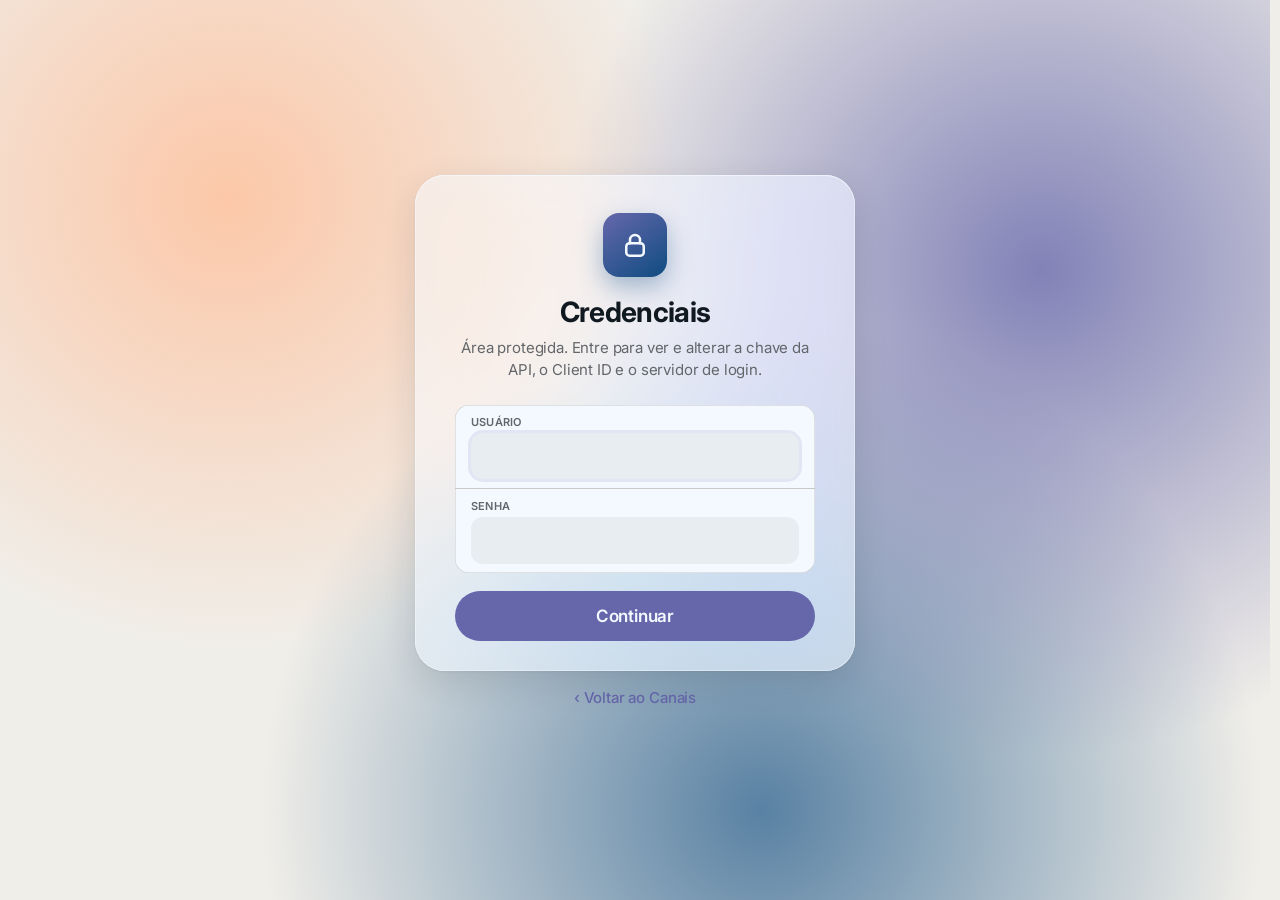
<file: MeuTube/credenciais.html>
<!doctype html>
<html lang="pt-BR">
<head>
  <meta charset="utf-8">
  <meta name="viewport" content="width=device-width, initial-scale=1, viewport-fit=cover">
  <meta name="theme-color" content="#F0EEE9" media="(prefers-color-scheme: light)">
  <meta name="theme-color" content="#101820" media="(prefers-color-scheme: dark)">
  <script src="theme.js?v=1.36.1"></script>
  <meta name="color-scheme" content="light dark">
  <meta name="robots" content="noindex, nofollow">
  <!-- Política de segurança (CSP): só roda o código do próprio site, não conversa com nenhum servidor
       e o formulário nunca é enviado pela rede (a senha é conferida só aqui no navegador). -->
  <meta http-equiv="Content-Security-Policy" content="default-src 'none'; script-src 'self'; style-src 'self' 'unsafe-inline'; img-src 'self' data:; font-src 'self'; connect-src 'none'; object-src 'none'; base-uri 'none'; form-action 'none'">
  <title>Credenciais · Canais</title>
  <meta name="app-version" content="1.36.1">
  <link rel="icon" type="image/svg+xml" href="icons/favicon.svg?v=1.36.1">
  <link rel="stylesheet" href="styles.css?v=1.36.1">
</head>
<body class="cred-body">
  <!-- =========================================================
       Credenciais do Canais (página protegida)
       =========================================================
       Pede usuário e senha TODA vez que é aberta (nada fica salvo:
       recarregar, voltar ou abrir de novo pede outra vez). A senha
       não está escrita aqui: o código guarda só uma "impressão
       digital" dela (PBKDF2), que não pode ser revertida.

       Observação: o GitHub Pages não permite a autenticação "basic"
       do servidor; esta tela faz o papel dela no próprio navegador.
       ========================================================= -->
  <main class="cred-page">
    <section id="cred-login" class="cred-card cred-login glass">
      <div class="cred-lock"><svg viewBox="0 0 24 24" fill="none" stroke="currentColor" stroke-width="2" stroke-linecap="round" stroke-linejoin="round" aria-hidden="true"><rect x="5" y="10.5" width="14" height="10" rx="2.6"/><path d="M8 10.5V8a4 4 0 0 1 8 0v2.5"/></svg></div>
      <h1>Credenciais</h1>
      <p class="cred-sub">Área protegida. Entre para ver e alterar a chave da API, o Client ID e o servidor de login.</p>
      <!-- Sem type="password" e com autocomplete desligado: o navegador não oferece salvar a senha. -->
      <form id="login-form" autocomplete="off">
        <div class="cred-fields">
          <label>
            <span>Usuário</span>
            <input id="login-user" type="text" autocomplete="off" autocapitalize="none" spellcheck="false" required>
          </label>
          <label>
            <span>Senha</span>
            <input id="login-pass" class="masked" type="text" autocomplete="off" autocapitalize="none" spellcheck="false" required>
          </label>
        </div>
        <p id="login-error" class="error" role="alert" hidden></p>
        <button id="login-btn" class="btn btn-tint btn-lg" type="submit">Continuar</button>
      </form>
    </section>

    <section id="cred-panel" class="cred-card cred-panel glass" hidden>
      <div class="cred-head">
        <h1>Credenciais da API</h1>
        <button id="lock-btn" class="btn btn-fill btn-sm" type="button">Bloquear</button>
      </div>
      <form id="config-form" class="config-form" autocomplete="off">
        <label>
          <span>Chave da YouTube Data API v3</span>
          <input id="cfg-api-key" class="masked" type="text" placeholder="AIza…" autocomplete="off" spellcheck="false">
          <small class="muted">Usada para listar vídeos e comentários. Opcional se você entrar com o Google.</small>
        </label>
        <label>
          <span>OAuth 2.0 Client ID (aplicação Web)</span>
          <input id="cfg-client-id" type="text" placeholder="0000000000-xxxx.apps.googleusercontent.com" autocomplete="off" spellcheck="false">
          <small class="muted">Necessário para o botão “Entrar com o Google”.</small>
        </label>
        <label>
          <span>Servidor de login (opcional)</span>
          <input id="cfg-login-server" type="text" inputmode="url" placeholder="https://meutube-login.seunome.workers.dev" autocomplete="off" spellcheck="false">
          <small class="muted">Endereço do seu Worker no Cloudflare (arquivo <code>worker.js</code>). Com ele, o login do Google
            se renova sozinho por até 7 dias, em vez de expirar a cada 1 hora.</small>
        </label>
        <p id="save-msg" class="muted" role="status"></p>
        <div class="form-actions">
          <button class="btn btn-tint" type="submit">Salvar</button>
        </div>
      </form>
      <details class="help">
        <summary>Como obter essas credenciais</summary>
        <ol>
          <li>Acesse o Google Cloud Console e crie (ou escolha) um projeto.</li>
          <li>Em “APIs e serviços › Biblioteca”, ative a <strong>YouTube Data API v3</strong> e, para a sincronização
            na nuvem, a <strong>Google Drive API</strong>.</li>
          <li>Em “Credenciais”, crie uma <strong>Chave de API</strong> (restrinja-a ao domínio do app).</li>
          <li>Configure a “Tela de permissão OAuth” e crie um <strong>ID do cliente OAuth</strong> do tipo “Aplicativo da Web”,
            com a URL do app (ex.: <code>https://esiojunior89.github.io</code>) em “Origens JavaScript autorizadas” e
            <code>https://esiojunior89.github.io/MeuTube/</code> em “URIs de redirecionamento autorizados”.</li>
          <li>Para entrar em outros aparelhos sem digitar nada, coloque o Client ID e o servidor de login em
            <code>DEFAULT_CONFIG</code>, no arquivo <code>config.js</code>. Depois do login, canais, opções,
            chave de API e progresso vêm da nuvem.</li>
          <li>Abra o app por <code>https://</code> — o login e o player não funcionam abrindo o arquivo direto (<code>file://</code>).</li>
        </ol>
      </details>
    </section>

    <a class="cred-back" href="./#/settings">‹ Voltar ao Canais</a>
  </main>

  <script src="config.js?v=1.36.1"></script>
  <script src="credenciais.js?v=1.36.1"></script>
</body>
</html>
</file>
<file: MeuTube/styles.css>
/* =========================================================
   Canais — estilos
   =========================================================
   Identidade visual "como a Apple faria": vidro translúcido
   (Liquid Glass), escala de texto do iOS/macOS e as Cores do Ano
   da Pantone como cores do sistema. Tema claro e escuro seguem o
   aparelho; o Modo Cinema é sempre escuro.
   ========================================================= */

/* Fonte: Inter (a mais parecida com a San Francisco da Apple; licença livre em fonts/OFL.txt).
   Nos navegadores da Apple, a própria San Francisco (veja o @supports abaixo do body). */
@font-face {
  font-family: "Inter";
  font-style: normal;
  font-weight: 100 900;
  font-display: swap;
  src: url("fonts/inter-latin.woff2") format("woff2");
  unicode-range: U+0000-00FF, U+0131, U+0152-0153, U+02BB-02BC, U+02C6, U+02DA, U+02DC, U+0304, U+0308, U+0329, U+2000-206F, U+20AC, U+2122, U+2191, U+2193, U+2212, U+2215, U+FEFF, U+FFFD;
}
@font-face {
  font-family: "Inter";
  font-style: normal;
  font-weight: 100 900;
  font-display: swap;
  src: url("fonts/inter-latin-ext.woff2") format("woff2");
  unicode-range: U+0100-02BA, U+02BD-02C5, U+02C7-02CC, U+02CE-02D7, U+02DD-02FF, U+0304, U+0308, U+0329, U+1D00-1DBF, U+1E00-1E9F, U+1EF2-1EFF, U+2020, U+20A0-20AB, U+20AD-20C4, U+2113, U+2C60-2C7F, U+A720-A7FF;
}

/* =========================================================
   Cores (Pantone) e medidas
   ========================================================= */
:root {
  /* Cores do Ano da Pantone */
  --peri: #6667AB;        /* PANTONE 17-3938 Very Peri — destaque */
  --blue: #0F4C81;        /* PANTONE 19-4052 Classic Blue */
  --peach: #FFBE98;       /* PANTONE 13-1023 Peach Fuzz */
  --mocha: #A47864;       /* PANTONE 17-1230 Mocha Mousse */
  --magenta: #BB2649;     /* PANTONE 18-1750 Viva Magenta — Ao Vivo */
  --coral: #FF6F61;       /* PANTONE 16-1546 Living Coral */
  --green: #88B04B;       /* PANTONE 15-0343 Greenery */
  --yellow: #F5DF4D;      /* PANTONE 13-0647 Illuminating */
  --violet: #5F4B8B;      /* PANTONE 18-3838 Ultra Violet */
  --gray: #939597;        /* PANTONE 17-5104 Ultimate Gray */
  --crimson: #AE0F36;     /* PANTONE 19-1762 Crimson — barras de progresso e assistidos */
  --ink-on-video: #F4F9FF; /* PANTONE 11-0601 Bright White — ícones do player */
  --on-tint: #F4F9FF;     /* texto sobre a cor de destaque */
  --video-bg: #101820;    /* fundo atrás do vídeo (PANTONE Black 6 C) */

  /* Tema claro (padrão) */
  --tint: var(--peri);
  --tint-hover: #5F4B8B;
  --tint-soft: rgba(102, 103, 171, .13);
  --live: var(--magenta);
  --bg: #F0EEE9;
  --bg-elev: #F4F9FF;
  --grouped: #F0EEE9;
  --fill: rgba(147, 149, 151, .12);
  --fill-2: rgba(147, 149, 151, .08);
  --fill-3: rgba(147, 149, 151, .2);
  --text: #101820;
  --text-2: #63666A;
  --text-3: #888B8D;
  --sep: #C8C9C7;
  --glass: rgba(244, 249, 255, .62);
  --glass-strong: rgba(244, 249, 255, .84);
  --glass-edge: rgba(244, 249, 255, .9);
  --glass-hi: rgba(244, 249, 255, .6);
  --glass-shadow: 0 10px 34px rgba(16, 24, 32, .12), 0 1px 3px rgba(16, 24, 32, .06);
  --card-shadow: 0 1px 2px rgba(16, 24, 32, .04), 0 6px 18px rgba(16, 24, 32, .07);
  --lift-shadow: 0 18px 40px -14px rgba(16, 24, 32, .35);
  --ok: #88B04B;
  --error: #BB2649;
  /* Menu lateral (estilo YouTube) */
  --side-hover: rgba(16, 24, 32, .05);
  --side-active: rgba(16, 24, 32, .07);
  --side-press: rgba(16, 24, 32, .11);
  --side-dot: #0F4C81;      /* PANTONE 19-4052 Classic Blue */
  --side-link: #0F4C81;
  --side-link-soft: rgba(15, 76, 129, .1);

  /* Nomes antigos (usados em alguns trechos) */
  --surface: var(--bg-elev);
  --surface-2: var(--fill);
  --surface-3: var(--fill-3);
  --border: var(--sep);
  --muted: var(--text-2);
  --accent: var(--tint);
  --accent-soft: var(--tint-soft);

  --radius: 14px;
  --radius-sm: 10px;
  --gutter: clamp(16px, 3vw, 40px);
  --side-w: 240px;
  --side-mini-w: 72px;
  --side-gap: 0px;
  --tabbar-space: 0px;
  color-scheme: light;
}
/* Tema Escuro (também a base dos temas Pantone) */
:root[data-scheme="dark"] {
  --tint: #6667AB;
  --tint-hover: #6667AB;
  --tint-soft: rgba(102, 103, 171, .17);
  --live: #BB2649;
  --bg: #101820;
  --bg-elev: #1D252D;
  --grouped: #101820;
  --fill: rgba(147, 149, 151, .24);
  --fill-2: rgba(147, 149, 151, .16);
  --fill-3: rgba(147, 149, 151, .34);
  --text: #F4F9FF;
  --text-2: #C8C9C7;
  --text-3: #97999B;
  --sep: #53565A;
  --glass: rgba(29, 37, 45, .58);
  --glass-strong: rgba(29, 37, 45, .86);
  --glass-edge: rgba(244, 249, 255, .13);
  --glass-hi: rgba(244, 249, 255, .07);
  --glass-shadow: 0 10px 34px rgba(16, 24, 32, .5), 0 1px 3px rgba(16, 24, 32, .3);
  --card-shadow: 0 1px 2px rgba(16, 24, 32, .3), 0 8px 22px rgba(16, 24, 32, .35);
  --lift-shadow: 0 18px 40px -14px rgba(16, 24, 32, .8);
  --ok: #88B04B;
  --error: #FF6F61;
  --side-hover: rgba(244, 249, 255, .08);
  --side-active: rgba(244, 249, 255, .1);
  --side-press: rgba(244, 249, 255, .16);
  --side-dot: #418FDE;      /* PANTONE 279 C */
  --side-link: #418FDE;
  --side-link-soft: rgba(65, 143, 222, .14);
  color-scheme: dark;
}
/* Modo Cinema: sempre escuro */
:root:not([data-pantone]) body.cinema {
  --tint: #6667AB;
  --tint-soft: rgba(102, 103, 171, .17);
  --live: #BB2649;
  --bg: #101820;
  --bg-elev: #1D252D;
  --fill: rgba(147, 149, 151, .24);
  --fill-2: rgba(147, 149, 151, .16);
  --fill-3: rgba(147, 149, 151, .34);
  --text: #F4F9FF;
  --text-2: #C8C9C7;
  --text-3: #97999B;
  --sep: #53565A;
  --glass: rgba(29, 37, 45, .58);
  --glass-strong: rgba(29, 37, 45, .86);
  --glass-edge: rgba(244, 249, 255, .13);
  --glass-hi: rgba(244, 249, 255, .07);
  --glass-shadow: 0 10px 34px rgba(16, 24, 32, .5);
  --card-shadow: 0 8px 22px rgba(16, 24, 32, .35);
  --side-hover: rgba(244, 249, 255, .08);
  --side-active: rgba(244, 249, 255, .1);
  --side-press: rgba(244, 249, 255, .16);
  --side-dot: #418FDE;      /* PANTONE 279 C */
  --side-link: #418FDE;
  --side-link-soft: rgba(65, 143, 222, .14);
  color-scheme: dark;
}

/* =========================================================
   Temas Pantone (Verde, Azul e Vermelho)
   Cada um mistura tons escuros e claros da mesma cor Pantone,
   com leves degradês e linhas artísticas bem suaves no fundo.
   Os valores em hex são conversões de referência (a Pantone
   não publica um hex oficial para cada cor).
   ========================================================= */
:root[data-theme="green"] {
  --th-deep: #22372B;  --th-deep-rgb: 34, 55, 43;     /* PANTONE 5605 C */
  --th-bg: #154734;    --th-bg-rgb: 21, 71, 52;       /* PANTONE 3435 C */
  --th-elev: #115740;  --th-elev-rgb: 17, 87, 64;     /* PANTONE 343 C */
  --th-mid: #006747;   --th-mid-rgb: 0, 103, 71;      /* PANTONE 342 C */
  --th-vivid: #6BA539; --th-vivid-rgb: 107, 165, 57;  /* PANTONE 7737 C */
  --th-light: #C2E189; --th-light-rgb: 194, 225, 137; /* PANTONE 365 C */
  --th-pale: #D0DEBB;  --th-pale-rgb: 208, 222, 187;  /* PANTONE 7485 C */
}
:root[data-theme="blue"] {
  --th-deep: #0C2340;  --th-deep-rgb: 12, 35, 64;     /* PANTONE 289 C */
  --th-bg: #13294B;    --th-bg-rgb: 19, 41, 75;       /* PANTONE 2767 C */
  --th-elev: #003C71;  --th-elev-rgb: 0, 60, 113;     /* PANTONE 541 C */
  --th-mid: #0F4C81;   --th-mid-rgb: 15, 76, 129;     /* PANTONE 19-4052 Classic Blue */
  --th-vivid: #418FDE; --th-vivid-rgb: 65, 143, 222;  /* PANTONE 279 C */
  --th-light: #ABCAE9; --th-light-rgb: 171, 202, 233; /* PANTONE 277 C */
  --th-pale: #B9D9EB;  --th-pale-rgb: 185, 217, 235;  /* PANTONE 290 C */
}
:root[data-theme="red"] {
  --th-deep: #3F2021;  --th-deep-rgb: 63, 32, 33;     /* PANTONE 4975 C */
  --th-bg: #3F2021;    --th-bg-rgb: 63, 32, 33;       /* PANTONE 4975 C */
  --th-elev: #651D32;  --th-elev-rgb: 101, 29, 50;    /* PANTONE 7421 C */
  --th-mid: #8A1538;   --th-mid-rgb: 138, 21, 56;     /* PANTONE 1955 C */
  --th-vivid: #F4364C; --th-vivid-rgb: 244, 54, 76;   /* PANTONE 1787 C */
  --th-light: #FABBCB; --th-light-rgb: 250, 187, 203; /* PANTONE 182 C */
  --th-pale: #ECC7CD;  --th-pale-rgb: 236, 199, 205;  /* PANTONE 196 C */
  --live: #F4364C;
}
:root[data-pantone] {
  --tint: var(--th-light);
  --tint-hover: var(--th-pale);
  --tint-soft: rgba(var(--th-light-rgb), .16);
  --on-tint: var(--th-deep);
  --bg: var(--th-bg);
  --bg-elev: var(--th-elev);
  --grouped: var(--th-bg);
  --fill: rgba(var(--th-pale-rgb), .14);
  --fill-2: rgba(var(--th-pale-rgb), .09);
  --fill-3: rgba(var(--th-pale-rgb), .24);
  --text: #F4F9FF;
  --text-2: var(--th-pale);
  --text-3: rgba(var(--th-pale-rgb), .68);
  --sep: rgba(var(--th-pale-rgb), .2);
  --glass: rgba(var(--th-elev-rgb), .55);
  --glass-strong: rgba(var(--th-elev-rgb), .88);
  --glass-edge: rgba(var(--th-pale-rgb), .16);
  --glass-hi: rgba(244, 249, 255, .08);
  --glass-shadow: 0 10px 34px rgba(var(--th-deep-rgb), .55), 0 1px 3px rgba(16, 24, 32, .3);
  --card-shadow: 0 1px 2px rgba(16, 24, 32, .25), 0 8px 22px rgba(var(--th-deep-rgb), .45);
  --lift-shadow: 0 18px 40px -14px rgba(16, 24, 32, .8);
  --video-bg: var(--th-deep);
  --sheen: linear-gradient(150deg, rgba(var(--th-vivid-rgb), .17), rgba(var(--th-vivid-rgb), 0) 58%);
  --side-hover: rgba(var(--th-pale-rgb), .1);
  --side-active: rgba(var(--th-pale-rgb), .14);
  --side-press: rgba(var(--th-pale-rgb), .2);
  --side-dot: var(--th-light);
  --side-link: var(--th-light);
  --side-link-soft: rgba(var(--th-light-rgb), .14);
  --error: #FF6F61;
}
/* Modo Cinema nos temas Pantone: o tom mais escuro da cor, sem desenhos */
:root[data-pantone] body.cinema { --bg: var(--th-deep); --bg-elev: var(--th-bg); --glass: rgba(var(--th-deep-rgb), .62); }

*, *::before, *::after { box-sizing: border-box; }
[hidden] { display: none !important; }

html {
  scroll-behavior: smooth;
  -webkit-text-size-adjust: 100%;
  scrollbar-gutter: stable;
}
html.is-fullscreen { scrollbar-gutter: auto; }

body {
  margin: 0;
  min-height: 100vh;
  background: var(--bg);
  color: var(--text);
  font: 15px/1.45 "Inter", system-ui, "Segoe UI", Roboto, sans-serif;
  font-feature-settings: "cv11", "ss01", "ss03";
  letter-spacing: -0.011em;
  -webkit-font-smoothing: antialiased;
  overflow-x: hidden;
  transition: background-color .5s ease;
}
/* Só os navegadores da Apple entendem "-apple-system-body": neles, a fonte original da Apple. */
@supports (font: -apple-system-body) {
  body { font-family: -apple-system, "SF Pro Text", "Inter", system-ui, sans-serif; }
}

img { display: block; max-width: 100%; }
a { color: inherit; }
button, input { font: inherit; color: inherit; letter-spacing: inherit; }
code {
  font-family: ui-monospace, SFMono-Regular, Menlo, Consolas, monospace;
  font-size: .86em;
  background: var(--fill);
  padding: 1px 6px;
  border-radius: 6px;
}
h1, h2, h3 { margin: 0; line-height: 1.2; }
p { margin: 0; }
.muted { color: var(--text-2); }
.error { color: var(--error); }

/* Ícones */
.sprite { position: absolute; width: 0; height: 0; overflow: hidden; }
.sprite symbol { fill: none; stroke: currentColor; stroke-width: 1.9; stroke-linecap: round; stroke-linejoin: round; }
.sprite .f { fill: currentColor; stroke: none; }
.sprite .t { font-family: "Inter", sans-serif; }
.sprite .w { stroke: #F4F9FF; stroke-width: 2.2; }
.ic { width: 22px; height: 22px; flex-shrink: 0; display: block; }

/* Tipografia (escala do iOS e do macOS) */
.t-large { font-size: 34px; line-height: 41px; font-weight: 700; letter-spacing: -0.026em; }
.t-title1 { font-size: 28px; line-height: 34px; font-weight: 700; letter-spacing: -0.024em; }
.t-title2 { font-size: 22px; line-height: 28px; font-weight: 700; letter-spacing: -0.02em; }
.t-title3 { font-size: 20px; line-height: 25px; font-weight: 600; letter-spacing: -0.018em; }
.eyebrow { display: block; font-size: 12px; line-height: 16px; font-weight: 600; letter-spacing: .02em; text-transform: uppercase; color: var(--text-2); }

/* Barra de rolagem discreta */
::-webkit-scrollbar { width: 10px; height: 10px; }
::-webkit-scrollbar-thumb { background: var(--fill-3); border-radius: 10px; border: 2px solid var(--bg); }
::-webkit-scrollbar-track { background: transparent; }

/* =========================================================
   Vidro, botões, campos, interruptores, segmentados
   ========================================================= */
.glass {
  background: var(--glass);
  -webkit-backdrop-filter: blur(28px) saturate(190%);
  backdrop-filter: blur(28px) saturate(190%);
  box-shadow: var(--glass-shadow), inset 0 0 0 .5px var(--glass-edge), inset 0 1px 0 var(--glass-hi);
}
/* Vidro escuro, sobre vídeos e capas */
.glass-dark {
  background: rgba(16, 24, 32, .42);
  -webkit-backdrop-filter: blur(24px) saturate(180%);
  backdrop-filter: blur(24px) saturate(180%);
  box-shadow: inset 0 0 0 .5px rgba(244, 249, 255, .18), inset 0 1px 0 rgba(244, 249, 255, .14), 0 8px 24px rgba(16, 24, 32, .25);
  color: #F4F9FF;
}

.btn {
  display: inline-flex;
  align-items: center;
  justify-content: center;
  gap: 7px;
  height: 36px;
  padding: 0 18px;
  border-radius: 999px;
  border: 0;
  font-size: 15px;
  font-weight: 600;
  letter-spacing: -0.012em;
  cursor: pointer;
  text-decoration: none;
  white-space: nowrap;
}
.btn .ic { width: 18px; height: 18px; }
.btn:disabled { opacity: .5; cursor: progress; }
.btn-primary, .btn-tint { background: var(--tint); color: var(--on-tint); }
.btn-primary:hover, .btn-tint:hover { background: var(--tint-hover); }
.btn-ghost, .btn-fill { background: var(--fill); color: var(--text); }
.btn-ghost:hover, .btn-fill:hover { background: var(--fill-3); }
.btn-tinted { background: var(--tint-soft); color: var(--tint); }
.btn-white { background: #F4F9FF; color: #101820; }
.btn-google { background: #F4F9FF; color: #101820; box-shadow: inset 0 0 0 1px #C8C9C7; }
.btn-google:hover { background: #F0EEE9; }
.btn-google svg, .btn-google .ic { width: 18px; height: 18px; }
.btn-sm { height: 30px; padding: 0 14px; font-size: 14px; }
.btn-lg { height: 50px; padding: 0 26px; font-size: 17px; }
.btn-block { width: 100%; }
.btn-icon {
  display: grid;
  place-items: center;
  width: 34px;
  height: 34px;
  border: 0;
  border-radius: 50%;
  background: transparent;
  color: var(--text-2);
  cursor: pointer;
}
.btn-icon:hover { background: var(--fill); color: var(--text); }
.btn-icon svg { width: 20px; height: 20px; }
.link-btn { border: 0; background: none; padding: 0; color: var(--tint); font-weight: 600; cursor: pointer; }
.link-btn:hover { text-decoration: underline; }

.round-glass {
  display: grid;
  place-items: center;
  width: 38px;
  height: 38px;
  padding: 0;
  border: 0;
  border-radius: 50%;
  color: var(--text);
  cursor: pointer;
  text-decoration: none;
  flex-shrink: 0;
}
.round-glass .ic { width: 19px; height: 19px; }
.tint-ic { color: var(--tint); }
.pill-glass {
  display: inline-flex;
  align-items: center;
  gap: 8px;
  height: 38px;
  padding: 0 15px 0 12px;
  border: 0;
  border-radius: 999px;
  color: var(--text);
  font-size: 14px;
  font-weight: 600;
  letter-spacing: -0.01em;
  cursor: pointer;
  white-space: nowrap;
}
.pill-glass .ic { width: 18px; height: 18px; }
.pill-glass[aria-pressed="true"] { color: var(--tint); }

/* Campos */
.field {
  display: flex;
  align-items: center;
  gap: 8px;
  min-width: 0;
  height: 38px;
  padding: 0 12px;
  border-radius: 11px;
  background: var(--fill);
  color: var(--text-3);
}
.field .ic { width: 17px; height: 17px; }
.field input {
  flex: 1;
  min-width: 0;
  height: 100%;
  padding: 0;
  border: 0;
  background: transparent;
  color: var(--text);
  font-size: 15px;
  outline: none;
}
.field input::placeholder { color: var(--text-3); }
.field:focus-within { box-shadow: 0 0 0 3px var(--tint-soft); }
.big-field { height: 40px; margin: 0 0 22px; }
input[type="search"]::-webkit-search-cancel-button { -webkit-appearance: none; }

input[type="text"]:not(.field input):not(.channel-dur input), input[type="password"] {
  width: 100%;
  padding: 11px 14px;
  border-radius: 12px;
  border: 0;
  background: var(--fill);
  color: var(--text);
  outline: none;
  transition: box-shadow .2s;
}
input[type="text"]:not(.field input):focus, input[type="password"]:focus { box-shadow: 0 0 0 3px var(--tint-soft); }

:focus-visible { outline: 2px solid var(--tint); outline-offset: 3px; border-radius: 8px; }

/* Interruptor (o checkbox vira o interruptor do iPhone) */
input.switch {
  appearance: none;
  -webkit-appearance: none;
  position: relative;
  flex-shrink: 0;
  width: 51px;
  height: 31px;
  margin: 0;
  border-radius: 999px;
  background: var(--fill-3);
  cursor: pointer;
  transition: background .3s var(--ease);
}
input.switch::after {
  content: "";
  position: absolute;
  top: 2px;
  left: 2px;
  width: 27px;
  height: 27px;
  border-radius: 50%;
  background: #F4F9FF;
  box-shadow: 0 3px 8px rgba(16, 24, 32, .15), 0 3px 1px rgba(16, 24, 32, .06);
  transition: transform .45s var(--ease-spring);
}
input.switch:checked { background: var(--tint); }
input.switch:checked::after { transform: translateX(20px); }
input.switch.sm { width: 42px; height: 26px; }
input.switch.sm::after { width: 22px; height: 22px; }
input.switch.sm:checked::after { transform: translateX(16px); }

/* Segmentado (com a "pílula" que desliza) */
.seg {
  position: relative;
  isolation: isolate;
  display: inline-flex;
  padding: 2px;
  border-radius: 9px;
  background: var(--fill);
}
.seg > a, .seg > button {
  position: relative;
  padding: 5px 14px;
  border: 0;
  border-radius: 7px;
  background: transparent;
  color: var(--text);
  font-size: 13px;
  font-weight: 500;
  line-height: 18px;
  text-decoration: none;
  white-space: nowrap;
  cursor: pointer;
}
.seg > [aria-current="true"], .seg > [aria-pressed="true"] { font-weight: 600; }
.seg-thumb {
  position: absolute;
  top: 2px;
  bottom: 2px;
  z-index: -1;
  border-radius: 7px;
  background: var(--bg-elev);
  box-shadow: 0 3px 8px rgba(16, 24, 32, .12), 0 0 0 .5px rgba(16, 24, 32, .04);
  transition: left .5s var(--ease-spring), width .5s var(--ease-spring);
}
:root[data-scheme="dark"] .seg-thumb { background: #53565A; }
body.cinema .seg-thumb { background: #53565A; }
.seg:not(:has(.seg-thumb)) > [aria-current="true"], .seg:not(:has(.seg-thumb)) > [aria-pressed="true"] {
  background: var(--bg-elev);
  box-shadow: 0 3px 8px rgba(16, 24, 32, .12);
}
.seg-cap { border-radius: 999px; }
.seg-cap > a, .seg-cap > button, .seg-cap .seg-thumb { border-radius: 999px; }
.seg-cap > a, .seg-cap > button { padding: 6px 16px; }

.pill {
  font-size: 12px;
  font-weight: 700;
  padding: 2px 9px;
  border-radius: 999px;
  background: var(--tint-soft);
  color: var(--tint);
}
.pill:empty { display: none; }

/* =========================================================
   Estrutura: menu lateral (computador) e abas (celular)
   ========================================================= */
@property --side-now { syntax: '<length>'; inherits: true; initial-value: 0px; }
body { --side-now: calc(var(--side-w) + var(--side-gap)); }
body.sidebar-mini { --side-now: calc(var(--side-mini-w) + var(--side-gap)); }
body.sidebar-hidden { --side-now: 0px; }
main { min-height: 100vh; margin-left: var(--side-now); padding-bottom: var(--tabbar-space); }
.view { padding: 26px var(--gutter) 64px; }

/* Menu lateral no estilo do YouTube: colado à esquerda, de cima a baixo, liso, na cor
   do fundo da página, sem bordas nem sombra; itens de 40 px com ícone, separados em
   grupos por linhas finas; tudo abaixo da busca rola junto. */
.sidebar {
  position: fixed;
  top: 0;
  bottom: 0;
  left: 0;
  z-index: 45;
  display: flex;
  flex-direction: column;
  width: var(--side-w);
  padding: 0;
  overflow: hidden;
  background: var(--bg);
  view-transition-name: sidebar;
}
.sidebar.glass { background: var(--bg); -webkit-backdrop-filter: none; backdrop-filter: none; box-shadow: none; }

/* Topo: botão do menu (três linhas) e a marca */
.sidebar .side-head { display: flex; align-items: center; gap: 12px; height: 56px; padding: 0 16px; flex-shrink: 0; }
.brand { display: flex; align-items: center; gap: 6px; min-width: 0; flex: 1; text-decoration: none; }
.brand-icon { display: grid; flex-shrink: 0; }
.brand-icon svg { width: 28px; height: 28px; transition: transform .5s var(--ease-spring); }
.brand:hover .brand-icon svg { transform: scale(1.06); }
.brand-name { font-size: 19px; font-weight: 700; letter-spacing: -0.04em; white-space: nowrap; }
.side-toggle {
  display: grid;
  place-items: center;
  width: 40px;
  height: 40px;
  flex-shrink: 0;
  padding: 0;
  border: 0;
  border-radius: 50%;
  background: transparent;
  color: var(--text);
  cursor: pointer;
}
.side-toggle:hover { background: var(--side-hover); }
.side-toggle:active { background: var(--side-press); }
.side-toggle .ic { width: 24px; height: 24px; }

/* Busca: caixa arredondada com borda e o botão da lupa à direita */
.side-search {
  display: flex;
  flex-direction: row-reverse;
  align-items: stretch;
  height: 40px;
  margin: 2px 12px 10px;
  padding: 0;
  overflow: hidden;
  border: 1px solid var(--sep);
  border-radius: 40px;
  background: var(--bg);
  color: var(--text);
  flex-shrink: 0;
  cursor: text;
  transition: border-color .2s var(--ease);
}
.side-search .ic {
  flex: 0 0 52px;
  width: 52px;
  height: auto;
  padding: 0 16px 0 14px;
  border-left: 1px solid var(--sep);
  background: var(--side-hover);
}
.side-search input { flex: 1; min-width: 0; padding: 0 4px 0 16px; border: 0; background: transparent; outline: none; font-size: 15px; color: var(--text); }
.side-search input::placeholder { color: var(--text-3); }
.side-search:focus-within { border-color: var(--tint); box-shadow: inset 0 0 0 .5px var(--tint); }

/* Corpo: rola junto; a barra de rolagem só aparece com o mouse em cima */
.side-body {
  flex: 1;
  min-height: 0;
  padding: 0 12px 16px;
  overflow-x: hidden;
  overflow-y: auto;
  overscroll-behavior: contain;
  scrollbar-width: thin;
  scrollbar-color: transparent transparent;
}
.side-body:hover { scrollbar-color: var(--fill-3) transparent; }
.side-body::-webkit-scrollbar { width: 8px; }
.side-body::-webkit-scrollbar-thumb { background: transparent; border: 0; border-radius: 8px; }
.side-body:hover::-webkit-scrollbar-thumb { background: var(--fill-3); }

/* Grupos separados por uma linha fina */
.side-nav, .side-section, .side-footer { padding: 12px 0; border-bottom: 1px solid var(--sep); }
.side-nav { padding-top: 0; }
.side-section-lives:not(:has(.side-item, .side-empty)) { display: none; }
.side-footer { border-bottom: 0; }
.side-nav, .side-footer, .side-scroll { display: grid; align-content: start; gap: 0; }

.side-item {
  display: flex;
  align-items: center;
  gap: 24px;
  height: 40px;
  min-height: 40px;
  padding: 0 12px;
  border-radius: 10px;
  color: var(--text);
  font-size: 14px;
  font-weight: 400;
  line-height: 20px;
  text-decoration: none;
  white-space: nowrap;
}
.side-item:hover { background: var(--side-hover); }
.side-item:active { background: var(--side-press); }
.side-item.active { background: var(--side-active); font-weight: 600; }
.side-item.active:hover { background: var(--side-press); }
.side-icon { display: grid; place-items: center; width: 24px; height: 24px; flex-shrink: 0; color: inherit; }
.side-icon .ic { width: 24px; height: 24px; }
.side-avatar {
  width: 24px;
  height: 24px;
  flex-shrink: 0;
  border-radius: 50%;
  object-fit: cover;
  background: var(--fill);
}
.side-label { min-width: 0; overflow: hidden; text-overflow: ellipsis; }
.side-count {
  margin-left: auto;
  padding: 3px 7px;
  border-radius: 999px;
  background: var(--live);
  color: #F4F9FF;
  font-size: 11px;
  font-weight: 600;
  line-height: 1;
}
.side-count:empty { display: none; }
/* Vídeo novo no canal: pontinho, como o das inscrições do YouTube */
.side-new { margin-left: auto; width: 5px; height: 5px; border-radius: 50%; background: var(--side-dot); flex-shrink: 0; }
.side-title {
  display: flex;
  align-items: center;
  justify-content: space-between;
  margin: 0;
  padding: 6px 4px 4px 12px;
  color: var(--text);
  font-size: 16px;
  font-weight: 600;
  line-height: 22px;
  letter-spacing: -0.01em;
  flex-shrink: 0;
}
.side-add { display: grid; place-items: center; width: 32px; height: 32px; border-radius: 50%; color: var(--text); }
.side-add:hover { background: var(--side-hover); }
.side-add .ic { width: 20px; height: 20px; }
.side-section { display: block; }
.side-empty { margin: 0; padding: 6px 12px; font-size: 13px; color: var(--text-2); }

/* Lives no menu */
.side-live { height: auto; min-height: 48px; padding-block: 4px; }
.side-live .side-label { display: grid; line-height: 1.3; }
.side-live-title { overflow: hidden; text-overflow: ellipsis; font-size: 14px; }
.side-live-name { overflow: hidden; text-overflow: ellipsis; font-size: 12px; color: var(--text-2); font-weight: 400; }
.side-live-viewers { display: none; }
.live-avatar { position: relative; flex-shrink: 0; display: grid; }
.live-dot {
  width: 7px;
  height: 7px;
  flex-shrink: 0;
  margin-left: auto;
  border-radius: 50%;
  position: relative;
  background: var(--live);
}
.live-dot::after {
  content: "";
  position: absolute;
  inset: 0;
  border-radius: 50%;
  background: var(--live);
  opacity: .5;
  animation: livePulse 1.6s ease-in-out infinite;
}
@keyframes livePulse {
  0%, 100% { transform: scale(1); opacity: .55; }
  50% { transform: scale(2.4); opacity: 0; }
}

/* Conta */
.account { display: block; }
.account:not(:empty) { margin-top: 12px; padding-top: 12px; border-top: 1px solid var(--sep); }
.acct {
  display: flex;
  align-items: center;
  gap: 16px;
  min-height: 48px;
  padding: 4px 12px;
  border-radius: 10px;
  text-decoration: none;
  color: var(--text);
}
.acct:hover { background: var(--side-hover); }
.acct img, .acct .acct-ph { width: 32px; height: 32px; border-radius: 50%; object-fit: cover; flex-shrink: 0; background: linear-gradient(145deg, var(--peach), var(--mocha)); }
.acct-text { min-width: 0; flex: 1; display: grid; }
.acct-text b { font-size: 14px; font-weight: 500; overflow: hidden; text-overflow: ellipsis; white-space: nowrap; }
.acct-text span { font-size: 12px; color: var(--text-2); overflow: hidden; text-overflow: ellipsis; white-space: nowrap; }
.acct .ic { width: 16px; height: 16px; color: var(--text-2); }
.side-signin { margin: 0; padding: 0 12px 10px; color: var(--text); font-size: 14px; line-height: 20px; white-space: normal; }
/* Entrar: botão contornado e arredondado, como o "Fazer login" do YouTube */
.account .btn-google {
  width: auto;
  height: 36px;
  margin: 0 0 4px 12px;
  padding: 0 15px 0 11px;
  border-radius: 18px;
  background: transparent;
  color: var(--side-link);
  box-shadow: inset 0 0 0 1px var(--sep);
  font-size: 14px;
  font-weight: 600;
}
.account .btn-google:hover { background: var(--side-link-soft); box-shadow: inset 0 0 0 1px transparent; }

/* Recolhido (72 px): ícone em cima e o nome pequeno embaixo, como o mini-guia do YouTube */
body.sidebar-mini .sidebar { width: var(--side-mini-w); }
body.sidebar-mini :is(.brand, .side-title, .side-count, .side-new, .acct-text, .acct .ic, .side-section-lives, .side-empty, .side-signin) { display: none; }
/* o botão do menu não sai do lugar (16 px) enquanto o menu encolhe ou cresce */
body.sidebar-mini .sidebar .side-head { justify-content: flex-start; padding: 0 16px; }
body.sidebar-mini .side-search { width: 40px; height: 40px; margin: 2px 16px 10px; border: 0; border-radius: 50%; background: transparent; cursor: pointer; }
body.sidebar-mini .side-search:hover { background: var(--side-hover); }
body.sidebar-mini .side-search .ic { flex-basis: 40px; width: 40px; padding: 0 9px; border: 0; background: transparent; }
body.sidebar-mini .side-search input { display: none; }
body.sidebar-mini .side-body { padding: 0 4px 16px; scrollbar-width: none; }
body.sidebar-mini .side-body::-webkit-scrollbar { width: 0; }
body.sidebar-mini :is(.side-nav, .side-footer) .side-item { flex-direction: column; justify-content: center; gap: 6px; height: 74px; padding: 16px 0 14px; }
body.sidebar-mini :is(.side-nav, .side-footer) .side-label { max-width: 100%; padding: 0 2px; font-size: 10px; line-height: 14px; font-weight: 400; }
body.sidebar-mini :is(.side-nav, .side-footer) .side-item.active { font-weight: 400; }
body.sidebar-mini .side-section-channels .side-label { display: none; }
body.sidebar-mini .side-section-channels .side-item { justify-content: center; height: 48px; padding: 0; }
body.sidebar-mini :is(.side-nav, .side-section, .side-footer) { padding-block: 4px; border: 0; }
body.sidebar-mini .account:not(:empty) { margin-top: 4px; padding-top: 8px; border: 0; }
body.sidebar-mini .acct { justify-content: center; padding: 8px 0; }
body.sidebar-mini .account .btn-google span { display: none; }
body.sidebar-mini .account .btn-google { display: flex; width: 40px; height: 40px; padding: 0; margin: 0 auto 4px; border-radius: 50%; justify-content: center; }

/* Modo Cinema (página do vídeo): o menu fica escondido; o botão de menu o abre ao lado,
   empurrando o player e a página para a direita (como no YouTube), sem cobrir nada. */
body.sidebar-hidden .sidebar { transform: translateX(-100%); }
body.sidebar-hidden.cinema-side { --side-now: var(--side-w); }
body.sidebar-hidden.cinema-side .sidebar { transform: none; }
body.sidebar-hidden .sidebar.glass { background: var(--bg); }
.sidebar-backdrop { display: none; }

::view-transition-group(sidebar),
::view-transition-old(sidebar),
::view-transition-new(sidebar) { animation: none; }

/* Abas (celular e janelas estreitas) */
.tabbar {
  position: fixed;
  left: 50%;
  bottom: calc(14px + env(safe-area-inset-bottom));
  z-index: 60;
  display: none;
  align-items: center;
  justify-content: space-around;
  width: min(calc(100vw - 28px), 560px);
  height: 64px;
  padding: 0 6px;
  border-radius: 999px;
  transform: translateX(-50%);
  isolation: isolate;
  transition: transform .5s var(--ease-smooth), opacity .3s var(--ease);
}
.tab {
  position: relative;
  display: flex;
  flex: 1;
  flex-direction: column;
  align-items: center;
  gap: 3px;
  max-width: 96px;
  padding: 7px 0 6px;
  border-radius: 999px;
  color: var(--text);
  font-size: 10px;
  font-weight: 600;
  line-height: 12px;
  letter-spacing: .005em;
  text-decoration: none;
  -webkit-tap-highlight-color: transparent;
  transition: color .3s var(--ease), transform .45s var(--ease-spring);
}
.tab .ic { width: 24px; height: 24px; }
.tab .ic-on { display: none; }
.tab.on { color: var(--tint); }
.tab.on .ic-on { display: block; }
.tab.on .ic-off { display: none; }
.tab:active { transform: scale(.92); transition-duration: .3s, .08s; }
.tab-dot { position: absolute; top: 6px; right: calc(50% - 16px); width: 8px; height: 8px; border-radius: 50%; background: var(--live); box-shadow: 0 0 0 2px var(--bg-elev); }
.tab-pill {
  position: absolute;
  top: 6px;
  bottom: 6px;
  z-index: -1;
  border-radius: 999px;
  background: var(--tint-soft);
  opacity: 0;
  transition: left .55s var(--ease-spring), width .55s var(--ease-spring), opacity .3s;
}
.tabbar.ready .tab-pill { opacity: 1; }

@media (max-width: 1099px) {
  body, body.sidebar-mini, body.sidebar-hidden { --side-now: 0px; }
  :root { --tabbar-space: 104px; }
  .sidebar { display: none; }
  .tabbar { display: flex; }
  body.watching:not(.mini-player) .tabbar { transform: translate(-50%, 140%); opacity: 0; pointer-events: none; }
}

/* Cabeçalho das páginas (título grande) */
.page-head {
  display: flex;
  align-items: flex-end;
  justify-content: space-between;
  gap: 16px;
  max-width: 2200px;
  margin: 0 auto 22px;
}
.page-title { min-width: 0; }
.head-actions { display: flex; align-items: center; gap: 10px; flex-shrink: 0; }
.account-mini { display: none; }
.back-link {
  display: none;
  align-items: center;
  gap: 2px;
  margin: 0 0 4px -6px;
  color: var(--tint);
  font-size: 16px;
  font-weight: 500;
  text-decoration: none;
}
.back-link .ic { width: 22px; height: 22px; }

/* =========================================================
   Início: cabeçalho, destaque e cartões
   ========================================================= */
.home-wrap { container-type: inline-size; }
.chips-row { display: none; }
.feed-grid {
  display: grid;
  grid-template-columns: minmax(0, 1fr);
  gap: 28px 22px;
  max-width: 2200px;
  margin: 0 auto;
}
@container (min-width: 500px)  { .feed-grid { grid-template-columns: repeat(2, minmax(0, 1fr)); } }
@container (min-width: 800px)  { .feed-grid { grid-template-columns: repeat(3, minmax(0, 1fr)); } }
@container (min-width: 1080px) { .feed-grid { grid-template-columns: repeat(4, minmax(0, 1fr)); } }
@container (min-width: 1560px) { .feed-grid { grid-template-columns: repeat(5, minmax(0, 1fr)); } }
.skeleton-grid { margin-top: 28px; }
.feed-grid:empty + .skeleton-grid { margin-top: 0; }

.tile {
  position: relative;
  display: block;
  min-width: 0;
  color: var(--text);
  text-decoration: none;
  border-radius: 16px;
  -webkit-tap-highlight-color: transparent;
}
.thumb {
  position: relative;
  aspect-ratio: 16 / 9;
  border-radius: 14px;
  overflow: hidden;
  background: var(--fill);
  box-shadow: var(--card-shadow);
  isolation: isolate;
}
.thumb img { width: 100%; height: 100%; object-fit: cover; }
.tile:hover .thumb, .tile:focus-visible .thumb { transform: translateY(-4px); box-shadow: var(--lift-shadow); }
.tile:hover .thumb img { transform: scale(1.045); }

/* Selos sobre a capa (cápsulas de vidro escuro) */
.badge {
  position: absolute;
  right: 8px;
  bottom: 8px;
  z-index: 1;
  padding: 3px 7px;
  border-radius: 999px;
  background: rgba(16, 24, 32, .5);
  -webkit-backdrop-filter: blur(16px) saturate(170%);
  backdrop-filter: blur(16px) saturate(170%);
  box-shadow: inset 0 0 0 .5px rgba(244, 249, 255, .2);
  color: #F4F9FF;
  font-size: 11px;
  font-weight: 600;
  line-height: 13px;
  letter-spacing: .01em;
  font-variant-numeric: tabular-nums;
}
.badge-live, .badge-upcoming {
  right: auto;
  left: 8px;
  top: 8px;
  bottom: auto;
  display: inline-flex;
  align-items: center;
  gap: 5px;
  padding: 4px 8px 4px 7px;
  background: var(--live);
  font-weight: 700;
  letter-spacing: .04em;
  -webkit-backdrop-filter: none;
  backdrop-filter: none;
}
.badge-live::before { content: ""; width: 6px; height: 6px; border-radius: 50%; background: #F4F9FF; }
.badge-upcoming { background: var(--blue); }
/* Progresso do vídeo e assistidos: barra na borda de baixo da capa, em Crimson (como era antes) */
.watch-progress {
  position: absolute;
  left: 0;
  right: 0;
  bottom: 0;
  z-index: 1;
  height: 4px;
  background: rgba(244, 249, 255, .35);
}
.watch-progress span { display: block; height: 100%; background: var(--crimson); }
.thumb:has(.watch-progress) .badge:not(.badge-live):not(.badge-upcoming) { bottom: 12px; }

.tile-info { display: flex; gap: 10px; padding-top: 11px; }
.avatar {
  width: 28px;
  height: 28px;
  border-radius: 50%;
  flex-shrink: 0;
  background: var(--fill);
  object-fit: cover;
}
.avatar.sm { width: 32px; height: 32px; }
.avatar.lg { width: 52px; height: 52px; }
.tile-title, .mini-title {
  font-size: 15px;
  line-height: 20px;
  font-weight: 600;
  letter-spacing: -0.014em;
  display: -webkit-box;
  -webkit-line-clamp: 2;
  -webkit-box-orient: vertical;
  overflow: hidden;
  word-break: break-word;
}
.tile-channel, .tile-meta, .mini-meta {
  margin: 3px 0 0;
  font-size: 13px;
  line-height: 18px;
  color: var(--text-2);
}
.tile-meta { margin-top: 0; }
.tile-meta .sep::before { content: " · "; }
.new-tag {
  display: inline-block;
  margin-left: 6px;
  padding: 0 7px;
  border-radius: 999px;
  background: var(--tint-soft);
  color: var(--tint);
  font-size: 11px;
  font-weight: 700;
  line-height: 1.6;
  vertical-align: 1px;
}
.tile-more { display: none; }
.hero-txt { display: none; }

/* Destaque: o vídeo mais novo ocupa a linha inteira, com o título por cima da capa */
.feed-grid.with-hero::before, .feed-grid.with-hero::after {
  grid-row: 2;
  grid-column: 1 / -1;
  align-self: end;
  margin-bottom: -14px;
}
.feed-grid.with-hero::before { content: "Mais recentes"; font-size: 22px; line-height: 28px; font-weight: 700; letter-spacing: -0.02em; }
.feed-grid.with-hero::after { content: attr(data-sub); justify-self: end; font-size: 15px; color: var(--text-2); padding-bottom: 2px; }
.tile.tile-hero { grid-row: 1; grid-column: 1 / -1; margin-bottom: 6px; }
.tile-hero .thumb { aspect-ratio: auto; height: clamp(260px, 25cqw, 380px); border-radius: 26px; }
.tile-hero .thumb::before {
  content: "";
  position: absolute;
  inset: 0;
  z-index: 1;
  background: linear-gradient(90deg, rgba(16, 24, 32, .78) 0%, rgba(16, 24, 32, .35) 45%, transparent 72%);
  pointer-events: none;
}
.tile-hero:hover .thumb { transform: translateY(-3px); }
.tile-hero:hover .thumb img { transform: scale(1.025); }
.tile-hero .tile-info { display: none; }
.tile-hero .badge:not(.badge-live):not(.badge-upcoming) { display: none; }
.tile-hero .hero-txt {
  position: absolute;
  left: clamp(24px, 3cqw, 44px);
  bottom: clamp(22px, 3cqw, 38px);
  z-index: 2;
  display: block;
  max-width: min(560px, 55%);
  color: #F4F9FF;
}
.hero-eyebrow { display: flex; align-items: center; gap: 8px; margin-bottom: 12px; font-size: 13px; font-weight: 600; letter-spacing: .02em; text-transform: uppercase; opacity: .92; }
.hero-eyebrow img { width: 22px; height: 22px; border-radius: 50%; object-fit: cover; box-shadow: 0 0 0 1px rgba(244, 249, 255, .3); }
.hero-title { margin: 0 0 10px; font-size: clamp(24px, 2.4cqw, 34px); line-height: 1.18; font-weight: 700; letter-spacing: -0.028em; display: -webkit-box; -webkit-line-clamp: 3; -webkit-box-orient: vertical; overflow: hidden; }
.hero-meta { margin: 0 0 20px; font-size: 15px; font-weight: 500; opacity: .82; }
.hero-actions { display: flex; gap: 10px; }
.hero-actions .btn { height: 44px; padding: 0 22px 0 18px; font-size: 16px; }
.hero-actions .round { width: 44px; height: 44px; padding: 0; border-radius: 50%; display: grid; place-items: center; cursor: pointer; }

/* Página de um canal: faixa com a foto desfocada */
.channel-banner { max-width: 2200px; margin: -6px auto 0; }
.cb-box {
  position: relative;
  height: 200px;
  overflow: hidden;
  border-radius: 26px;
  box-shadow: var(--card-shadow);
  isolation: isolate;
  background: linear-gradient(120deg, var(--violet), var(--blue));
}
.cb-bg { position: absolute; inset: -30%; width: 160%; height: 160%; object-fit: cover; filter: blur(42px) saturate(160%); transform: scale(1.1); opacity: .95; }
.cb-box::after { content: ""; position: absolute; inset: 0; background: linear-gradient(90deg, rgba(16, 24, 32, .38), rgba(16, 24, 32, .08) 60%, rgba(16, 24, 32, .18)); }
.cb-main { position: absolute; left: 32px; bottom: 26px; right: 260px; z-index: 1; display: flex; align-items: center; gap: 18px; color: #F4F9FF; min-width: 0; }
.cb-avatar { width: 92px; height: 92px; border-radius: 50%; object-fit: cover; flex-shrink: 0; box-shadow: 0 0 0 4px rgba(244, 249, 255, .35), 0 10px 26px rgba(16, 24, 32, .25); background: rgba(244, 249, 255, .2); }
.cb-main h1 { white-space: nowrap; overflow: hidden; text-overflow: ellipsis; }
.cb-meta { font-size: 15px; font-weight: 500; opacity: .86; }
.cb-actions { position: absolute; right: 26px; bottom: 28px; z-index: 1; display: flex; gap: 10px; }
.cb-actions .pill-glass, .cb-actions .round-glass { background: rgba(16, 24, 32, .42); color: #F4F9FF; -webkit-backdrop-filter: blur(24px) saturate(180%); backdrop-filter: blur(24px) saturate(180%); box-shadow: inset 0 0 0 .5px rgba(244, 249, 255, .18), inset 0 1px 0 rgba(244, 249, 255, .14); }
.cb-back { display: none; }
.cb-bar { display: flex; align-items: center; justify-content: space-between; gap: 16px; margin: 24px 0 16px; }
body.channel-page #feed .tile-info .avatar, body.channel-page #feed .tile-channel { display: none; }

.search-note { max-width: 2200px; margin: 0 auto 18px; font-size: 15px; color: var(--text-2); }
.search-note b { color: var(--text); }
.tile.search-miss, .side-item.search-miss { display: none !important; }

.feed-status { text-align: center; padding: 32px 0 0; color: var(--text-2); }
.feed-status:empty { display: none; }
.sentinel { height: 1px; }

.empty-state { max-width: 440px; margin: 8vh auto 0; text-align: center; }
.empty-state .empty-icon {
  width: 72px;
  height: 72px;
  margin: 0 auto 18px;
  display: grid;
  place-items: center;
  border-radius: 18px;
  background: linear-gradient(145deg, #6667AB, var(--blue));
  color: #F4F9FF;
  box-shadow: 0 12px 28px rgba(15, 76, 129, .3);
}
.empty-state .empty-icon svg { width: 34px; height: 34px; fill: currentColor; }
.empty-state h2 { font-size: 22px; line-height: 28px; letter-spacing: -0.02em; margin-bottom: 8px; color: var(--text); }
.empty-state p { margin: 0 0 20px; color: var(--text-2); }

.to-top {
  position: fixed;
  right: 24px;
  bottom: calc(24px + var(--tabbar-space));
  z-index: 40;
  width: 46px;
  height: 46px;
  padding: 0;
  border: 0;
  border-radius: 50%;
  color: var(--text);
  display: grid;
  place-items: center;
  cursor: pointer;
  opacity: 0;
  transform: translateY(16px) scale(.9);
  pointer-events: none;
}
.to-top .ic { transform: rotate(180deg); }
.to-top.show { opacity: 1; transform: none; pointer-events: auto; }

/* Esqueletos (carregando) */
.skeleton { position: relative; overflow: hidden; background: var(--fill); border-radius: 8px; }
.skeleton::after {
  content: "";
  position: absolute;
  inset: 0;
  transform: translateX(-100%);
  background: linear-gradient(90deg, transparent, rgba(244, 249, 255, .5), transparent);
  animation: shimmer 1.4s infinite;
}
:root[data-scheme="dark"] .skeleton::after { background: linear-gradient(90deg, transparent, rgba(244, 249, 255, .06), transparent); }
@keyframes shimmer { to { transform: translateX(100%); } }
.sk-thumb { aspect-ratio: 16 / 9; border-radius: 14px; }
.sk-row { display: flex; gap: 10px; padding-top: 11px; }
.sk-avatar { width: 28px; height: 28px; border-radius: 50%; flex-shrink: 0; }
.sk-lines { flex: 1; display: grid; gap: 8px; align-content: start; }
.sk-line { height: 12px; }
.sk-line.w80 { width: 80%; }
.sk-line.w60 { width: 60%; }
.sk-line.w40 { width: 40%; }
.sk-line.lg { height: 22px; }

/* Ocultar assistidos */
body.hide-watched .tile.is-watched,
body.hide-watched .mini.is-watched { display: none; }

/* =========================================================
   Ao Vivo e Canais (listas)
   ========================================================= */
#view-live, #view-channels { max-width: 2200px; }
#view-live { container-type: inline-size; }
.live-grid .tile-meta .viewers { color: var(--live); font-weight: 600; }
.live-empty { grid-column: 1 / -1; }

.grp-title { padding: 0 16px 7px; font-size: 13px; line-height: 18px; color: var(--text-2); text-transform: uppercase; letter-spacing: .02em; font-weight: 400; display: flex; align-items: center; gap: 6px; }
.grp-title.live-title { color: var(--live); font-weight: 600; }
.grp-title.live-title::before { content: ""; width: 7px; height: 7px; border-radius: 50%; background: var(--live); }
.grp-count { color: var(--text-3); }
.grp-foot { padding: 7px 16px 0; font-size: 13px; line-height: 18px; color: var(--text-2); }
.group { background: var(--bg-elev); border-radius: 14px; overflow: hidden; box-shadow: var(--card-shadow); }
.group + .grp-title, .group + .group { margin-top: 26px; }
.group-pad { padding: 18px 18px; }
.row {
  position: relative;
  display: flex;
  align-items: center;
  gap: 12px;
  min-height: 46px;
  padding: 0 16px;
  color: var(--text);
  text-decoration: none;
  font-size: 16px;
  letter-spacing: -0.014em;
}
.row + .row::before, .row + .channel-list::before { content: ""; position: absolute; top: 0; right: 0; left: var(--inset, 57px); height: .5px; background: var(--sep); }
.row .grow { flex: 1; min-width: 0; }
.row .sub { display: block; font-size: 13px; line-height: 18px; color: var(--text-2); }
.row .sub b { color: var(--tint); font-weight: 600; }
.row-link { cursor: pointer; }
.row-link:hover { background: var(--fill-2); }
.row-value { color: var(--text-2); font-size: 15px; }
.row .chev { width: 15px; height: 15px; color: var(--text-3); }
.sq-ic { width: 29px; height: 29px; border-radius: 7px; display: grid; place-items: center; flex-shrink: 0; color: #F4F9FF; background: var(--c, var(--peri)); }
.sq-ic .ic { width: 17px; height: 17px; }
.ch-row { min-height: 62px; --inset: 66px; }
.ch-row img { width: 38px; height: 38px; border-radius: 50%; object-fit: cover; flex-shrink: 0; background: var(--fill); }
.ch-row .grow > b { display: block; font-size: 16px; font-weight: 600; overflow: hidden; text-overflow: ellipsis; white-space: nowrap; }
.live-row { min-height: 74px; --inset: 114px; }
.live-row .thumb { width: 86px; flex-shrink: 0; border-radius: 10px; box-shadow: none; }
.live-row .thumb::before { content: "AO VIVO"; position: absolute; left: 5px; top: 5px; z-index: 1; padding: 2px 5px; border-radius: 999px; background: var(--live); color: #F4F9FF; font-size: 8px; font-weight: 700; letter-spacing: .05em; }
.live-row .grow > b { display: -webkit-box; -webkit-line-clamp: 2; -webkit-box-orient: vertical; overflow: hidden; font-size: 15px; font-weight: 600; line-height: 20px; }
#channels-page { max-width: 820px; }
#channels-page .grp-title { margin-top: 2px; }

/* =========================================================
   Página do vídeo
   ========================================================= */
#view-watch {
  --watch-top: 22px;
  --side-col: clamp(300px, 24vw, 400px);
  --below-player: 190px;
  --player-max-w: max(560px, calc((100vh - var(--watch-top) - var(--below-player)) * 16 / 9));
  padding: var(--watch-top) clamp(20px, 2.4vw, 40px) 64px clamp(20px, 2vw, 36px);
}
.cinema-bar { display: none; }
.watch-layout {
  container-type: inline-size;
  display: grid;
  grid-template-columns: minmax(0, var(--player-max-w)) minmax(var(--side-col), 1fr);
  grid-template-areas:
    "player   side"
    "info     side"
    "comments side";
  grid-template-rows: auto auto 1fr;
  justify-content: start;
  column-gap: 28px;
  align-items: start;
}
.watch-player { grid-area: player; position: relative; }
.watch-info { grid-area: info; margin-top: 20px; }
.watch-side { grid-area: side; min-width: 0; }
.watch-comments { grid-area: comments; min-width: 0; margin-top: 28px; }

.player-wrap {
  position: relative;
  width: 100%;
  aspect-ratio: 16 / 9;
  background: var(--video-bg);
  border-radius: 22px;
  overflow: hidden;
  box-shadow: 0 20px 60px rgba(16, 24, 32, .25);
  user-select: none;
  -webkit-user-select: none;
  container-type: inline-size;
  isolation: isolate;
}
.player-wrap iframe, .player-wrap #player { position: absolute; inset: 0; width: 100%; height: 100%; border: 0; }
.player-error {
  position: absolute;
  inset: 0;
  display: grid;
  place-content: center;
  gap: 14px;
  padding: 24px;
  text-align: center;
  color: #F4F9FF;
  background: radial-gradient(circle at center, #1D252D, #101820);
  z-index: 6;
}
.player-error p { margin: 0; max-width: 520px; }

/* Título, canal e ações */
.watch-title { font-size: 26px; line-height: 32px; font-weight: 700; letter-spacing: -0.024em; word-break: break-word; }
.watch-meta { display: flex; align-items: center; gap: 12px; margin-top: 14px; flex-wrap: wrap; }
.watch-channel { display: flex; align-items: center; gap: 12px; min-width: 0; text-decoration: none; color: inherit; border-radius: 12px; }
.watch-avatar { width: 42px; height: 42px; }
.watch-channel strong { display: block; font-size: 17px; line-height: 22px; font-weight: 600; letter-spacing: -0.016em; }
.watch-channel span { display: block; font-size: 13px; line-height: 18px; color: var(--text-2); }
a.watch-channel:hover strong { text-decoration: underline; text-underline-offset: 3px; }
.watch-actions { display: flex; gap: 8px; margin-left: auto; }
.watch-actions .btn { height: 36px; }
.watch-actions .btn-icon-only { width: 36px; padding: 0; }

.description {
  --desc-bg: var(--bg-elev);
  position: relative;
  margin-top: 16px;
  padding: 14px 16px;
  border-radius: 16px;
  background: var(--desc-bg);
  box-shadow: var(--card-shadow);
  font-size: 14px;
  line-height: 1.55;
}
.description.collapsed { cursor: pointer; }
.description-stats { display: flex; flex-wrap: wrap; gap: 4px 10px; font-weight: 600; margin-bottom: 2px; }
.description-text { white-space: normal; word-break: break-word; }
.description.collapsed .description-text { display: -webkit-box; -webkit-line-clamp: 3; -webkit-box-orient: vertical; overflow: hidden; }
.desc-toggle { margin-top: 8px; color: var(--tint); font-weight: 700; }
.description.collapsed .desc-toggle {
  position: absolute;
  right: 16px;
  bottom: 14px;
  margin: 0;
  padding-left: 48px;
  background: linear-gradient(to right, transparent, var(--desc-bg) 40%);
}
.description.collapsed .desc-toggle:hover { text-decoration: none; }
.ts { border: 0; padding: 0; background: none; color: var(--tint); font: inherit; cursor: pointer; }
.ts:hover { text-decoration: underline; }

/* A seguir */
.watch-side .side-head { display: flex; align-items: center; justify-content: space-between; gap: 12px; margin-bottom: 12px; min-height: 36px; }
.watch-side .side-head h2 { font-size: 20px; line-height: 25px; font-weight: 600; letter-spacing: -0.018em; }
.watch-side .seg { font-size: 12px; }
.watch-side .seg > button { max-width: 170px; overflow: hidden; text-overflow: ellipsis; }
.upnext { display: grid; gap: 14px; margin-bottom: 14px; }
.mini {
  display: grid;
  grid-template-columns: 168px minmax(0, 1fr);
  gap: 12px;
  align-items: start;
  border-radius: 12px;
  color: var(--text);
  text-decoration: none;
}
.mini .thumb { border-radius: 12px; }
.mini:hover .thumb img { transform: scale(1.05); }
.mini-title { font-size: 14px; line-height: 19px; }
.mini-meta { font-size: 12px; line-height: 16px; margin: 0; }
.mini-meta:first-of-type { margin-top: 4px; }
.mini-meta + .mini-meta { color: var(--text-3); }
.mini .badge { font-size: 10.5px; right: 6px; bottom: 6px; }
.sk-mini { display: grid; grid-template-columns: 168px 1fr; gap: 12px; }
.sk-mini .sk-thumb { border-radius: 12px; }

/* Comentários */
.watch-comments h2 { font-size: 20px; line-height: 25px; font-weight: 600; letter-spacing: -0.018em; margin: 6px 0 18px; }
.comments-list { display: grid; gap: 22px; margin-bottom: 18px; }
.comment-row { display: flex; gap: 12px; }
.comment-content { min-width: 0; flex: 1; }
.comment-head { display: flex; flex-wrap: wrap; align-items: baseline; gap: 4px 8px; font-size: 13.5px; }
.comment-head strong { font-weight: 600; }
.comment-text { margin-top: 3px; font-size: 14.5px; word-break: break-word; }
.comment-likes { display: flex; align-items: center; gap: 6px; margin-top: 6px; font-size: 13px; color: var(--text-2); }
.comment-likes svg { width: 16px; height: 16px; }
.comment-replies { margin: 8px 0 0 44px; }
.comment-replies > .link-btn { font-size: 14px; }
.replies { display: grid; gap: 16px; margin-top: 14px; }

/* Responsivo */
@media (max-width: 1099px) {
  .watch-layout { grid-template-columns: minmax(0, 1fr); grid-template-areas: "player" "info" "side" "comments"; grid-template-rows: auto; }
  .watch-side { margin-top: 26px; }
  .mini { grid-template-columns: minmax(140px, 38%) minmax(0, 1fr); }
}
@media (max-width: 760px) {
  #view-watch { --watch-top: 0px; padding: 0 16px 40px; }
  .watch-player { margin: 0 -16px; padding-top: env(safe-area-inset-top); background: #101820; }
  .player-wrap { border-radius: 0; box-shadow: none; }
  .watch-info { margin-top: 16px; }
  .watch-title { font-size: 20px; line-height: 25px; letter-spacing: -0.02em; }
  .watch-actions { margin-left: 0; width: 100%; }
  .watch-meta .watch-channel { flex: 1; }
  .watch-meta { flex-wrap: nowrap; }
  .watch-meta .watch-actions { width: auto; }
  ::view-transition-old(hero), ::view-transition-new(hero) { border-radius: 0; }
}

/* =========================================================
   Controles do player (cápsulas de vidro escuro)
   =========================================================
   Computador (e celular deitado em tela cheia): título no alto à
   esquerda, mini player e "mais" à direita; no centro, voltar 10 s,
   play/pausa e avançar 10 s; embaixo, anterior/próximo, a barra de
   tempo e os botões. Celular em pé (player estreito, classe
   .pc-compact aplicada pelo app.js): minimizar no alto, anterior,
   play e próximo no centro, tempo e barra embaixo.
   Sem desfoque por trás das cápsulas (backdrop-filter): desfocar o
   vídeo a cada quadro derrubava o framerate em telas 4K.
   ========================================================= */
.player-overlay {
  position: absolute;
  inset: 0;
  z-index: 1;
  display: grid;
  place-items: center;
  cursor: pointer;
  user-select: none;
  -webkit-user-select: none;
  -webkit-tap-highlight-color: transparent;
}
.player-wrap.pc-hidden .player-overlay { cursor: none; }
.pc-shade {
  position: absolute;
  inset: 0;
  z-index: 2;
  background: linear-gradient(180deg, rgba(16, 24, 32, .38), transparent 24%, transparent 60%, rgba(16, 24, 32, .55));
  pointer-events: none;
  transition: opacity .3s var(--ease);
}
.pc-glass {
  background: rgba(16, 24, 32, .5);
  box-shadow: inset 0 0 0 .5px rgba(244, 249, 255, .2), inset 0 1px 0 rgba(244, 249, 255, .12), 0 8px 24px rgba(16, 24, 32, .22);
  color: #F4F9FF;
}
.pc-btn {
  position: relative;
  display: grid;
  place-items: center;
  flex-shrink: 0;
  width: 38px;
  height: 38px;
  padding: 0;
  border: 0;
  border-radius: 50%;
  background: transparent;
  color: #F4F9FF;
  cursor: pointer;
  -webkit-tap-highlight-color: transparent;
}
.pc-btn.pc-glass { background: rgba(16, 24, 32, .5); }
.pc-btn svg { width: 22px; height: 22px; pointer-events: none; }
.pc-btn > * { pointer-events: none; }
.pc-btn:focus-visible { outline: 2px solid #F4F9FF; outline-offset: -3px; }
.pc-btn:hover { background: rgba(244, 249, 255, .12); }
.pc-btn.pc-glass:hover { background: rgba(16, 24, 32, .62); }
.pc-btn:disabled { opacity: .38; cursor: default; }
.pc-btn:disabled:hover { background: transparent; }
.pc-circle { width: 40px; height: 40px; }
.pc-circle svg { width: 20px; height: 20px; }

.pc-topbar {
  position: absolute;
  inset: 14px 14px auto;
  z-index: 3;
  display: flex;
  align-items: center;
  gap: 10px;
  pointer-events: none;
  transition: opacity .3s var(--ease), transform .45s var(--ease-smooth);
}
.pc-topbar > * { pointer-events: auto; }
#pc-down { display: none; }
.pc-top {
  display: flex;
  align-items: center;
  gap: 10px;
  max-width: min(70%, 640px);
  min-width: 0;
  padding: 6px 14px 6px 6px;
  border-radius: 999px;
  background: rgba(16, 24, 32, .5);
  box-shadow: inset 0 0 0 .5px rgba(244, 249, 255, .2), inset 0 1px 0 rgba(244, 249, 255, .12);
  color: #F4F9FF;
  pointer-events: none !important;
}
.pc-top:empty { display: none; }
.pc-top-avatar { flex-shrink: 0; width: 30px; height: 30px; border-radius: 50%; object-fit: cover; background: rgba(244, 249, 255, .15); }
.pc-top-text { min-width: 0; }
.pc-top-title { overflow: hidden; font-size: 14px; font-weight: 600; line-height: 18px; white-space: nowrap; text-overflow: ellipsis; }
.pc-top-channel { font-size: 12px; line-height: 15px; color: rgba(244, 249, 255, .75); font-weight: 500; }
.pc-topright { display: flex; gap: 8px; margin-left: auto; }

.pc-center {
  position: absolute;
  left: 50%;
  top: 50%;
  z-index: 3;
  display: flex;
  align-items: center;
  gap: 30px;
  transform: translate(-50%, -50%);
  pointer-events: none;
  transition: opacity .3s var(--ease), transform .45s var(--ease-smooth);
}
.pc-center > * { pointer-events: auto; }
.pc-big { width: 76px; height: 76px; }
.pc-big svg { width: 34px; height: 34px; }
.pc-mid { width: 52px; height: 52px; }
.pc-mid svg { width: 26px; height: 26px; }

.player-ui {
  position: absolute;
  inset: auto 14px 14px;
  z-index: 3;
  color: #F4F9FF;
  transition: opacity .3s var(--ease), transform .45s var(--ease-smooth);
}
.player-wrap.pc-hidden :is(.player-ui, .pc-topbar, .pc-center, .pc-shade) { opacity: 0; pointer-events: none; }
.player-wrap.pc-hidden :is(.player-ui, .pc-topbar, .pc-center) * { pointer-events: none; }
.player-wrap.pc-hidden .player-ui { transform: translateY(10px); }
.player-wrap.pc-hidden .pc-topbar { transform: translateY(-10px); }
.player-wrap.pc-hidden .pc-center { transform: translate(-50%, -50%) scale(.9); }
.player-wrap.pc-hidden .pc-menu { display: none; }
/* Enquanto o próprio YouTube mostra o título dele (pausado, logo ao voltar a tocar), a faixa do app some */
.player-wrap.yt-title .pc-top { opacity: 0; }

.pc-bar { display: flex; align-items: center; gap: 10px; }
.pc-pill { display: flex; align-items: center; height: 50px; padding: 0 8px; border-radius: 999px; }
.pc-skip { gap: 2px; }
.pc-track { flex: 1; min-width: 0; gap: 14px; padding: 0 18px; }
.pc-right { gap: 2px; padding: 0 8px; }
.pc-time { font-size: 13px; font-weight: 600; white-space: nowrap; font-variant-numeric: tabular-nums; letter-spacing: 0; }
.pc-time span { display: none; margin-left: 3px; color: rgba(244, 249, 255, .65); font-weight: 500; }
.pc-remain { opacity: .75; }
.pc-live-dot { display: inline-block; width: 7px; height: 7px; margin-right: 7px; border-radius: 50%; background: var(--live); vertical-align: 1px; }

/* Volume: o controle aparece ao lado do alto-falante */
.pc-volume { display: flex; align-items: center; }
.pc-slider {
  --fill: 100%;
  width: 0;
  height: 16px;
  margin: 0;
  background: transparent;
  cursor: pointer;
  appearance: none;
  -webkit-appearance: none;
  opacity: 0;
  transition: width .45s var(--ease-smooth), opacity .3s, margin .45s var(--ease-smooth);
}
.pc-volume:hover .pc-slider, .pc-volume:focus-within .pc-slider { width: 70px; opacity: 1; margin: 0 8px 0 2px; }
.pc-slider::-webkit-slider-runnable-track { height: 4px; border-radius: 2px; background: linear-gradient(90deg, #F4F9FF var(--fill), rgba(244, 249, 255, .35) var(--fill)); }
.pc-slider::-moz-range-track { height: 4px; border-radius: 2px; background: linear-gradient(90deg, #F4F9FF var(--fill), rgba(244, 249, 255, .35) var(--fill)); }
.pc-slider::-webkit-slider-thumb { width: 12px; height: 12px; margin-top: -4px; border: 0; border-radius: 50%; background: #F4F9FF; -webkit-appearance: none; }
.pc-slider::-moz-range-thumb { width: 12px; height: 12px; border: 0; border-radius: 50%; background: #F4F9FF; }
.pc-slider:focus-visible { outline: none; }

/* Reprodução automática (interruptor verde) */
.pc-switch { width: 50px; border-radius: 999px; }
.pc-switch-track { position: relative; width: 34px; height: 20px; border-radius: 999px; background: rgba(244, 249, 255, .3); transition: background .3s var(--ease); }
.pc-switch-knob { position: absolute; top: 2px; left: 2px; width: 16px; height: 16px; border-radius: 50%; background: #F4F9FF; box-shadow: 0 1px 3px rgba(16, 24, 32, .3); transition: left .45s var(--ease-spring); }
.pc-switch[aria-checked="true"] .pc-switch-track { background: var(--green); }
.pc-switch[aria-checked="true"] .pc-switch-knob { left: 16px; }

/* Legendas ativas: traço embaixo do ícone */
#pc-cc.on::after { content: ""; position: absolute; left: 28%; right: 28%; bottom: 13%; height: 2.5px; border-radius: 2px; background: #F4F9FF; }
/* Qualidade: selo branco (4K, HD...) no lugar do ícone */
.pc-gear { width: 46px; border-radius: 999px; }
.pc-gear.has-quality svg { display: none; }
.pc-quality { padding: 3px 5px; border-radius: 5px; background: rgba(244, 249, 255, .92); color: #101820; font-size: 10px; font-weight: 700; line-height: 1; letter-spacing: .02em; pointer-events: none; }

/* Barra de tempo */
.pc-progress {
  position: relative;
  flex: 1;
  min-width: 40px;
  height: 22px;
  cursor: pointer;
  touch-action: none;
  --played: 0%;
  --loaded: 0%;
}
.pc-progress-track {
  position: absolute;
  left: 0;
  right: 0;
  top: 50%;
  height: 6px;
  margin-top: -3px;
  border-radius: 9px;
  background: rgba(244, 249, 255, .28);
  overflow: hidden;
  transition: height .25s var(--ease), margin .25s var(--ease);
}
.pc-progress-loaded, .pc-progress-played { position: absolute; inset: 0 auto 0 0; border-radius: inherit; }
.pc-progress-loaded { width: var(--loaded); background: rgba(244, 249, 255, .35); }
.pc-progress-played { width: var(--played); background: var(--crimson); }
.pc-progress-thumb {
  position: absolute;
  top: 50%;
  left: var(--played);
  width: 14px;
  height: 14px;
  margin: -7px 0 0 -7px;
  border-radius: 50%;
  background: var(--crimson);
  box-shadow: 0 1px 4px rgba(16, 24, 32, .4);
  transform: scale(0);
  transition: transform .35s var(--ease-spring);
  pointer-events: none;
}
.pc-progress:hover .pc-progress-track, .pc-progress.dragging .pc-progress-track { height: 9px; margin-top: -4.5px; }
.pc-progress:hover .pc-progress-thumb, .pc-progress.dragging .pc-progress-thumb { transform: scale(1); }
.pc-tip {
  position: absolute;
  bottom: 28px;
  padding: 4px 9px;
  border-radius: 999px;
  background: rgba(16, 24, 32, .86);
  font-size: 12px;
  font-weight: 600;
  white-space: nowrap;
  transform: translateX(-50%);
  pointer-events: none;
  font-variant-numeric: tabular-nums;
}

/* Menu (velocidade, legendas, qualidade, modo cinema...) */
.pc-menu {
  position: absolute;
  right: 0;
  bottom: calc(100% + 10px);
  width: 290px;
  max-height: min(380px, calc(56.25cqw - 110px));
  overflow-y: auto;
  padding: 6px;
  border-radius: 18px;
  background: rgba(16, 24, 32, .86);
  box-shadow: inset 0 0 0 .5px rgba(244, 249, 255, .16), 0 16px 40px rgba(16, 24, 32, .45);
  transform-origin: 90% 100%;
}
.pc-menu-row {
  display: flex;
  align-items: center;
  gap: 12px;
  width: 100%;
  padding: 10px 12px;
  border: 0;
  border-radius: 12px;
  background: transparent;
  color: #F4F9FF;
  font: inherit;
  font-size: 14px;
  text-align: left;
  cursor: pointer;
}
.pc-menu-row:hover { background: rgba(244, 249, 255, .1); }
.pc-menu-row svg, .pc-menu-gap { width: 20px; height: 20px; flex-shrink: 0; }
.pc-menu-value { margin-left: auto; color: rgba(244, 249, 255, .65); white-space: nowrap; }
.pc-menu-head { margin-bottom: 4px; font-weight: 600; border-radius: 12px 12px 6px 6px; }
.pc-menu-sep { height: .5px; margin: 4px 10px; background: rgba(244, 249, 255, .15); }
.pc-menu-static { cursor: default; }
.pc-menu-static:hover { background: transparent; }
.pc-menu-note { margin: 0; padding: 4px 12px 6px 44px; color: rgba(244, 249, 255, .55); font-size: 12px; }

/* Ícone que aparece e some no centro (play/pausa, ±10 s, avisos) */
.player-flash {
  display: grid;
  place-items: center;
  width: 64px;
  height: 64px;
  border-radius: 50%;
  background: rgba(16, 24, 32, .55);
  color: #F4F9FF;
  pointer-events: none;
}
.player-flash svg { width: 30px; height: 30px; }
.player-flash-text { width: auto; height: auto; padding: 10px 18px; border-radius: 999px; font-size: 15px; font-weight: 600; }

/* Player médio */
@container (max-width: 860px) {
  .pc-center { gap: 22px; }
  .pc-big { width: 64px; height: 64px; }
  .pc-mid { width: 46px; height: 46px; }
  .pc-pill { height: 44px; }
  .pc-track { gap: 10px; padding: 0 14px; }
  .pc-btn { width: 34px; height: 34px; }
  .pc-btn svg { width: 20px; height: 20px; }
  .pc-switch { width: 44px; }
  .pc-gear { width: 42px; }
  .pc-menu { width: 260px; }
}
/* Celular em pé (classe aplicada pelo app.js quando o player é estreito) */
.pc-compact .pc-topbar { inset: 10px 10px auto; }
.pc-compact #pc-down { display: grid; }
.pc-compact .pc-top { display: none; }
.pc-compact #pc-pip, .pc-compact #pc-more, .pc-compact #pc-back10, .pc-compact #pc-fwd10, .pc-compact .pc-volume, .pc-compact #pc-theater { display: none; }
.pc-compact .pc-circle { width: 36px; height: 36px; }
.pc-compact .pc-circle svg { width: 18px; height: 18px; }
.pc-compact .pc-center { gap: 34px; }
.pc-compact .pc-big { width: 64px; height: 64px; }
.pc-compact .pc-big svg { width: 30px; height: 30px; }
.pc-compact .pc-center .pc-btn:not(.pc-big) { width: 46px; height: 46px; background: rgba(16, 24, 32, .5); box-shadow: inset 0 0 0 .5px rgba(244, 249, 255, .2), inset 0 1px 0 rgba(244, 249, 255, .12); }
.pc-compact .player-ui { inset: auto 14px 6px; }
.pc-compact .pc-bar { flex-wrap: wrap; gap: 0; }
.pc-compact .pc-pill { background: none; box-shadow: none; height: auto; padding: 0; }
.pc-compact .pc-skip { display: none; }
.pc-compact .pc-track { order: 1; flex-basis: 100%; display: flex; flex-wrap: wrap; gap: 0; }
.pc-compact .pc-track .pc-time { order: 0; flex: 1; margin-bottom: 2px; }
.pc-compact .pc-time span { display: inline; }
.pc-compact .pc-remain { display: none; }
.pc-compact .pc-progress { order: 2; flex-basis: 100%; height: 20px; }
.pc-compact .pc-progress-track { height: 4px; margin-top: -2px; }
.pc-compact .pc-progress-thumb { transform: scale(.85); }
.pc-compact .pc-right { order: 0; position: absolute; right: 0; bottom: 24px; gap: 8px; }
.pc-compact .pc-topright .pc-btn { background: rgba(16, 24, 32, .5); box-shadow: inset 0 0 0 .5px rgba(244, 249, 255, .2); width: 36px; height: 36px; }
.pc-compact .pc-gear { width: 36px; }
.pc-compact .pc-gear.has-quality svg { display: block; }
.pc-compact .pc-quality { display: none !important; }
.pc-compact .pc-menu { right: 0; bottom: auto; top: 50px; width: min(260px, 90cqw); max-height: calc(56.25cqw - 66px); transform-origin: 90% 0; }
/* Celular: sem "passar o mouse" */
@media (hover: none) {
  .pc-slider { display: none; }
  .pc-btn:hover { background: transparent; }
  .pc-btn.pc-glass:hover { background: rgba(16, 24, 32, .5); }
}
/* Tela cheia: controles mais afastados das bordas */
.player-wrap:fullscreen { border-radius: 0; box-shadow: none; }
.player-wrap:fullscreen::backdrop { background: #101820; }
.player-wrap:fullscreen .pc-topbar { inset: 20px 44px auto; }
.player-wrap:fullscreen .player-ui { inset: auto 44px 20px; }
.player-wrap:fullscreen #pc-pip { display: none; }
@media (pointer: coarse) { .player-wrap:fullscreen #pc-down { display: grid; } }

/* Tela cheia suave */
.player-wrap iframe:fullscreen { animation: fsEnter .5s var(--ease) both; }
.player-wrap iframe:fullscreen::backdrop { background: #101820; }
.player-wrap.fs-exit { animation: fsExit .5s var(--ease) both; }

/* =========================================================
   Modo Cinema (computador)
   =========================================================
   A página fica escura, o menu lateral some (o botão do menu o
   traz por cima) e o player ocupa a largura toda em 21:9, com um
   brilho Very Peri. Embaixo: título e canal à esquerda e os
   próximos vídeos em cartões à direita.
   ========================================================= */
#pc-theater { display: none; }
@media (min-width: 1100px) {
  #pc-theater { display: grid; }
  #view-watch.theater { padding: 18px 28px 64px; }
  #view-watch.theater .cinema-bar { display: flex; align-items: center; gap: 10px; margin-bottom: 14px; color: var(--text); }
  #view-watch.theater .cinema-bar strong { margin-left: 6px; font-size: 17px; font-weight: 600; letter-spacing: -0.016em; }
  #view-watch.theater .watch-layout {
    grid-template-columns: minmax(0, 1fr) min(520px, 34%);
    grid-template-areas:
      "player   player"
      "info     side"
      "comments side";
    column-gap: 34px;
  }
  #view-watch.theater .player-wrap {
    aspect-ratio: 21 / 9;
    width: min(100%, calc((100vh - 120px) * 21 / 9));
    margin: 0 auto;
    border-radius: 26px;
    box-shadow: 0 30px 90px rgba(102, 103, 171, .28);
  }
  #view-watch.theater .watch-info { margin-top: 22px; }
  #view-watch.theater .watch-side { margin-top: 22px; }
  #view-watch.theater .watch-side .side-head { display: none; }
  #view-watch.theater .upnext { grid-template-columns: repeat(2, minmax(0, 1fr)); gap: 18px 14px; }
  #view-watch.theater .upnext .mini, #view-watch.theater .upnext .sk-mini { grid-template-columns: minmax(0, 1fr); gap: 8px; }
  #view-watch.theater .upnext .mini-title { font-size: 13px; line-height: 18px; -webkit-line-clamp: 1; }
  #view-watch.theater .upnext .mini-meta + .mini-meta { display: none; }
}

/* =========================================================
   Mini player
   =========================================================
   Saindo da página do vídeo, o vídeo continua no mesmo player — que
   só muda de tamanho e lugar (mover o player recarregaria o vídeo).
   No computador: cartão de vidro no canto. No celular: cápsula de
   vidro acima das abas.
   ========================================================= */
.mini-ui, .mini-info, .drag-hint { display: none; }
body.mini-player #view-watch {
  position: fixed;
  right: 24px;
  bottom: calc(24px + var(--tabbar-space));
  z-index: 70;
  width: 400px;
  padding: 10px;
  overflow: hidden;
  border-radius: 24px;
  background: var(--glass);
  -webkit-backdrop-filter: blur(28px) saturate(190%);
  backdrop-filter: blur(28px) saturate(190%);
  box-shadow: var(--glass-shadow), inset 0 0 0 .5px var(--glass-edge), inset 0 1px 0 var(--glass-hi);
  view-transition-name: mini-player;
}
body.mini-player #view-watch .cinema-bar { display: none; }
body.mini-player #view-watch .watch-layout { display: block; container-type: normal; }
body.mini-player #view-watch :is(.watch-info, .watch-side, .watch-comments) { display: none; }
body.mini-player #view-watch .watch-player { margin: 0; padding: 0; background: none; }
body.mini-player #view-watch .player-wrap { width: 100%; height: auto; aspect-ratio: 16 / 9; margin: 0; border-radius: 16px; box-shadow: none; }
body.mini-player :is(#player-ui, .pc-topbar, .pc-center, .pc-shade, #player-overlay, #player-error) { display: none; }
body.mini-player .mini-ui { position: absolute; inset: 0; z-index: 5; display: block; cursor: pointer; }
body.mini-player .mini-info { display: flex; align-items: center; gap: 4px; padding: 12px 4px 4px 6px; cursor: pointer; }
.mini-info-text { flex: 1; min-width: 0; }
.mini-info-title { overflow: hidden; font-size: 15px; font-weight: 600; line-height: 20px; letter-spacing: -0.012em; white-space: nowrap; text-overflow: ellipsis; }
.mini-info-channel { margin-top: 1px; overflow: hidden; color: var(--text-2); font-size: 13px; white-space: nowrap; text-overflow: ellipsis; font-variant-numeric: tabular-nums; }
.mini-btn {
  display: grid;
  place-items: center;
  width: 36px;
  height: 36px;
  padding: 0;
  border: 0;
  border-radius: 50%;
  background: transparent;
  color: var(--text);
  cursor: pointer;
  flex-shrink: 0;
}
.mini-btn svg { width: 20px; height: 20px; pointer-events: none; }
.mini-info .mini-btn:hover { background: var(--fill); }
.mini-info .mini-play { width: 40px; height: 40px; background: var(--fill); }
.mini-info .mini-close { display: none; }
.mini-ui .mini-btn {
  position: absolute;
  width: 32px;
  height: 32px;
  background: rgba(16, 24, 32, .5);
  box-shadow: inset 0 0 0 .5px rgba(244, 249, 255, .2);
  color: #F4F9FF;
  opacity: 0;
  transition: opacity .25s var(--ease), background .2s, transform .45s var(--ease-spring);
}
.mini-ui .mini-btn svg { width: 15px; height: 15px; }
.mini-ui .mini-expand { top: 10px; left: 10px; }
.mini-ui .mini-close { top: 10px; right: 10px; }
.mini-ui .mini-play { top: 50%; left: 50%; width: 52px; height: 52px; transform: translate(-50%, -50%); }
.mini-ui .mini-play svg { width: 26px; height: 26px; }
.mini-ui:hover .mini-btn, .mini-ui:focus-within .mini-btn, .mini-ui.paused .mini-btn { opacity: 1; }
.mini-ui .mini-btn:hover { background: rgba(16, 24, 32, .7); }
.mini-progress { position: absolute; left: 12px; right: 12px; bottom: 10px; height: 4px; border-radius: 9px; overflow: hidden; background: rgba(244, 249, 255, .35); }
.mini-progress span { display: block; width: 0; height: 100%; border-radius: 9px; background: var(--crimson); }
body.mini-player .to-top { bottom: calc(24px + var(--tabbar-space) + 330px); }
::view-transition-group(mini-player) { animation-duration: .6s; animation-timing-function: var(--ease-spring); }

/* Celular: cápsula de vidro acima das abas */
@media (max-width: 760px) {
  body.mini-player #view-watch {
    right: 14px;
    left: 14px;
    bottom: calc(96px + env(safe-area-inset-bottom));
    width: auto;
    height: 60px;
    padding: 7px 8px 7px 7px;
    border-radius: 999px;
  }
  body.mini-player #view-watch .watch-player { display: flex; align-items: center; height: 100%; }
  body.mini-player #view-watch .player-wrap { flex: 0 0 auto; width: 76px; height: 46px; aspect-ratio: auto; border-radius: 999px; }
  body.mini-player .mini-ui .mini-btn, body.mini-player .mini-progress { display: none; }
  body.mini-player .mini-info { flex: 1; min-width: 0; padding: 0 0 0 10px; gap: 2px; }
  body.mini-player .mini-info-title { font-size: 14px; line-height: 18px; }
  body.mini-player .mini-info-channel { font-size: 12px; }
  body.mini-player .mini-info .mini-prev { display: none; }
  body.mini-player .mini-info .mini-play { background: transparent; }
  body.mini-player .mini-info .mini-btn svg { width: 22px; height: 22px; }
  body.mini-player main { padding-bottom: calc(var(--tabbar-space) + 70px); }
  body.mini-player .to-top { bottom: calc(var(--tabbar-space) + 80px); }
  /* Arrastando o vídeo para baixo: ele vira um cartão de vidro que segue o dedo e diminui */
  #view-watch.drag-mini .watch-player { position: relative; z-index: 6; transform-origin: 50% 0; will-change: transform; border-radius: calc(var(--drag-p, 0) * 26px); overflow: hidden; }
  #view-watch.drag-mini .player-wrap { border-radius: calc(var(--drag-p, 0) * 22px); }
  #view-watch.drag-mini .mini-info {
    display: flex;
    align-items: center;
    gap: 6px;
    padding: 12px 16px 14px;
    background: var(--glass-strong);
    opacity: var(--drag-p, 0);
    pointer-events: none;
  }
  #view-watch.drag-mini .mini-info .mini-btn:not(.mini-play) { display: none; }
  #view-watch.drag-mini :is(.watch-info, .watch-side, .watch-comments) { opacity: calc(1 - var(--drag-p, 0)); }
  #view-watch.drag-mini.drag-ready .drag-hint { display: flex; }
  .drag-hint {
    position: absolute;
    left: 50%;
    top: -44px;
    z-index: 7;
    align-items: center;
    gap: 6px;
    height: 32px;
    padding: 0 14px 0 10px;
    border-radius: 999px;
    font-size: 12px;
    font-weight: 600;
    white-space: nowrap;
    transform: translateX(-50%);
    animation: popIn .4s var(--ease-spring) both;
  }
  .drag-hint .ic { width: 14px; height: 14px; }
}

/* Prévia ao passar o mouse: o vídeo toca sem som dentro do cartão */
.tile-preview { position: absolute; inset: 0; z-index: 3; overflow: hidden; background: #101820; opacity: 0; transition: opacity .35s var(--ease); }
.tile-preview.playing { opacity: 1; }
.tile-preview iframe, .tile-preview > div:first-child { position: absolute; inset: 0; width: 100%; height: 100%; border: 0; pointer-events: none; }
.tp-shield { position: absolute; inset: 0; }
.tp-mute {
  position: absolute;
  top: 8px;
  right: 8px;
  z-index: 1;
  display: grid;
  place-items: center;
  width: 32px;
  height: 32px;
  padding: 0;
  border: 0;
  border-radius: 50%;
  background: rgba(16, 24, 32, .55);
  box-shadow: inset 0 0 0 .5px rgba(244, 249, 255, .2);
  color: #F4F9FF;
  cursor: pointer;
}
.tp-mute svg { width: 17px; height: 17px; pointer-events: none; }
.tp-mute:hover { background: rgba(16, 24, 32, .75); }
.tp-progress { position: absolute; right: 10px; bottom: 8px; left: 10px; height: 4px; border-radius: 9px; overflow: hidden; background: rgba(244, 249, 255, .3); }
.tp-progress span { display: block; width: 0; height: 100%; background: var(--crimson); transition: width .25s linear; }
/* "A seguir": quadros do vídeo alternando por cima da capa */
.thumb .mini-frames {
  --frame-fade: .6s; /* igual a FRAME_FADE no app.js */
  position: absolute;
  inset: 0;
  z-index: 2;
  width: 100%;
  height: 100%;
  object-fit: cover;
  opacity: 0;
  transition: opacity var(--frame-fade) ease-in-out, transform .8s var(--ease-smooth);
}
.thumb .mini-frames.on { opacity: 1; }

/* Menu de vidro (botão "…") */
.menu-pop {
  position: fixed;
  z-index: 90;
  min-width: 230px;
  padding: 6px;
  border-radius: 16px;
  background: var(--glass-strong);
  transform-origin: var(--origin, 100% 0);
  animation: menuIn .4s var(--ease-spring);
}
.mp-row {
  display: flex;
  align-items: center;
  gap: 12px;
  width: 100%;
  padding: 10px 12px;
  border: 0;
  border-radius: 11px;
  background: transparent;
  color: var(--text);
  font-size: 15px;
  text-align: left;
  text-decoration: none;
  cursor: pointer;
}
.mp-row:hover { background: var(--fill); }
.mp-row .ic { width: 19px; height: 19px; color: var(--text-2); }
@keyframes menuIn { from { opacity: 0; transform: scale(.9); filter: blur(6px); } }

/* =========================================================
   Estatísticas
   ========================================================= */
#view-stats { padding-top: 26px; }
.stats { max-width: 2200px; margin: 0 auto; container-type: inline-size; }
.st-defs { position: absolute; width: 0; height: 0; overflow: hidden; }
.st-head { margin-bottom: 22px; }
.st-head .seg > button { padding: 6px 16px; }
.st-since { margin-top: 2px; font-size: 13px; color: var(--text-2); }
.st-info { position: relative; display: inline-block; margin-left: 6px; vertical-align: 2px; }
.st-info summary {
  display: grid;
  place-items: center;
  width: 20px;
  height: 20px;
  border-radius: 50%;
  background: var(--fill);
  color: var(--text-2);
  font-size: 12px;
  font-style: italic;
  font-weight: 700;
  list-style: none;
  cursor: pointer;
}
.st-info summary::-webkit-details-marker { display: none; }
.st-info p {
  position: absolute;
  top: calc(100% + 8px);
  left: -10px;
  z-index: 5;
  width: min(440px, 80vw);
  padding: 12px 14px;
  border-radius: 14px;
  background: var(--glass-strong);
  -webkit-backdrop-filter: blur(28px) saturate(190%);
  backdrop-filter: blur(28px) saturate(190%);
  box-shadow: var(--glass-shadow), inset 0 0 0 .5px var(--glass-edge);
  color: var(--text-2);
  font-size: 12.5px;
  line-height: 1.6;
}
.st-info strong { color: var(--text); }
.st-counting { margin: -10px 0 14px; color: var(--text-2); font-size: 13px; }
.st-counting::before { content: ""; display: inline-block; width: 8px; height: 8px; margin-right: 8px; border-radius: 50%; background: var(--tint); animation: stPulse 1.2s ease-in-out infinite; }
@keyframes stPulse { 50% { opacity: .3; } }

.st-tiles { display: grid; grid-template-columns: repeat(4, minmax(0, 1fr)); gap: 16px; margin-bottom: 16px; }
.st-tile, .st-card {
  position: relative;
  min-width: 0;
  padding: 16px 18px;
  border-radius: 20px;
  background: var(--bg-elev);
  box-shadow: var(--card-shadow);
  overflow: hidden;
}
.st-lab { display: flex; align-items: center; gap: 6px; margin-bottom: 8px; color: var(--text-2); font-size: 13px; font-weight: 600; line-height: 18px; }
.st-lab .ic { width: 15px; height: 15px; }
.st-lab .st-lab-sub { font-weight: 500; color: var(--text-3); }
.st-lab.split { justify-content: space-between; }
.st-big { font-size: 30px; line-height: 34px; font-weight: 700; letter-spacing: -0.03em; font-variant-numeric: tabular-nums; }
.st-big small { font-size: 17px; font-weight: 600; color: var(--text-2); letter-spacing: -0.01em; }
.st-note { margin-top: 4px; font-size: 12px; line-height: 16px; color: var(--text-2); }
.st-delta { font-weight: 700; }
.st-delta.up { color: var(--ok); }
.st-delta.down { color: var(--error); }
.st-spark { position: absolute; right: 16px; top: 16px; }
.st-tile-ring { display: flex; align-items: center; gap: 16px; }
.st-tile-ring .st-big { font-size: 24px; }
.st-ringbox { position: relative; flex-shrink: 0; }
.st-ringbox b { position: absolute; inset: 0; display: grid; place-items: center; font-size: 15px; font-weight: 700; font-variant-numeric: tabular-nums; }
.st-tile-top { display: flex; align-items: center; gap: 14px; }
.st-tile-top img { width: 54px; height: 54px; border-radius: 50%; object-fit: cover; flex-shrink: 0; background: var(--fill); }
.st-top-name { font-size: 17px; line-height: 22px; font-weight: 600; letter-spacing: -0.016em; overflow: hidden; text-overflow: ellipsis; white-space: nowrap; }

.st-charts { display: grid; grid-template-columns: minmax(0, 1.55fr) minmax(0, 1fr); gap: 16px; }
.st-chart { position: relative; height: 230px; margin-top: 4px; touch-action: pan-y; }
.st-chart.short { height: 160px; }
.st-chart svg { position: absolute; inset: 0; display: block; overflow: visible; }
.st-grid-line { stroke: var(--sep); stroke-width: 1; }
.st-axis { fill: var(--text-3); font-size: 11px; font-family: inherit; }
.st-axis.now { fill: var(--text); font-weight: 700; }
.st-bar { fill: var(--peri); opacity: .82; transition: opacity .2s; }
.st-bar.now { opacity: 1; }
.st-bar.active { opacity: 1; fill: var(--blue); }
.st-avg { stroke: var(--green); stroke-width: 1.6; stroke-dasharray: 4 4; }
.st-avg-label { fill: var(--green); font-size: 11px; font-weight: 700; }
.st-line { fill: none; stroke: var(--coral); stroke-width: 2.6; stroke-linejoin: round; stroke-linecap: round; }
.st-area { fill: url(#st-area); }
.st-dot { fill: var(--bg-elev); stroke: var(--coral); stroke-width: 2; transition: r .15s; }
.st-dot.now, .st-dot.active { fill: var(--coral); }
.st-dot.active { r: 6; }
.st-tip {
  position: absolute;
  z-index: 2;
  display: grid;
  min-width: 96px;
  padding: 6px 12px;
  border-radius: 12px;
  background: var(--glass-strong);
  -webkit-backdrop-filter: blur(24px) saturate(180%);
  backdrop-filter: blur(24px) saturate(180%);
  box-shadow: var(--glass-shadow), inset 0 0 0 .5px var(--glass-edge);
  transform: translate(-50%, calc(-100% - 12px));
  pointer-events: none;
  white-space: nowrap;
}
.st-tip strong { font-size: 15px; }
.st-tip span { color: var(--text-2); font-size: 11px; }

.st-hbars { display: grid; gap: 11px; margin-top: 2px; }
.st-hbar { display: flex; align-items: center; gap: 10px; }
.st-hbar img { width: 24px; height: 24px; border-radius: 50%; object-fit: cover; flex-shrink: 0; background: var(--fill); }
.st-hbar > div { flex: 1; min-width: 0; }
.st-hbar-top { display: flex; justify-content: space-between; gap: 8px; font-size: 13px; }
.st-hbar-top span:first-child { font-weight: 500; overflow: hidden; text-overflow: ellipsis; white-space: nowrap; }
.st-hbar-top span:last-child { color: var(--text-2); font-variant-numeric: tabular-nums; flex-shrink: 0; }
.st-track { height: 7px; margin-top: 5px; border-radius: 9px; background: var(--fill-2); overflow: hidden; }
.st-track span { display: block; height: 100%; border-radius: 9px; background: linear-gradient(90deg, var(--c1, var(--peri)), var(--c2, var(--blue))); }
.st-empty { color: var(--text-2); font-size: 13px; }

/* Previsão: cartão escuro (Very Peri → Classic Blue) */
.st-fc { background: linear-gradient(150deg, #5F4B8B, #0F4C81); color: #F4F9FF; }
.st-fc .st-lab { color: #F4F9FF; }
.st-fc .st-lab .st-lab-sub { color: #F4F9FF; opacity: .8; }
.st-fc-big { display: block; font-size: 44px; line-height: 48px; font-weight: 700; letter-spacing: -0.035em; }
.st-fc-line { display: block; margin: 2px 0 6px; color: #F4F9FF; font-size: 14px; line-height: 19px; font-weight: 500; }
.st-fc-support { display: block; margin-bottom: 10px; color: #F4F9FF; opacity: .8; font-size: 12px; }
.st-fc-list { display: grid; max-height: 200px; overflow-y: auto; scrollbar-width: thin; }
.st-fc-row { display: flex; align-items: center; gap: 10px; padding: 8px 2px; border: 0; border-top: .5px solid rgba(244, 249, 255, .14); background: transparent; color: #F4F9FF; text-align: left; cursor: pointer; border-radius: 0; }
.st-fc-row img { width: 22px; height: 22px; border-radius: 50%; object-fit: cover; flex-shrink: 0; background: rgba(244, 249, 255, .15); }
.st-fc-row span { flex: 1; min-width: 0; text-align: left; font-size: 13px; font-weight: 500; overflow: hidden; text-overflow: ellipsis; white-space: nowrap; }
.st-fc-row b { font-size: 13px; font-weight: 600; color: var(--peach); flex-shrink: 0; }
.st-fc-row[aria-pressed="true"] span { font-weight: 700; }
.st-fc-row[aria-pressed="true"] { background: rgba(244, 249, 255, .06); border-radius: 8px; }
.st-fc-swap { animation: viewIn .45s var(--ease-smooth); }

/* Por canal: assistidos x total */
.st-perch { grid-column: 1 / -1; }
.st-perch-grid { display: grid; grid-template-columns: repeat(auto-fill, minmax(260px, 1fr)); gap: 12px 28px; }
.st-perch-grid .st-hbar-top span:last-child b { color: var(--text); font-weight: 600; }

@container (max-width: 900px) {
  .st-tiles { grid-template-columns: repeat(2, minmax(0, 1fr)); }
}
@container (max-width: 760px) {
  .st-charts { grid-template-columns: minmax(0, 1fr); }
  .st-tiles { gap: 12px; }
  .st-big { font-size: 26px; }
}
@container (max-width: 480px) {
  .st-tile-ring { flex-direction: column; text-align: center; gap: 6px; }
  .st-tile-top { flex-direction: column; text-align: center; gap: 6px; }
  .st-spark { display: none; }
}

/* =========================================================
   Ajustes
   ========================================================= */
#view-settings { background: var(--grouped); min-height: 100vh; }
.settings { max-width: 1400px; margin: 0 auto; }
.settings-head { align-items: flex-end; }
.app-version { font-size: 13px; color: var(--text-2); padding-bottom: 6px; }
.settings-cols { display: grid; grid-template-columns: minmax(0, 1.25fr) minmax(0, 1fr); gap: 28px; align-items: start; }
.set-sec + .set-sec { margin-top: 26px; }
.set-compact-only { display: none !important; }
.set-detail { display: none; }
#account-card .row { min-height: 78px; }
.acct-card img, .acct-card .acct-ph { width: 52px; height: 52px; border-radius: 50%; object-fit: cover; flex-shrink: 0; background: linear-gradient(145deg, var(--peach), var(--mocha)); display: grid; place-items: center; color: #F4F9FF; }
.acct-card .grow > b { display: block; font-size: 17px; font-weight: 600; letter-spacing: -0.016em; }
.acct-card .chev { display: none; }
.add-row { gap: 10px; min-height: 60px; }
.add-row .field { flex: 1; }
.channel-list { position: relative; list-style: none; margin: 0; padding: 0; }
.channel-item {
  position: relative;
  display: flex;
  align-items: center;
  gap: 12px;
  min-height: 60px;
  padding: 8px 16px;
  transition: opacity .25s, transform .25s var(--ease);
}
.channel-item + .channel-item::before { content: ""; position: absolute; top: 0; right: 0; left: 62px; height: .5px; background: var(--sep); }
.channel-item.removing { opacity: 0; transform: translateX(16px); }
.channel-item > img { width: 34px; height: 34px; border-radius: 50%; object-fit: cover; flex-shrink: 0; background: var(--fill); }
.ci-text { flex: 1; min-width: 0; }
.ci-text strong, .ci-text span { display: block; white-space: nowrap; overflow: hidden; text-overflow: ellipsis; }
.ci-text strong { font-size: 16px; font-weight: 500; letter-spacing: -0.014em; }
.ci-text span { font-size: 13px; color: var(--text-2); }
.channel-dur {
  display: flex;
  flex-shrink: 0;
  align-items: center;
  gap: 5px;
  height: 30px;
  padding: 0 10px;
  border-radius: 999px;
  background: var(--fill);
  color: var(--text-2);
  font-size: 13px;
  cursor: text;
}
.channel-dur .ic { width: 14px; height: 14px; }
.channel-dur input {
  width: 64px;
  padding: 0;
  border: 0;
  background: transparent;
  color: var(--text);
  font-size: 13px;
  font-weight: 500;
  font-variant-numeric: tabular-nums;
  text-align: center;
  outline: none;
}
.channel-dur input::placeholder { color: var(--text-2); font-weight: 500; }
.channel-switch { display: flex; align-items: center; gap: 8px; flex-shrink: 0; font-size: 13px; color: var(--text-2); cursor: pointer; }
.ci-remove { display: grid; place-items: center; width: 30px; height: 30px; padding: 0; border: 0; background: transparent; color: var(--coral); cursor: pointer; border-radius: 50%; }
.ci-remove .ic { width: 22px; height: 22px; }
.channel-empty { padding: 14px 16px; color: var(--text-2); }

/* Conta: notas e situação */
.account-panel { display: grid; gap: 14px; }
.tier {
  display: inline-flex;
  align-items: center;
  gap: 8px;
  padding: 5px 12px;
  border-radius: 999px;
  font-size: 13px;
  font-weight: 600;
  background: rgba(136, 176, 75, .16);
  color: var(--ok);
  width: fit-content;
}
.tier::before { content: ""; width: 8px; height: 8px; border-radius: 50%; background: currentColor; }
.note { margin: 0; padding: 12px 14px; border-radius: 12px; background: var(--fill-2); font-size: 13.5px; color: var(--text-2); }
.note strong { color: var(--text); }
.note.note-warn { background: rgba(245, 223, 77, .18); color: var(--text); box-shadow: inset 3px 0 0 var(--yellow); }
.sync-summary { margin: 0; font-size: 13px; }
.sync-summary strong { color: var(--text); }
#sync-status { display: grid; gap: 10px; justify-items: start; }
#sync-status:empty { display: none; }
.settings-footer { display: grid; gap: 4px; margin-top: 14px; font-size: 12.5px; color: var(--text-2); }
.settings-footer strong { color: var(--text); }
.about-brand { display: flex; align-items: center; gap: 14px; }
.about-brand svg { width: 64px; height: 64px; filter: drop-shadow(0 8px 16px rgba(15, 76, 129, .3)); }
.about-brand strong { display: block; font-size: 22px; letter-spacing: -0.02em; }
.about-brand span { color: var(--text-2); font-size: 14px; }
.config-form { display: grid; gap: 16px; }
.config-form label { display: grid; gap: 6px; }
.config-form label > span { font-weight: 600; font-size: 14px; }
.config-form small { font-size: 12.5px; }
.form-actions { display: flex; justify-content: flex-end; }
.help { margin-top: 18px; font-size: 14px; color: var(--text-2); }
.help summary { cursor: pointer; color: var(--text); font-weight: 600; }
.help ol { padding-left: 20px; margin: 10px 0 0; display: grid; gap: 6px; }
.card { background: var(--bg-elev); border-radius: 20px; padding: clamp(18px, 3vw, 26px); box-shadow: var(--card-shadow); }

/* Subpáginas (Canais no celular, Conta, App, Sobre) */
#view-settings[data-sub] .back-link { display: inline-flex; }
#view-settings[data-sub] .settings-cols { grid-template-columns: minmax(0, 820px); }
#view-settings[data-sub] .set-sec { display: none !important; }
#view-settings[data-sub="conta"] .set-sec[data-sec="conta"],
#view-settings[data-sub="canais"] .set-sec[data-sec="canais"],
#view-settings[data-sub="musicas"] .set-sec[data-sec="musicas"],
#view-settings[data-sub="app"] .set-detail[data-detail="app"],
#view-settings[data-sub="sobre"] .set-detail[data-detail="sobre"] { display: block !important; margin-top: 0; }
#view-settings[data-sub="conta"] .set-detail[data-detail="conta"] { display: block; margin-top: 16px; }
#view-settings[data-sub] .settings-col:empty { display: none; }
#view-settings[data-sub] .app-version { display: none; }

@media (max-width: 1099px) {
  .settings-cols { grid-template-columns: minmax(0, 1fr); }
}
/* Celular: lista agrupada no estilo dos Ajustes do iPhone */
@media (max-width: 760px) {
  .set-compact-only { display: block !important; }
  .set-regular-only { display: none !important; }
  #view-settings:not([data-sub]) .set-sec:is([data-sec="canais"], [data-sec="musicas"]) { display: none; }
  #view-settings:not([data-sub]) .acct-card .chev { display: block; }
  #view-settings:not([data-sub]) .acct-card .btn { display: none; }
  .settings-cols { gap: 28px; }
  .channel-item { flex-wrap: wrap; row-gap: 8px; }
  .channel-item .ci-text { flex-basis: calc(100% - 90px); }
  .channel-item .channel-dur { order: 3; margin-left: 46px; }
  .channel-item .channel-switch { order: 4; margin-left: auto; }
}

/* =========================================================
   Avisos (cápsulas de vidro)
   ========================================================= */
.toasts {
  position: fixed;
  left: 50%;
  bottom: calc(24px + var(--tabbar-space));
  z-index: 100;
  display: grid;
  gap: 8px;
  width: min(92vw, 460px);
  transform: translateX(-50%);
  pointer-events: none;
}
.toast {
  display: flex;
  align-items: center;
  gap: 10px;
  padding: 12px 18px 12px 14px;
  border-radius: 18px;
  background: var(--glass-strong);
  -webkit-backdrop-filter: blur(28px) saturate(190%);
  backdrop-filter: blur(28px) saturate(190%);
  box-shadow: var(--glass-shadow), inset 0 0 0 .5px var(--glass-edge);
  color: var(--text);
  font-size: 14px;
  font-weight: 500;
  opacity: 0;
}
.toast::before { content: ""; width: 8px; height: 8px; border-radius: 50%; background: var(--tint); flex-shrink: 0; }
.toast.show { opacity: 1; }
.toast-error::before { background: var(--error); }
.toast-success::before { background: var(--green); }

/* =========================================================
   Página de credenciais (credenciais.html)
   ========================================================= */
.cred-body {
  min-height: 100vh;
  background:
    radial-gradient(circle at 18% 22%, rgba(255, 190, 152, .8) 0, transparent 36%),
    radial-gradient(circle at 82% 30%, rgba(102, 103, 171, .8) 0, transparent 40%),
    radial-gradient(circle at 60% 90%, rgba(15, 76, 129, .67) 0, transparent 45%),
    #F0EEE9;
  background-attachment: fixed;
}
:root[data-scheme="dark"] .cred-body { background: radial-gradient(circle at 18% 22%, rgba(164, 120, 100, .5) 0, transparent 36%), radial-gradient(circle at 82% 30%, rgba(102, 103, 171, .55) 0, transparent 40%), radial-gradient(circle at 60% 90%, rgba(15, 76, 129, .6) 0, transparent 45%), #101820; background-attachment: fixed; }
:root[data-pantone] .cred-body { background: radial-gradient(circle at 18% 22%, rgba(var(--th-vivid-rgb), .35) 0, transparent 36%), radial-gradient(circle at 82% 30%, rgba(var(--th-mid-rgb), .8) 0, transparent 42%), radial-gradient(circle at 60% 90%, rgba(var(--th-light-rgb), .18) 0, transparent 45%), var(--th-deep); background-attachment: fixed; }
:root[data-pantone] .cred-lock { background: linear-gradient(145deg, var(--th-vivid), var(--th-mid)); }
.cred-page { display: grid; align-content: center; justify-items: center; gap: 16px; min-height: 100vh; max-width: 720px; margin: 0 auto; padding: 40px 20px 56px; }
.cred-back { justify-self: center; display: inline-flex; align-items: center; gap: 2px; color: var(--tint); font-size: 15px; font-weight: 500; text-decoration: none; }
.cred-card { width: 100%; border-radius: 30px; padding: 38px 40px 30px; background: var(--glass); }
.cred-login { max-width: 440px; text-align: center; }
.cred-lock { width: 64px; height: 64px; margin: 0 auto 18px; border-radius: 16px; display: grid; place-items: center; background: linear-gradient(145deg, #6667AB, var(--blue)); color: #F4F9FF; box-shadow: 0 10px 24px rgba(15, 76, 129, .35); }
.cred-lock svg { width: 30px; height: 30px; }
.cred-page h1 { font-size: 28px; line-height: 34px; font-weight: 700; letter-spacing: -0.024em; }
.cred-sub { margin: 8px 0 24px; color: var(--text-2); font-size: 15px; }
.cred-fields { text-align: left; border-radius: 14px; background: var(--bg-elev); box-shadow: inset 0 0 0 .5px var(--sep); overflow: hidden; }
.cred-fields label { display: block; padding: 10px 16px 9px; }
.cred-fields label + label { border-top: .5px solid var(--sep); }
.cred-fields label span { display: block; font-size: 11px; font-weight: 600; letter-spacing: .02em; text-transform: uppercase; color: var(--text-2); }
.cred-body .cred-fields input[type="text"] { width: 100%; margin-top: 2px; padding: 0; border: 0; border-radius: 0; background: transparent; box-shadow: none; color: var(--text); font-size: 17px; outline: none; }
.cred-login .btn-lg { width: 100%; margin-top: 18px; }
#login-error { margin-top: 12px; }
.cred-panel { max-width: 640px; }
.cred-head { display: flex; align-items: center; justify-content: space-between; gap: 12px; margin-bottom: 20px; }
.cred-head h1 { margin: 0; }
.cred-panel .config-form input { background: var(--bg-elev); }
/* Campo com o texto escondido (bolinhas) sem ser "senha": o navegador não oferece salvar. */
.masked { -webkit-text-security: disc; text-security: disc; }
#save-msg:empty { display: none; }
@media (max-width: 520px) { .cred-card { padding: 30px 22px 24px; } }

/* =========================================================
   Celular (≤ 760 px): Início em lista, faixa do canal centralizada
   ========================================================= */
@media (max-width: 760px) {
  .view { padding: 14px 16px 40px; }
  .page-head { margin-bottom: 14px; }
  .head-actions { gap: 8px; }
  #watched-toggle { width: 40px; padding: 0; justify-content: center; border-radius: 50%; }
  #watched-toggle .label { display: none; }
  #refresh-btn { display: none; }
  .account-mini { display: grid; place-items: center; width: 40px; height: 40px; border-radius: 50%; overflow: hidden; background: linear-gradient(145deg, var(--peach), var(--mocha)); color: #F4F9FF; text-decoration: none; font-size: 15px; font-weight: 600; }
  .account-mini img { width: 100%; height: 100%; object-fit: cover; }
  .account-mini .btn-google { display: none; }
  .chips-row { display: flex; gap: 8px; margin: 0 -16px 16px; padding: 0 16px 2px; overflow-x: auto; scrollbar-width: none; }
  .chips-row::-webkit-scrollbar { display: none; }
  .chip {
    display: inline-flex;
    flex: none;
    align-items: center;
    gap: 7px;
    height: 34px;
    padding: 0 14px 0 6px;
    border-radius: 999px;
    background: var(--fill-2);
    color: var(--text);
    font-size: 14px;
    font-weight: 600;
    text-decoration: none;
    white-space: nowrap;
  }
  .chip img { width: 24px; height: 24px; border-radius: 50%; object-fit: cover; }
  .chip.on { padding-left: 14px; background: var(--text); color: var(--bg); }
  .feed-grid { gap: 22px; }
  .tile-info .avatar { width: 34px; height: 34px; }
  .tile-title { font-size: 16px; line-height: 21px; letter-spacing: -0.016em; }
  .tile .thumb { border-radius: 16px; }
  .tile-more { display: grid; place-items: center; width: 28px; height: 28px; margin: -2px -6px 0 auto; color: var(--text-3); flex-shrink: 0; border-radius: 50%; }
  .tile-more .ic { width: 20px; height: 20px; }

  /* Página do canal: foto grande no centro */
  .channel-banner { margin: -14px -16px 0; }
  .cb-box { height: auto; padding: 104px 16px 0; border-radius: 0; box-shadow: none; background: none; text-align: center; overflow: visible; }
  .cb-box::before { content: ""; position: absolute; inset: 0 0 auto; height: 300px; z-index: -1; background: linear-gradient(140deg, var(--violet), var(--blue)); }
  .cb-bg { inset: 0 0 auto; width: 100%; height: 300px; transform: none; z-index: -1; filter: blur(36px) saturate(160%); -webkit-mask-image: linear-gradient(#101820 55%, transparent); mask-image: linear-gradient(#101820 55%, transparent); }
  .cb-box::after { inset: 0 0 auto; height: 300px; z-index: -1; background: linear-gradient(transparent 50%, var(--bg)); }
  .cb-main { position: static; flex-direction: column; gap: 0; color: var(--text); }
  .cb-avatar { width: 96px; height: 96px; box-shadow: 0 0 0 4px rgba(244, 249, 255, .6), 0 12px 30px rgba(16, 24, 32, .2); }
  .cb-main h1 { margin-top: 12px; font-size: 28px; line-height: 34px; white-space: normal; }
  .cb-meta { font-size: 13px; color: var(--text-2); opacity: 1; }
  .cb-actions { top: 52px; right: 16px; bottom: auto; }
  .cb-actions .pill-glass { width: 40px; padding: 0; justify-content: center; border-radius: 50%; }
  .cb-actions .pill-glass .label { display: none; }
  .cb-back { position: absolute; top: 52px; left: 16px; z-index: 1; display: grid; width: 40px; height: 40px; background: rgba(16, 24, 32, .42) !important; color: #F4F9FF !important; }
  .cb-bar { justify-content: center; margin: 16px 0 18px; }
  .cb-bar h2 { display: none; }
  .channel-banner:not([hidden]) ~ .feed-grid { grid-template-columns: minmax(0, 1fr); gap: 14px; }
  .channel-banner:not([hidden]) ~ .feed-grid .tile { display: grid; grid-template-columns: 168px minmax(0, 1fr); gap: 12px; align-items: start; }
  .channel-banner:not([hidden]) ~ .feed-grid .tile-info { padding-top: 0; }
  .channel-banner:not([hidden]) ~ .feed-grid .tile .thumb { border-radius: 12px; }
  .channel-banner:not([hidden]) ~ .feed-grid .tile-title { font-size: 15px; line-height: 20px; }
  .channel-banner:not([hidden]) ~ .feed-grid .tile-more { display: none; }
  body.channel-page #home-head, body.channel-page #home-chips { display: none; }

  #view-stats, #view-settings { padding-top: 14px; }
  .st-head { flex-direction: column; align-items: stretch; gap: 14px; }
  .st-head .seg { display: flex; }
  .st-head .seg > button { flex: 1; }
}

/* Celular: o destaque vira um cartão normal (lista de cartões, como no mock do iPhone) */
@media (max-width: 760px) {
  .tile.tile-hero { grid-row: auto; grid-column: auto; margin-bottom: 0; }
  .tile-hero .thumb { height: auto; aspect-ratio: 16 / 9; border-radius: 16px; }
  .tile-hero .thumb::before, .tile-hero .hero-txt { display: none; }
  .tile-hero .tile-info { display: flex; }
  .tile-hero .badge:not(.badge-live):not(.badge-upcoming) { display: block; }
  .feed-grid.with-hero::before, .feed-grid.with-hero::after { display: none; }
}
.mini-time:not(:empty)::before { content: " · "; }
@media (max-width: 760px) { .mini-time { display: none; } }
.acct-ph { display: grid; place-items: center; color: #F4F9FF; }
.acct-ph .ic { width: 26px; height: 26px; }
.acct-card { gap: 14px; }
.acct-card .btn-google { flex-shrink: 0; }

/* =========================================================
   Movimento ("apple experience")
   =========================================================
   Uma linguagem de movimento única para o app todo:
     • --ease-smooth: desacelera longo e assenta sem passar do ponto
       (mola amortecida), para deslocamentos, telas e tamanhos;
     • --ease-spring: mola com um leve "quique" (~4%), para coisas que
       "brotam": menus, botões, avisos, selos, a barra do mini player;
     • entradas combinam opacidade + leve deslocamento + desfoque que
       some (o efeito de "foco" das animações da Apple);
     • ao tocar/clicar, botões e capas afundam um pouco e voltam com mola.
   "Reduzir movimento" do sistema desliga tudo.
   ========================================================= */
:root {
  --ease: cubic-bezier(.16, 1, .3, 1);
  --ease-smooth: cubic-bezier(.16, 1, .3, 1);
  --ease-spring: cubic-bezier(.34, 1.4, .64, 1);
  --ease-press: cubic-bezier(.2, 0, 0, 1);
}
@supports (transition-timing-function: linear(0, 1)) {
  :root {
    --ease-smooth: linear(0, .0368, .123, .2321, .347, .4576, .5582, .6462, .721, .7832, .8338, .8743, .9062, .9311, .9501, .9645, .9752, .9831, .9888, .9928, .9957, .9976, .9989, .9997, 1.0002, 1.0005, 1.0006, 1.0006, 1.0006, 1.0005, 1.0005, 1.0004, 1);
    --ease-spring: linear(0, .0459, .1556, .2958, .4431, .5823, .7046, .806, .8857, .9451, .9868, 1.0139, 1.0296, 1.0369, 1.0383, 1.0359, 1.0314, 1.0259, 1.0203, 1.015, 1.0105, 1.0068, 1.0039, 1.0017, 1.0003, .9993, .9988, .9986, .9985, .9986, .9988, .999, 1);
  }
}

@keyframes viewIn { from { opacity: 0; transform: translateY(12px); filter: blur(6px); } }
@keyframes viewOut { to { opacity: 0; transform: scale(.985); filter: blur(4px); } }
@keyframes tileIn { from { opacity: 0; transform: translateY(16px) scale(.97); filter: blur(6px); } }
@keyframes popIn { from { opacity: 0; transform: scale(.92); filter: blur(4px); } }
@keyframes riseIn { from { opacity: 0; transform: translateY(24px) scale(.96); } }
@keyframes fsEnter { from { opacity: 0; scale: .96; filter: blur(6px); } }
@keyframes fsExit { from { opacity: 0; scale: 1.02; filter: blur(6px); } }

.view.view-enter { animation: viewIn .55s var(--ease-smooth) backwards; }
::view-transition-old(root) { animation: viewOut .22s var(--ease) both; }
::view-transition-new(root) { animation: viewIn .5s var(--ease-smooth) backwards; }
::view-transition-group(hero) { animation-duration: .55s; animation-timing-function: var(--ease-smooth); z-index: 10; }
::view-transition-old(hero), ::view-transition-new(hero) { height: 100%; object-fit: cover; border-radius: 16px; overflow: hidden; }
::view-transition-group(tabbar), ::view-transition-old(tabbar), ::view-transition-new(tabbar) { animation: none; }
.tabbar { view-transition-name: tabbar; }

.tile { animation: tileIn .7s var(--ease-smooth) backwards; animation-delay: calc(var(--i, 0) * 40ms); }
.mini { animation: tileIn .6s var(--ease-smooth) backwards; animation-delay: calc(var(--i, 0) * 40ms); }
.comment { animation: tileIn .55s var(--ease-smooth) backwards; }
.channel-item, .ch-row, .live-row { animation: tileIn .5s var(--ease-smooth) backwards; }
.channel-banner, .page-head, .chips-row { animation: viewIn .55s var(--ease-smooth) backwards; }
.side-live { animation: popIn .45s var(--ease-spring) backwards; }
.tile-hero .hero-txt > * { animation: viewIn .7s var(--ease-smooth) backwards; }
.tile-hero .hero-txt > :nth-child(2) { animation-delay: 60ms; }
.tile-hero .hero-txt > :nth-child(3) { animation-delay: 120ms; }
.tile-hero .hero-txt > :nth-child(4) { animation-delay: 180ms; }

/* Página do vídeo: título, canal e descrição sobem em cascata */
.watch-info > * { animation: tileIn .6s var(--ease-smooth) backwards; }
.watch-info > :nth-child(2) { animation-delay: 40ms; }
.watch-info > :nth-child(3) { animation-delay: 80ms; }
.watch-side .side-head { animation: tileIn .6s var(--ease-smooth) 60ms backwards; }

/* Ajustes, Estatísticas: cascata ao abrir */
.set-sec { animation: tileIn .6s var(--ease-smooth) backwards; }
.settings-col .set-sec:nth-child(2) { animation-delay: 50ms; }
.settings-col .set-sec:nth-child(3) { animation-delay: 100ms; }
.settings-col .set-sec:nth-child(n+4) { animation-delay: 150ms; }
.settings-col + .settings-col .set-sec { animation-delay: 80ms; }

/* Toque/clique: afunda e volta com mola */
.btn, .btn-icon, .round-glass, .pill-glass, .side-toggle, .chip, .seg > :not(.seg-thumb), .link-btn, .mp-row, .mini-btn, .ci-remove, .hero-actions .round {
  transition-property: background, background-color, color, opacity, box-shadow, transform;
  transition-duration: .2s, .2s, .2s, .2s, .3s, .45s;
  transition-timing-function: ease, ease, ease, ease, var(--ease), var(--ease-spring);
}
.pc-btn {
  transition-property: background, color, opacity, transform;
  transition-duration: .2s, .2s, .2s, .45s;
  transition-timing-function: ease, ease, ease, var(--ease-spring);
}
:is(.btn, .btn-icon, .round-glass, .pill-glass, .side-toggle, .chip, .seg > :not(.seg-thumb), .pc-btn, .mini-btn, .ci-remove, .hero-actions .round):active:not(:disabled) {
  transform: scale(.94);
  transition-duration: .2s, .2s, .2s, .2s, .3s, .08s;
  transition-timing-function: ease, ease, ease, ease, var(--ease), var(--ease-press);
}
.pc-center .pc-btn:active:not(:disabled) { transform: scale(.9); }
.pc-btn:active:not(:disabled) { transition-duration: .2s, .2s, .2s, .08s; }
.side-item { transition: background .2s, color .2s, transform .45s var(--ease-spring); }
.side-item:active { transform: scale(.97); transition-duration: .2s, .2s, .08s; }
.row-link { transition: background .2s; }
@keyframes pop { 40% { transform: scale(1.18); } }
.pop { animation: pop .45s var(--ease-spring); }

/* Capas */
.thumb { transition: transform .5s var(--ease-smooth), box-shadow .5s var(--ease-smooth); }
.thumb img { transition: transform .8s var(--ease-smooth), opacity .4s; }
.tile:active .thumb, .mini:active .thumb { transform: scale(.97); transition-duration: .12s; }
@media (hover: none) {
  .tile:hover .thumb { transform: none; box-shadow: var(--card-shadow); }
  .tile:hover .thumb img { transform: none; }
  .tile:active .thumb { transform: scale(.97); }
}

/* Menu lateral */
.sidebar { transition: width .5s var(--ease-smooth), transform .5s var(--ease-smooth), padding .5s var(--ease-smooth); }
body { transition: --side-now .5s var(--ease-smooth), background-color .5s ease; }
.side-avatar { transition: width .5s var(--ease-smooth), height .5s var(--ease-smooth); }

/* Avisos e botões flutuantes */
.toast {
  transform: translateY(20px) scale(.92);
  filter: blur(4px);
  transition: opacity .3s var(--ease), transform .55s var(--ease-spring), filter .3s var(--ease);
}
.toast.show { transform: none; filter: none; }
.to-top { transition: opacity .3s var(--ease), transform .55s var(--ease-spring), bottom .45s var(--ease-smooth); }

/* Player */
@keyframes pcMenuIn { from { opacity: 0; transform: translateY(10px) scale(.94); filter: blur(6px); } }
.pc-menu { animation: pcMenuIn .4s var(--ease-spring); }
@keyframes playerFlash {
  0% { opacity: 0; transform: scale(.7); }
  25% { opacity: 1; transform: scale(1); }
  100% { opacity: 0; transform: scale(1.35); filter: blur(2px); }
}
.player-flash { animation: playerFlash .7s var(--ease) forwards; }
@keyframes playerFlashText {
  0% { opacity: 0; transform: scale(.9); filter: blur(4px); }
  14% { opacity: 1; transform: none; filter: none; }
  70% { opacity: 1; }
  100% { opacity: 0; transform: translateY(-4px); }
}
.player-flash.player-flash-text { animation: playerFlashText 1.2s var(--ease) forwards; }
body.mini-player #view-watch { animation: riseIn .6s var(--ease-spring) backwards; }

/* Estatísticas (só quando a página abre ou o período muda: .st-anim) */
.stats.st-anim :is(.st-tile, .st-card) { animation: tileIn .65s var(--ease-smooth) backwards; }
.stats.st-anim .st-tile:nth-child(2) { animation-delay: 40ms; }
.stats.st-anim .st-tile:nth-child(3) { animation-delay: 80ms; }
.stats.st-anim .st-tile:nth-child(4) { animation-delay: 120ms; }
.stats.st-anim .st-card:nth-child(1) { animation-delay: 140ms; }
.stats.st-anim .st-card:nth-child(2) { animation-delay: 180ms; }
.stats.st-anim .st-card:nth-child(3) { animation-delay: 220ms; }
.stats.st-anim .st-card:nth-child(4) { animation-delay: 260ms; }
.stats.st-anim .st-card:nth-child(n+5) { animation-delay: 300ms; }
@keyframes stRing { from { stroke-dasharray: 0 var(--c); } }
.stats.st-anim .st-ring-arc { animation: stRing 1.1s var(--ease-smooth) .2s both; }
@keyframes stBar { from { transform: scaleY(0); } }
.stats.st-anim .st-bar { transform-box: fill-box; transform-origin: 50% 100%; animation: stBar .8s var(--ease-spring) both; animation-delay: calc(.25s + var(--i, 0) * 35ms); }
@keyframes stLine { from { stroke-dashoffset: 1; } }
.stats.st-anim .st-line { stroke-dasharray: 1; animation: stLine 1.2s var(--ease-smooth) .25s both; }
@keyframes stFade { from { opacity: 0; } }
.stats.st-anim .st-area, .stats.st-anim .st-avg, .stats.st-anim .st-avg-label { animation: stFade .9s var(--ease) .5s both; }
@keyframes stDot { from { opacity: 0; transform: scale(0); } }
.stats.st-anim .st-dot { transform-box: fill-box; transform-origin: center; animation: stDot .5s var(--ease-spring) both; animation-delay: calc(.3s + var(--i, 0) * 45ms); }
@keyframes stGrow { from { width: 0; } }
.stats.st-anim .st-track span { animation: stGrow 1s var(--ease-smooth) both; animation-delay: calc(.3s + var(--i, 0) * 50ms); }
.stats.st-anim :is(.st-big, .st-fc-big) { animation: viewIn .6s var(--ease-smooth) .2s backwards; }
@keyframes stSpark { from { stroke-dashoffset: 1; } }
.stats.st-anim .st-spark path { stroke-dasharray: 1; animation: stSpark 1.2s var(--ease-smooth) .3s both; }

/* Olho no Início: os vídeos que continuam na tela deslizam até o novo lugar */
::view-transition-group(*.feed-tile) { animation-duration: .55s; animation-timing-function: var(--ease-smooth); }

/* Página de credenciais */
.cred-page > .cred-card { animation: riseIn .7s var(--ease-spring) backwards; view-transition-name: cred-card; }
::view-transition-group(cred-card) { animation-duration: .55s; animation-timing-function: var(--ease-smooth); }
@keyframes shake {
  15%, 55% { transform: translateX(-8px); }
  35%, 75% { transform: translateX(8px); }
  90% { transform: translateX(-3px); }
}
.shake { animation: shake .45s var(--ease) both; }

/* Movimento reduzido: tudo instantâneo */
@media (prefers-reduced-motion: reduce) {
  html { scroll-behavior: auto; }
  *, *::before, *::after {
    animation-duration: .01ms !important;
    animation-delay: 0ms !important;
    transition-duration: .01ms !important;
  }
}

/* =========================================================
   Temas Pantone: fundo com degradê e linhas artísticas
   (camadas criadas pelo theme.js; ficam atrás de tudo e não
   recebem toques nem cliques)
   ========================================================= */
.theme-art {
  position: fixed;
  inset: 0;
  z-index: -1;
  overflow: hidden;
  pointer-events: none;
  color: var(--th-pale);
  background:
    radial-gradient(120% 85% at 100% 0%, rgba(var(--th-mid-rgb), .72), rgba(var(--th-mid-rgb), 0) 62%),
    radial-gradient(90% 70% at 0% 100%, rgba(var(--th-vivid-rgb), .15), rgba(var(--th-vivid-rgb), 0) 60%),
    linear-gradient(165deg, var(--th-bg), var(--th-deep));
  transition: background .6s ease;
}
.theme-art .art {
  position: absolute;
  width: min(46vw, 720px);
  height: auto;
  aspect-ratio: 1;
  opacity: 0;
  transition: opacity .8s var(--ease-smooth);
}
.art path, .art circle { vector-effect: non-scaling-stroke; }
/* Cada desenho se apaga em direção ao centro da tela, longe do conteúdo */
.theme-art .art-tr { top: 0; right: 0; -webkit-mask-image: radial-gradient(circle at 100% 0, #000 35%, transparent 72%); mask-image: radial-gradient(circle at 100% 0, #000 35%, transparent 72%); }
.theme-art .art-bl { bottom: 0; left: var(--side-now, 0px); -webkit-mask-image: radial-gradient(circle at 0 100%, #000 35%, transparent 72%); mask-image: radial-gradient(circle at 0 100%, #000 35%, transparent 72%); }
.theme-art .art-br { bottom: 0; right: 0; -webkit-mask-image: radial-gradient(circle at 100% 100%, #000 35%, transparent 72%); mask-image: radial-gradient(circle at 100% 100%, #000 35%, transparent 72%); }
.theme-art .art-tl { top: 0; left: var(--side-now, 0px); width: min(34vw, 520px); -webkit-mask-image: radial-gradient(circle at 0 0, #000 35%, transparent 72%); mask-image: radial-gradient(circle at 0 0, #000 35%, transparent 72%); }
body:not(.watching) .theme-art .art-tr, body:not(.watching) .theme-art .art-bl { opacity: .16; }
body.watching .theme-art .art-br, body.watching .theme-art .art-tl { opacity: .14; }
body.cinema .theme-art { background: var(--th-deep); }
body.cinema .theme-art .art { opacity: 0 !important; }

.side-art {
  position: absolute;
  left: 0;
  right: 0;
  bottom: 0;
  z-index: -1;
  pointer-events: none;
  color: var(--th-pale);
  opacity: .14;
  transition: opacity .4s var(--ease);
}
.side-art svg { display: block; width: 100%; height: auto; }
body.sidebar-mini .side-art { opacity: 0; }

/* Degradês leves nos elementos */
:root[data-pantone] .sidebar.glass { background: transparent; }
:root[data-pantone] body.sidebar-hidden .sidebar.glass { background: linear-gradient(180deg, var(--th-bg), var(--th-deep)); }
:root[data-pantone] .tabbar.glass {
  background: linear-gradient(100deg, rgba(var(--th-elev-rgb), .72), rgba(var(--th-mid-rgb), .6));
}
:root[data-pantone] .group,
:root[data-pantone] .card,
:root[data-pantone] .st-tile,
:root[data-pantone] .st-card,
:root[data-pantone] .description { background-image: var(--sheen); }
:root[data-pantone] .btn-primary,
:root[data-pantone] .btn-tint { background: linear-gradient(160deg, var(--th-light), var(--th-pale)); }
:root[data-pantone] input.switch:checked { background: linear-gradient(160deg, var(--th-vivid), var(--th-light)); }
:root[data-pantone] .seg-thumb { background: linear-gradient(160deg, var(--th-mid), var(--th-elev)); }
:root[data-pantone] .player-error { background: radial-gradient(circle at center, var(--th-elev), var(--th-deep)); }

@media (max-width: 760px) {
  .theme-art .art { width: 96vw; }
  .theme-art .art-bl, .theme-art .art-tl { left: 0; }
  body:not(.watching) .theme-art .art-tr, body:not(.watching) .theme-art .art-bl { opacity: .13; }
}

/* =========================================================
   Ajustes › Aparência: escolha do tema
   ========================================================= */
.theme-picker {
  --sw: clamp(46px, 12.4vw, 62px);
  display: flex;
  align-items: flex-end;
  justify-content: center;
  flex-wrap: wrap;
  gap: 14px;
  padding: 18px 12px 16px;
}
.theme-opt {
  position: relative;
  display: grid;
  padding: 0;
  border: 0;
  border-radius: 18px;
  background: transparent;
  cursor: pointer;
  -webkit-tap-highlight-color: transparent;
  transition: transform .45s var(--ease-spring);
}
.theme-opt:hover { transform: translateY(-2px) scale(1.05); }
.theme-opt:active { transform: scale(.93); transition-duration: .12s; }
.theme-opt:focus-visible { outline: none; }
.theme-sw {
  display: block;
  width: var(--sw);
  height: var(--sw);
  border-radius: calc(var(--sw) * .28);
  overflow: hidden;
  box-shadow: 0 0 0 .5px var(--sep), 0 4px 12px rgba(16, 24, 32, .18);
  transition: box-shadow .35s var(--ease);
}
.theme-sw svg { display: block; width: 100%; height: 100%; }
.theme-opt[aria-pressed="true"] .theme-sw,
.theme-opt:focus-visible .theme-sw { box-shadow: 0 0 0 2.5px var(--bg-elev), 0 0 0 4.5px var(--tint), 0 6px 16px rgba(16, 24, 32, .22); }
.theme-check {
  position: absolute;
  right: -5px;
  bottom: -5px;
  display: grid;
  place-items: center;
  width: 22px;
  height: 22px;
  border-radius: 50%;
  background: var(--tint);
  color: var(--on-tint);
  box-shadow: 0 0 0 2px var(--bg-elev);
  opacity: 0;
  transform: scale(.4);
  transition: opacity .25s var(--ease), transform .45s var(--ease-spring);
}
.theme-check svg { width: 13px; height: 13px; stroke-width: 3; }
.theme-opt[aria-pressed="true"] .theme-check { opacity: 1; transform: none; }
.theme-pantone {
  display: flex;
  gap: 14px;
  min-width: 0;
  margin: 0;
  padding: 6px 14px 14px;
  border: 1px solid var(--sep);
  border-radius: 22px;
}
.theme-pantone legend {
  margin: 0 auto;
  padding: 0 8px;
  color: var(--text-2);
  font-size: 11px;
  font-weight: 700;
  letter-spacing: .16em;
  text-transform: uppercase;
}

/* Troca de tema: a página nova se abre num círculo a partir do botão tocado */
.theme-switching::view-transition-old(root),
.theme-switching::view-transition-new(root) { animation: none; mix-blend-mode: normal; }
.theme-switching *, .theme-switching *::before { view-transition-name: none !important; }
.theme-switching::view-transition-old(root) { z-index: 1; }
.theme-switching::view-transition-new(root) { z-index: 2; }

/* =========================================================
   Início e página do canal no estilo do YouTube
   Grade uniforme de vídeos (sem destaque), barra de chips no topo,
   cartões com capa de cantos arredondados, foto do canal à esquerda
   do título e o menu "⋮" à direita. Página do canal: capa larga,
   foto grande, nome, @, inscritos e vídeos, aba "Vídeos" e chips
   de ordem.
   ========================================================= */
.visually-hidden { position: absolute !important; width: 1px; height: 1px; margin: -1px; padding: 0; overflow: hidden; clip: rect(0 0 0 0); white-space: nowrap; border: 0; }

/* Barra de chips (fica presa no topo ao rolar) */
#view-home { padding-top: 0; }
.home-head {
  position: sticky;
  top: 0;
  z-index: 20;
  display: flex;
  align-items: center;
  gap: 12px;
  max-width: none;
  height: 56px;
  margin: 0 calc(-1 * var(--gutter)) 12px;
  padding: 0 var(--gutter);
  background: var(--bg);
  animation: none;
}
:root[data-pantone] .home-head { background: rgba(var(--th-bg-rgb), .86); -webkit-backdrop-filter: blur(18px) saturate(150%); backdrop-filter: blur(18px) saturate(150%); }
body.channel-page .home-head { display: none; }
.chips-wrap { position: relative; flex: 1; min-width: 0; display: flex; align-items: center; }
.chips-row {
  display: flex;
  gap: 12px;
  min-width: 0;
  margin: 0;
  padding: 0;
  overflow-x: auto;
  scrollbar-width: none;
  overscroll-behavior-x: contain;
}
.chips-row::-webkit-scrollbar { display: none; }
.chip {
  display: inline-flex;
  flex: none;
  align-items: center;
  height: 32px;
  padding: 0 12px;
  border-radius: 8px;
  background: var(--side-hover);
  color: var(--text);
  font-size: 14px;
  font-weight: 500;
  line-height: 20px;
  text-decoration: none;
  white-space: nowrap;
  transition: background-color .15s var(--ease), color .15s var(--ease);
}
.chip:hover { background: var(--side-press); }
.chip.on, .chip.on:hover { background: var(--text); color: var(--bg); }
:root[data-pantone] .chip.on { color: var(--th-bg); }
.chip img { display: none; }
.chips-arrow {
  position: absolute;
  top: 50%;
  z-index: 1;
  display: grid;
  place-items: center;
  width: 40px;
  height: 40px;
  padding: 0;
  border: 0;
  border-radius: 50%;
  background: var(--bg);
  color: var(--text);
  cursor: pointer;
  transform: translateY(-50%);
}
.chips-arrow:hover { background: var(--side-hover); }
.chips-arrow .ic { width: 24px; height: 24px; }
.chips-arrow.prev { left: -4px; box-shadow: 30px 0 18px -4px var(--bg); }
.chips-arrow.next { right: -4px; box-shadow: -30px 0 18px -4px var(--bg); }
:root[data-pantone] .chips-arrow { background: var(--th-bg); }
:root[data-pantone] .chips-arrow.prev { box-shadow: 30px 0 18px -4px var(--th-bg); }
:root[data-pantone] .chips-arrow.next { box-shadow: -30px 0 18px -4px var(--th-bg); }
.chips-arrow[hidden] { display: none; }
.home-head .head-actions { gap: 8px; }
#watched-toggle {
  height: 32px;
  padding: 0 12px 0 10px;
  border-radius: 8px;
  background: var(--side-hover);
  -webkit-backdrop-filter: none;
  backdrop-filter: none;
  box-shadow: none;
  color: var(--text);
  font-size: 14px;
  font-weight: 500;
  gap: 6px;
}
#watched-toggle:hover { background: var(--side-press); }
#watched-toggle[aria-pressed="true"] { background: var(--text); color: var(--bg); }
#watched-toggle .ic { width: 20px; height: 20px; }
#refresh-btn { width: 40px; height: 40px; background: transparent; -webkit-backdrop-filter: none; backdrop-filter: none; box-shadow: none; color: var(--text); }
#refresh-btn:hover { background: var(--side-hover); }
#refresh-btn .ic { width: 22px; height: 22px; }

/* Grade: colunas como no YouTube (até 6 em telas muito largas) */
.home-wrap .feed-grid, .home-wrap .skeleton-grid { max-width: none; gap: 40px 16px; }
@container (min-width: 500px)  { .home-wrap .feed-grid { grid-template-columns: repeat(2, minmax(0, 1fr)); } }
@container (min-width: 880px)  { .home-wrap .feed-grid { grid-template-columns: repeat(3, minmax(0, 1fr)); } }
@container (min-width: 1240px) { .home-wrap .feed-grid { grid-template-columns: repeat(4, minmax(0, 1fr)); } }
@container (min-width: 2100px) { .home-wrap .feed-grid { grid-template-columns: repeat(5, minmax(0, 1fr)); } }
@container (min-width: 2700px) { .home-wrap .feed-grid { grid-template-columns: repeat(6, minmax(0, 1fr)); } }
.skeleton-grid { margin-top: 40px; }
.search-note { max-width: none; }

/* Cartão */
.tile { border-radius: 12px; }
.tile .thumb { border-radius: 12px; box-shadow: none; background: var(--side-hover); }
.tile:hover .thumb, .tile:focus-visible .thumb { transform: none; box-shadow: none; }
.tile:hover .thumb img { transform: none; }
.tile:active .thumb { transform: none; }
.tile:focus-visible { outline: 2px solid var(--text); outline-offset: 4px; }
.badge {
  right: 8px;
  bottom: 8px;
  padding: 1px 4px;
  border-radius: 4px;
  background: rgba(16, 24, 32, .8);
  -webkit-backdrop-filter: none;
  backdrop-filter: none;
  box-shadow: none;
  font-size: 12px;
  font-weight: 600;
  line-height: 18px;
  letter-spacing: 0;
}
.badge-live, .badge-upcoming { left: auto; top: auto; right: 8px; bottom: 8px; gap: 4px; padding: 1px 5px 1px 4px; border-radius: 4px; letter-spacing: .02em; }
.badge-live { background: var(--live); }
.badge-upcoming { background: rgba(16, 24, 32, .8); }
.thumb:has(.watch-progress) .badge { bottom: 12px; }
.tile-info { position: relative; gap: 12px; padding: 12px 24px 0 0; }
.tile-info .avatar { width: 36px; height: 36px; }
.tile-title { font-size: 16px; line-height: 22px; font-weight: 600; letter-spacing: -0.012em; }
.tile-channel, .tile-meta { margin: 0; font-size: 14px; line-height: 20px; color: var(--text-2); }
.tile-channel { margin-top: 2px; }
.tile-meta .sep::before { content: " • "; }
.new-tag {
  display: table;
  margin: 4px 0 0;
  padding: 1px 4px;
  border-radius: 4px;
  background: var(--side-hover);
  color: var(--text-2);
  font-size: 12px;
  font-weight: 600;
  line-height: 18px;
}
.tile-more {
  position: absolute;
  top: 6px;
  right: -12px;
  display: grid;
  place-items: center;
  width: 40px;
  height: 40px;
  margin: 0;
  border-radius: 50%;
  color: var(--text);
  cursor: pointer;
}
.tile-more:hover { background: var(--side-hover); }
.tile-more:active { background: var(--side-press); }
.tile-more .ic { width: 24px; height: 24px; }
.skeleton-grid .sk-thumb { border-radius: 12px; }
.skeleton-grid .sk-row { gap: 12px; padding-top: 12px; }
.skeleton-grid .sk-avatar { width: 36px; height: 36px; }

/* Página do canal */
.channel-banner { max-width: none; margin: 16px 0 0; }
/* Capa: toda a largura útil da página; altura proporcional (6,2 : 1), no máximo 320 px em telas muito largas */
.cb-banner { width: 100%; height: min(calc(100cqw / 6.2), 320px); margin-bottom: 24px; overflow: hidden; border-radius: 16px; background: var(--side-hover); }
.cb-banner img { width: 100%; height: 100%; object-fit: cover; }
.cb-box { position: static; height: auto; overflow: visible; border-radius: 0; box-shadow: none; background: none; isolation: auto; }
.cb-box::before, .cb-box::after, .cb-bg { display: none; }
.cb-main { position: static; display: flex; align-items: center; gap: 24px; color: var(--text); min-width: 0; }
.cb-avatar { width: 160px; height: 160px; box-shadow: none; background: var(--side-hover); }
.cb-text { display: grid; gap: 8px; min-width: 0; }
.cb-name { margin: 0; overflow: hidden; font-size: 36px; line-height: 44px; font-weight: 700; letter-spacing: -0.02em; white-space: nowrap; text-overflow: ellipsis; }
.cb-meta { font-size: 14px; font-weight: 400; line-height: 20px; color: var(--text-2); opacity: 1; }
.cb-actions { position: static; display: flex; gap: 8px; margin-top: 4px; }
.cb-actions #watched-toggle, .cb-actions .pill-glass { height: 36px; padding: 0 16px 0 12px; border-radius: 18px; background: var(--side-hover); color: var(--text); -webkit-backdrop-filter: none; backdrop-filter: none; box-shadow: none; }
.cb-actions #watched-toggle:hover { background: var(--side-press); }
.cb-actions #watched-toggle[aria-pressed="true"] { background: var(--text); color: var(--bg); }
.cb-back { display: none; }
.cb-bar { display: none; }
.cb-tabs { display: flex; gap: 24px; margin-top: 24px; border-bottom: 1px solid var(--sep); }
.cb-tabs a { position: relative; padding: 0 0 12px; color: var(--text); font-size: 16px; font-weight: 600; line-height: 22px; text-decoration: none; }
.cb-tabs a[aria-current]::after { content: ""; position: absolute; left: 0; right: 0; bottom: -1px; height: 2px; border-radius: 2px; background: var(--text); }
.cb-sort { display: flex; gap: 12px; margin: 16px 0 24px; }

/* Celular (≤ 760 px), como o app do YouTube: capas de ponta a ponta no Início */
@media (max-width: 760px) {
  .home-head { height: 48px; margin: 0 -16px 8px; padding: 0 16px; }
  .chips-row { gap: 8px; }
  #watched-toggle { width: 36px; height: 32px; padding: 0; justify-content: center; border-radius: 8px; }
  #watched-toggle .label { display: none; }
  .home-wrap .feed-grid { gap: 24px; }
  body:not(.channel-page) .home-wrap .feed-grid .tile .thumb { margin: 0 -16px; border-radius: 0; }
  body:not(.channel-page) .home-wrap .feed-grid .tile { border-radius: 0; }
  .tile-info { padding: 12px 28px 0 0; }
  .tile-title { font-size: 15px; line-height: 21px; }
  .tile-channel, .tile-meta { font-size: 12px; line-height: 18px; }
  .tile-more { top: 4px; right: -14px; }
  .tile-more .ic { width: 20px; height: 20px; }

  .channel-banner { margin: 8px 0 0; }
  .cb-banner { margin: 0 0 16px; border-radius: 12px; }
  .cb-box { padding: 0; text-align: left; }
  .cb-main { flex-direction: row; gap: 16px; align-items: center; }
  .cb-avatar { width: 72px; height: 72px; box-shadow: none; }
  .cb-text { gap: 4px; text-align: left; }
  .cb-main .cb-name { font-size: 22px; line-height: 28px; margin: 0; white-space: normal; }
  .cb-meta { font-size: 12px; line-height: 18px; color: var(--text-2); }
  .cb-actions { position: static; top: auto; right: auto; margin-top: 8px; }
  .cb-actions #watched-toggle, .cb-actions .pill-glass { width: auto; padding: 0 14px 0 10px; border-radius: 18px; }
  .cb-actions #watched-toggle .label { display: inline; }
  .cb-back { display: none !important; }
  .cb-tabs { margin-top: 16px; }
  .cb-sort { margin: 12px 0 16px; }
  .channel-banner:not([hidden]) ~ .feed-grid .tile-info { padding-top: 0; padding-right: 0; }
}

/* Página do vídeo (computador): o menu lateral fica escondido e só o botão de menu aparece no topo */
@media (min-width: 1100px) {
  #view-watch .cinema-bar { display: flex; align-items: center; gap: 10px; min-height: 40px; margin: -10px 0 12px -12px; color: var(--text); }
  #view-watch:not(.theater) .cinema-bar [data-action="cinema-back"], #view-watch:not(.theater) .cinema-bar strong { display: none; }
  #view-watch .cinema-bar :is([data-action="cinema-sidebar"], [data-action="cinema-back"]) { width: 40px; height: 40px; padding: 0; border-radius: 50%; background: transparent; -webkit-backdrop-filter: none; backdrop-filter: none; box-shadow: none; color: var(--text); }
  #view-watch .cinema-bar :is([data-action="cinema-sidebar"], [data-action="cinema-back"]):hover { background: var(--side-hover); }
  #view-watch .cinema-bar :is([data-action="cinema-sidebar"], [data-action="cinema-back"]) .ic { width: 24px; height: 24px; }
  /* Com o menu aberto, o botão dele (no topo do menu) faz o papel deste */
  #view-watch.theater .cinema-bar { margin-left: -12px; }
}
body.mini-player #view-watch .cinema-bar { display: none; }

/* Versão do app no rodapé do menu lateral: discreta, mas legível (texto secundário sobre o fundo) */
.side-version {
  display: block;
  flex-shrink: 0;
  margin: 0 12px;
  padding: 10px 12px 12px;
  border-top: 1px solid var(--sep);
  color: var(--text-2);
  font-size: 12px;
  font-weight: 500;
  line-height: 18px;
  font-variant-numeric: tabular-nums;
  text-decoration: none;
}
.side-version:hover { color: var(--text); text-decoration: underline; }
body.sidebar-mini .side-version { margin: 0 4px; padding: 10px 0 12px; text-align: center; font-size: 10px; }
body.sidebar-mini .side-version .sv-name { display: none; }

/* Modo Cinema como o modo teatro do YouTube: o player ocupa toda a largura da tela, com faixas
   escuras dos lados quando sobra espaço, e a altura deixa o título e o canal à vista embaixo. */
@media (min-width: 1100px) {
  #view-watch.theater { padding: 18px 0 64px; }
  #view-watch.theater .cinema-bar { margin: -10px 28px 12px 16px; }
  #view-watch.theater .watch-layout { padding: 0 28px; }
  #view-watch.theater .watch-player { margin: 0 -28px; max-width: none; }
  #view-watch.theater .player-wrap {
    width: 100%;
    max-width: none;
    aspect-ratio: 16 / 9;
    max-height: calc(100vh - 190px);
    min-height: 360px;
    margin: 0;
    border-radius: 0;
    box-shadow: none;
    background: var(--video-bg);
  }
  #view-watch.theater .watch-info { margin-top: 14px; }
  #view-watch.theater .watch-title { font-size: 22px; line-height: 28px; }
  #view-watch.theater .watch-meta { margin-top: 10px; }
}

/* =========================================================
   Botão de menu parado no mesmo lugar (canto de cima, à esquerda)
   Com o menu aberto ou fechado, recolhido ou expandido, o botão fica
   em 16 px da esquerda e 8 px do topo; só o menu se move. Na página
   do vídeo, o botão fica preso nesse ponto e o menu abre por baixo dele.
   ========================================================= */
@media (min-width: 1100px) {
  #view-watch .cinema-bar { padding-left: 44px; }
  #view-watch .cinema-bar [data-action="cinema-sidebar"] { position: fixed; top: 8px; left: 16px; z-index: 46; background: var(--bg); }
  #view-watch .cinema-bar [data-action="cinema-sidebar"]:hover { background: linear-gradient(var(--side-hover), var(--side-hover)), var(--bg); }
  body.sidebar-hidden #menu-btn { visibility: hidden; }
}

/* =========================================================
   A seguir: 3 vídeos. No modo normal, título + cartões + "Mostrar mais"
   têm juntos a mesma altura do player. No Modo Cinema, os mesmos 3
   numa coluna só, ao lado das informações do vídeo.
   ========================================================= */
@media (min-width: 1100px) {
  body:not(.mini-player) #view-watch:not(.theater) .watch-side:not(:has(#upnext > :nth-child(4))) { display: flex; flex-direction: column; min-height: var(--player-h, auto); }
  body:not(.mini-player) #view-watch:not(.theater) .watch-side:not(:has(#upnext > :nth-child(4))) .upnext { flex: 1; display: flex; flex-direction: column; justify-content: flex-start; gap: 12px; min-height: 0; margin-bottom: 12px; }
  body:not(.mini-player) #view-watch:not(.theater) .watch-side:not(:has(#upnext > :nth-child(4))) #upnext-more { margin-top: auto; }
  /* Coluna do "A seguir" mais larga (como no YouTube) e capas pela altura do player: 3 cartões colados,
     sem vão entre eles. 120 px = título (36 + 12) + margem (12) + "Mostrar mais" (36) + 2 espaços de 12. */
  #view-watch:not(.theater) { --side-col: clamp(380px, 30vw, 760px); }
  body:not(.mini-player) #view-watch:not(.theater) .upnext :is(.mini, .sk-mini) { grid-template-columns: min(64%, calc((var(--player-h, 600px) - 120px) / 3 * 16 / 9)) minmax(0, 1fr); gap: 12px; }
  #view-watch.theater .watch-side .side-head { display: flex; }
  #view-watch.theater .upnext { grid-template-columns: minmax(0, 1fr); gap: 14px; }
  #view-watch.theater .upnext .mini, #view-watch.theater .upnext .sk-mini { grid-template-columns: 200px minmax(0, 1fr); gap: 12px; }
  #view-watch.theater .upnext .mini-title { font-size: 14px; line-height: 19px; -webkit-line-clamp: 2; }
  #view-watch.theater .upnext .mini-meta + .mini-meta { display: block; }
}

/* =========================================================
   Ícones do player no estilo do YouTube: brancos e cheios quando
   ativos, cinza quando desativados; legendas ligadas com o traço
   vermelho (Crimson) embaixo; qualidade como selinho na engrenagem;
   reprodução automática com o botão do play/pausa.
   ========================================================= */
.pc-btn { color: #F4F9FF; }
.pc-btn svg { width: 24px; height: 24px; }
.pc-circle svg { width: 22px; height: 22px; }
.pc-mid svg { width: 28px; height: 28px; }
.pc-big svg { width: 36px; height: 36px; }
.pc-btn:disabled { opacity: 1; color: rgba(244, 249, 255, .38); }
#pc-cc { position: relative; }
#pc-cc.on::after { left: 24%; right: 24%; bottom: 10%; height: 3px; border-radius: 2px; background: var(--crimson); }
.pc-gear { position: relative; width: 40px; }
.pc-gear.has-quality svg { display: block; }
.pc-quality { position: absolute; top: 6px; right: 2px; padding: 1px 3px; border-radius: 3px; background: var(--crimson); color: #F4F9FF; font-size: 8.5px; font-weight: 800; line-height: 10px; letter-spacing: 0; }
.pc-switch-track { width: 36px; height: 14px; margin: 0 4px; background: rgba(244, 249, 255, .3); }
.pc-switch-knob { top: -3px; left: -4px; display: grid; place-items: center; width: 20px; height: 20px; background: #939597; box-shadow: 0 1px 3px rgba(16, 24, 32, .4); color: #101820; }
.pc-switch-knob svg { width: 11px; height: 11px; }
.pc-switch .sw-on, .pc-switch[aria-checked="true"] .sw-off { display: none; }
.pc-switch[aria-checked="true"] .sw-on { display: block; }
.pc-switch[aria-checked="true"] .pc-switch-track { background: rgba(244, 249, 255, .5); }
.pc-switch[aria-checked="true"] .pc-switch-knob { left: 20px; background: #F4F9FF; }

/* =========================================================
   Estatísticas (1.29.0)
   Linha 1: cinco cartões (horas, vídeos, médias e Canal nº 1).
   Linha 2: rankings de todos os canais em colunas, com setas.
   Linha 3: Previsão — área de informações em cima e, embaixo,
   "Total" (fixo) e os canais lado a lado, com setas.
   Todas as cores vêm do tema atual (cor de destaque e seus tons).
   ========================================================= */
.sx-kpis { display: grid; grid-template-columns: repeat(5, minmax(0, 1fr)); gap: 16px; margin-bottom: 16px; }
.sx-ranks { display: grid; grid-template-columns: repeat(2, minmax(0, 1fr)); gap: 16px; margin-bottom: 16px; }
.sx-card { position: relative; min-width: 0; padding: 18px 20px; border-radius: 20px; background: var(--bg-elev); box-shadow: var(--card-shadow); }
:root[data-pantone] .sx-card { background-image: var(--sheen); }
.sx-lab { display: flex; align-items: center; gap: 7px; color: var(--text-2); font-size: 13px; font-weight: 600; }
.sx-lab .ic { width: 16px; height: 16px; flex-shrink: 0; }
.sx-big { margin-top: 10px; font-size: 32px; line-height: 38px; font-weight: 700; letter-spacing: -0.03em; font-variant-numeric: tabular-nums; white-space: nowrap; }
.sx-big small { font-size: 17px; font-weight: 600; color: var(--text-2); letter-spacing: -0.01em; }
.sx-sub { margin-top: 4px; color: var(--text-2); font-size: 13px; line-height: 18px; }
.sx-top-row { display: flex; align-items: center; gap: 12px; margin-top: 10px; min-width: 0; }
.sx-top-row img, .sx-top-row .sx-ph { width: 46px; height: 46px; flex-shrink: 0; border-radius: 50%; object-fit: cover; background: var(--fill); }
.sx-top-row > div { display: grid; min-width: 0; }
.sx-top-row b { overflow: hidden; font-size: 18px; line-height: 22px; letter-spacing: -0.02em; white-space: nowrap; text-overflow: ellipsis; }
.sx-top-row span { color: var(--text-2); font-size: 13px; line-height: 18px; }
.sx-score { display: inline-flex; align-items: center; gap: 6px; margin-top: 10px; padding: 3px 9px 3px 7px; border-radius: 999px; background: var(--tint-soft); color: var(--text); font-size: 12px; font-weight: 600; cursor: help; }
.sx-score .ic { width: 13px; height: 13px; }
.sx-head { display: flex; align-items: baseline; justify-content: space-between; gap: 12px; margin-bottom: 14px; }
.sx-head h3 { margin: 0; font-size: 17px; line-height: 22px; font-weight: 700; letter-spacing: -0.02em; }
.sx-head span { color: var(--text-2); font-size: 13px; text-align: right; }
.sx-empty { margin: 8px 0; color: var(--text-2); font-size: 13px; }

/* faixas que rolam para o lado, com setas */
.sx-scroller { position: relative; min-width: 0; }
.sx-scroll { overflow-x: auto; overscroll-behavior-x: contain; scrollbar-width: none; }
.sx-scroll::-webkit-scrollbar { display: none; }
.sx-arrow { position: absolute; top: 50%; z-index: 2; display: grid; place-items: center; width: 36px; height: 36px; margin-top: -18px; padding: 0; border: 0; border-radius: 50%; background: var(--bg-elev); color: var(--text); box-shadow: var(--card-shadow), 0 0 0 .5px var(--sep); cursor: pointer; }
.sx-arrow .ic { width: 22px; height: 22px; }
.sx-arrow:hover { background: linear-gradient(var(--side-hover), var(--side-hover)), var(--bg-elev); }
.sx-arrow.prev { left: -6px; }
.sx-arrow.next { right: -6px; }
.sx-arrow[hidden] { display: none; }

/* rankings: colunas de 78 px, todos os canais */
.sx-cols { display: grid; grid-auto-flow: column; grid-auto-columns: 78px; gap: 8px; width: max-content; min-width: 100%; height: 290px; }
.sx-col { display: grid; grid-template-rows: minmax(0, 1fr) 78px; min-width: 0; padding-top: 4px; border-radius: 10px; text-align: center; cursor: default; outline: none; }
.sx-col:focus-visible { box-shadow: 0 0 0 2px var(--tint); }
.sx-col-bar { position: relative; display: flex; flex-direction: column; justify-content: flex-end; align-items: center; border-bottom: 1px solid var(--sep); }
.sx-col-bar em { margin-bottom: 6px; color: var(--text); font-size: 13px; font-style: normal; font-weight: 700; font-variant-numeric: tabular-nums; }
.sx-col-bar i { display: block; width: min(44px, 70%); height: calc((100% - 26px) * var(--h, 0)); border-radius: 6px 6px 2px 2px; background: var(--tint); opacity: .55; transform-origin: 50% 100%; transition: opacity .2s var(--ease); }
.sx-col.first .sx-col-bar i, .sx-col:hover .sx-col-bar i, .sx-col:focus-visible .sx-col-bar i { opacity: 1; }
.sx-col-name { display: grid; justify-items: center; align-content: start; gap: 5px; padding-top: 8px; }
.sx-col-name img { width: 26px; height: 26px; border-radius: 50%; object-fit: cover; background: var(--fill); }
.sx-col-name span { display: -webkit-box; overflow: hidden; color: var(--text-2); font-size: 11.5px; line-height: 14px; overflow-wrap: anywhere; -webkit-line-clamp: 2; -webkit-box-orient: vertical; }

/* Previsão */
.sx-fc { padding: 0; overflow: hidden; }
.sx-fc-top { padding: 20px 22px 18px; }
.sx-fc-info { display: grid; grid-template-columns: minmax(240px, 1.05fr) minmax(0, 1.5fr) minmax(240px, 1fr); gap: 26px; align-items: stretch; }
.sx-fc-info.sx-swap > * { animation: viewIn .45s var(--ease-smooth) backwards; }
.sx-fc-info.sx-swap > :nth-child(2) { animation-delay: 40ms; }
.sx-fc-info.sx-swap > :nth-child(3) { animation-delay: 80ms; }
.sx-who { display: flex; align-items: center; gap: 10px; margin-bottom: 8px; font-size: 17px; font-weight: 700; min-width: 0; }
.sx-who img { width: 34px; height: 34px; border-radius: 50%; object-fit: cover; }
.sx-who > span:last-child { overflow: hidden; white-space: nowrap; text-overflow: ellipsis; }
.sx-app { display: grid; flex-shrink: 0; }
.sx-app svg { width: 34px; height: 34px; }
.sx-days { display: block; font-size: 52px; line-height: 56px; font-weight: 800; letter-spacing: -0.04em; font-variant-numeric: tabular-nums; }
.sx-line { margin: 6px 0 0; color: var(--text-2); font-size: 14px; line-height: 20px; }
.sx-line strong { color: var(--text); }
.sx-facts { display: grid; grid-template-columns: 1fr 1fr; gap: 10px; margin-top: 16px; }
.sx-fact { padding: 10px 12px; border-radius: 12px; background: var(--fill-2); outline: none; }
.sx-fact[data-tip] { cursor: help; }
.sx-fact span { display: block; color: var(--text-2); font-size: 11.5px; font-weight: 600; }
.sx-fact b { font-size: 16px; font-variant-numeric: tabular-nums; }
.sx-box { display: flex; flex-direction: column; min-width: 0; padding: 14px 16px; border-radius: 14px; background: var(--fill-2); }
.sx-box h4 { margin: 0 0 8px; color: var(--text-2); font-size: 12.5px; font-weight: 700; }
.sx-burn { display: block; width: 100%; height: 150px; cursor: crosshair; }
.stats.st-anim .sx-burn-line { stroke-dasharray: 1; animation: stLine 1.1s var(--ease-smooth) .25s both; }
.sx-burn-ends { display: flex; justify-content: space-between; margin-top: -2px; color: var(--text); font-size: 12px; font-weight: 700; }
.sx-axis { display: flex; justify-content: space-between; margin-top: 4px; color: var(--text-3); font-size: 11px; }
.sx-done { margin-top: auto; padding-top: 12px; }
.sx-row { display: flex; justify-content: space-between; gap: 8px; margin-top: 8px; color: var(--text-2); font-size: 13px; outline: none; }
.sx-row b { color: var(--text); text-align: right; }
.sx-row[data-tip] { cursor: help; }
.sx-prog { height: 10px; margin-top: 6px; border-radius: 6px; background: var(--fill); overflow: hidden; }
.sx-prog i { display: block; height: 100%; border-radius: 6px; background: var(--tint); }
.sx-prog.soft i { opacity: .55; }
.stats.st-anim .sx-prog i { animation: stGrow 1s var(--ease-smooth) .3s both; }
.sx-stack { display: flex; gap: 2px; height: 14px; margin: 4px 0 10px; border-radius: 7px; overflow: hidden; }
.sx-stack i { display: block; min-width: 3px; height: 100%; background: var(--tint); outline: none; cursor: default; }
.sx-stack i:hover, .sx-stack i:focus-visible { filter: brightness(1.12); }
.sx-leg { display: grid; gap: 5px; color: var(--text-2); font-size: 12.5px; }
.sx-leg div { display: flex; align-items: center; gap: 7px; min-width: 0; }
.sx-leg span { overflow: hidden; white-space: nowrap; text-overflow: ellipsis; }
.sx-leg u { width: 10px; height: 10px; flex-shrink: 0; border-radius: 3px; background: var(--tint); text-decoration: none; }
.sx-leg b { margin-left: auto; color: var(--text); font-variant-numeric: tabular-nums; white-space: nowrap; }
.sx-note { margin: auto 0 0; padding-top: 10px; color: var(--text-2); font-size: 13px; line-height: 19px; }
.sx-note strong { color: var(--text); }
.sx-note a { color: var(--tint); font-weight: 700; text-decoration: none; }
.sx-note a:hover { text-decoration: underline; }
.sx-ok { color: var(--ok); font-weight: 700; }
.sx-warn { color: var(--live); font-weight: 700; }
/* faixa de filtros da Previsão */
.sx-fc-bar { display: flex; align-items: stretch; border-top: 1px solid var(--sep); }
.sx-fc-total { flex: none; border-right: 1px solid var(--sep); }
.sx-fc-bar .sx-scroller { flex: 1; }
.sx-fc-bar .sx-arrow.prev { left: 6px; }
.sx-fc-bar .sx-arrow.next { right: 6px; }
.sx-fc-tabs { display: flex; height: 100%; }
.sx-tab { position: relative; display: grid; justify-items: center; align-content: start; gap: 6px; width: 96px; flex: none; padding: 12px 6px; border: 0; background: none; color: var(--text-2); font: inherit; font-size: 12px; line-height: 15px; text-align: center; cursor: pointer; -webkit-tap-highlight-color: transparent; }
.sx-tab img, .sx-tab .sx-app svg { width: 34px; height: 34px; border-radius: 50%; object-fit: cover; }
.sx-tab .sx-app svg { border-radius: 9px; }
.sx-tab > span:last-child { display: -webkit-box; overflow: hidden; overflow-wrap: anywhere; -webkit-line-clamp: 2; -webkit-box-orient: vertical; }
.sx-tab:hover { background: var(--side-hover); }
.sx-tab[aria-pressed="true"] { color: var(--text); font-weight: 700; background: var(--side-hover); }
.sx-tab[aria-pressed="true"]::before { content: ""; position: absolute; left: 18px; right: 18px; top: -1px; height: 3px; border-radius: 0 0 3px 3px; background: var(--tint); }
.sx-tab:focus-visible { outline: 2px solid var(--tint); outline-offset: -2px; }
/* dica */
.sx-tip { position: fixed; z-index: 80; display: grid; gap: 1px; max-width: 320px; padding: 9px 12px; border-radius: 12px; background: var(--bg-elev); box-shadow: var(--glass-shadow), 0 0 0 .5px var(--sep); color: var(--text-2); font-size: 12.5px; line-height: 17px; pointer-events: none; }
.sx-tip b { color: var(--text); font-size: 13px; }
.sx-tip[hidden] { display: none; }
/* animação ao abrir ou trocar o período */
.stats.st-anim .sx-card { animation: tileIn .65s var(--ease-smooth) backwards; }
.stats.st-anim .sx-kpis .sx-card:nth-child(2) { animation-delay: 40ms; }
.stats.st-anim .sx-kpis .sx-card:nth-child(3) { animation-delay: 80ms; }
.stats.st-anim .sx-kpis .sx-card:nth-child(4) { animation-delay: 120ms; }
.stats.st-anim .sx-kpis .sx-card:nth-child(5) { animation-delay: 160ms; }
.stats.st-anim .sx-ranks .sx-card { animation-delay: 180ms; }
.stats.st-anim .sx-fc { animation-delay: 240ms; }
.stats.st-anim .sx-col-bar i { animation: stBar .8s var(--ease-spring) both; animation-delay: calc(.25s + min(var(--i, 0), 12) * 35ms); }
@container (max-width: 1060px) {
  .sx-kpis { grid-template-columns: repeat(3, minmax(0, 1fr)); }
  .sx-fc-info { grid-template-columns: minmax(0, 1fr) minmax(0, 1fr); }
  .sx-fc-info > .sx-hero { grid-column: 1 / -1; }
}
@container (min-width: 1061px) and (max-width: 1240px) {
  .sx-big { font-size: 28px; line-height: 34px; }
  .sx-big small { font-size: 15px; }
  .sx-card:not(.sx-fc) { padding: 16px; }
  .sx-days { font-size: 44px; line-height: 48px; }
}
@container (max-width: 720px) {
  .sx-kpis { grid-template-columns: repeat(2, minmax(0, 1fr)); }
  .sx-kpis .sx-top { grid-column: 1 / -1; }
  .sx-ranks { grid-template-columns: minmax(0, 1fr); }
  .sx-fc-info { grid-template-columns: minmax(0, 1fr); gap: 14px; }
  .sx-big { font-size: 26px; line-height: 32px; }
  .sx-days { font-size: 42px; line-height: 46px; }
  .sx-head { flex-direction: column; gap: 2px; }
  .sx-head span { text-align: left; }
  .sx-cols { height: 250px; grid-auto-columns: 58px; gap: 6px; }
  .sx-col { grid-template-rows: minmax(0, 1fr) 44px; }
  .sx-col-name span { display: none; }
  .sx-tab { width: 80px; }
}
@media (hover: none) { .sx-arrow { display: none !important; } }

/* =========================================================
   Estatísticas › Pódio dos favoritos (1.30.0)
   2º | 1º | 3º, com foto, pontuação final e medalha (ouro,
   prata e bronze em cores Pantone); do 4º em diante, a lista ao lado.
   ========================================================= */
.pd-card { display: grid; grid-template-columns: minmax(0, 1.35fr) minmax(280px, 1fr); gap: 28px; margin-bottom: 16px; }
.pd-stage { display: flex; flex-direction: column; min-width: 0; }
.pd-head-l { display: flex; align-items: center; gap: 8px; }
.pd-i { display: grid; place-items: center; width: 20px; height: 20px; padding: 0; border: 0; border-radius: 50%; background: var(--fill); color: var(--text-2); font: italic 700 12px/1 Georgia, serif; cursor: help; }
.pd-i:hover, .pd-i:focus-visible { background: var(--fill-3); color: var(--text); outline: none; }
.pd-podium { display: grid; grid-template-columns: repeat(3, minmax(0, 1fr)); align-items: end; gap: 10px; width: 100%; max-width: 620px; height: 360px; margin: 6px auto 0; }
.pd-spot { display: flex; flex-direction: column; justify-content: flex-end; align-items: center; min-width: 0; height: 100%; border-radius: 14px; outline: none; }
.pd-spot:focus-visible .pd-block { box-shadow: 0 0 0 2px var(--text); }
.pd-name { max-width: 100%; margin-bottom: 8px; overflow: hidden; font-size: 15px; font-weight: 700; letter-spacing: -0.015em; white-space: nowrap; text-overflow: ellipsis; }
.pd-spot.p1 .pd-name { font-size: 17px; }
.pd-av { width: 64px; height: 64px; margin-bottom: 12px; border-radius: 50%; box-shadow: 0 0 0 3px var(--bg-elev), 0 0 0 5px var(--tint); }
.pd-spot.p1 .pd-av { width: 84px; height: 84px; }
.pd-av img { width: 100%; height: 100%; border-radius: 50%; object-fit: cover; background: var(--fill); }
.pd-block { display: flex; flex-direction: column; align-items: center; width: 100%; padding-top: 16px; border-radius: 14px 14px 4px 4px; background: linear-gradient(180deg, var(--tint), transparent 260%); color: var(--on-tint); transform-origin: 50% 100%; }
.pd-spot.p1 .pd-block { height: 64%; }
.pd-spot.p2 .pd-block { height: 50%; background: linear-gradient(180deg, color-mix(in srgb, var(--tint) 84%, var(--bg-elev)), transparent 260%); }
.pd-spot.p3 .pd-block { height: 42%; background: linear-gradient(180deg, color-mix(in srgb, var(--tint) 70%, var(--bg-elev)), transparent 260%); }
.pd-spot.empty .pd-block { background: var(--fill-2); }
.pd-spot.empty .pd-med { opacity: .45; }
.pd-block b { font-size: 26px; line-height: 30px; font-weight: 800; letter-spacing: -0.03em; font-variant-numeric: tabular-nums; }
.pd-spot.p1 .pd-block b { font-size: 32px; line-height: 36px; }
.pd-block > span { margin-top: 2px; padding: 0 6px; font-size: 11.5px; font-weight: 700; letter-spacing: .02em; text-align: center; text-transform: uppercase; opacity: .8; }
.pd-med { margin-top: auto; margin-bottom: 12px; filter: drop-shadow(0 4px 8px rgba(16, 24, 32, .28)); }
.pd-med svg { display: block; width: 44px; height: 58px; }
.pd-spot.p1 .pd-med svg { width: 56px; height: 73px; }
.pd-base { width: 100%; max-width: 620px; height: 1px; margin: 0 auto; background: var(--sep); }
.pd-rest { display: grid; align-content: start; gap: 2px; min-width: 0; }
.pd-row { display: grid; grid-template-columns: 26px 26px minmax(0, 1fr) auto; align-items: center; gap: 10px; padding: 6px 8px; border-radius: 10px; font-size: 13.5px; outline: none; }
.pd-row:hover, .pd-row:focus-visible { background: var(--side-hover); }
.pd-row em { color: var(--text-3); font-style: normal; font-weight: 700; text-align: right; font-variant-numeric: tabular-nums; }
.pd-row img { width: 26px; height: 26px; border-radius: 50%; object-fit: cover; background: var(--fill); }
.pd-row span { overflow: hidden; white-space: nowrap; text-overflow: ellipsis; }
.pd-row small { display: block; color: var(--text-2); font-size: 11.5px; font-weight: 500; }
.pd-row b { font-variant-numeric: tabular-nums; }
.stats.st-anim .pd-block { animation: stBar .8s var(--ease-spring) both; }
.stats.st-anim .pd-spot.p1 .pd-block { animation-delay: .35s; }
.stats.st-anim .pd-spot.p2 .pd-block { animation-delay: .2s; }
.stats.st-anim .pd-spot.p3 .pd-block { animation-delay: .27s; }
.stats.st-anim .pd-av, .stats.st-anim .pd-name { animation: viewIn .6s var(--ease-smooth) .5s backwards; }
@container (max-width: 1060px) { .pd-card { grid-template-columns: minmax(0, 1fr); } }
@container (max-width: 720px) {
  .pd-podium { height: 310px; gap: 6px; }
  .pd-av { width: 48px; height: 48px; }
  .pd-spot.p1 .pd-av { width: 62px; height: 62px; }
  .pd-name { font-size: 13px; }
  .pd-spot.p1 .pd-name { font-size: 14px; }
  .pd-block { padding-top: 12px; }
  .pd-block b { font-size: 18px; line-height: 22px; }
  .pd-spot.p1 .pd-block b { font-size: 22px; }
  .pd-block > span { font-size: 9px; letter-spacing: 0; }
  .pd-med svg { width: 36px; height: 47px; }
  .pd-spot.p1 .pd-med svg { width: 42px; height: 55px; }
  .pd-med { margin-bottom: 8px; }
}

/* =========================================================
   Músicas (1.32.0): página do artista e do álbum
   Seções: álbuns de estúdio no topo, em ordem de lançamento,
   com capa, título e ano; depois EPs, singles, ao vivo,
   coletâneas e outros. Página do álbum: faixas na ordem oficial.
   ========================================================= */
.music-page { max-width: 2200px; margin: 0 auto; container-type: inline-size; }
.mu-head { display: flex; align-items: center; gap: 22px; margin-bottom: 28px; }
.mu-avatar { width: 120px; height: 120px; flex-shrink: 0; border-radius: 50%; object-fit: cover; background: var(--fill); }
.mu-head-text { display: grid; gap: 4px; min-width: 0; }
.mu-head-text h1 { margin: 0; }
.mu-sub { margin: 0; color: var(--text-2); font-size: 14px; }
.mu-sub a { color: inherit; font-weight: 600; text-decoration: none; }
.mu-sub a:hover { text-decoration: underline; }
.mu-section { margin-bottom: 34px; }
.mu-section-title { display: flex; align-items: baseline; gap: 8px; margin: 0 0 14px; font-size: 20px; line-height: 26px; font-weight: 700; letter-spacing: -0.02em; }
.mu-section-title span { color: var(--text-3); font-size: 14px; font-weight: 600; }
.mu-section-title .side-add { align-self: center; margin-left: 4px; }
.mu-grid { display: grid; grid-template-columns: repeat(auto-fill, minmax(168px, 1fr)); gap: 24px 18px; }
.mu-card { display: grid; gap: 4px; min-width: 0; color: var(--text); text-decoration: none; border-radius: 12px; outline: none; }
.mu-card:focus-visible .mu-cover { box-shadow: 0 0 0 3px var(--tint); }
.mu-cover { position: relative; display: grid; place-items: center; aspect-ratio: 1; overflow: hidden; margin-bottom: 6px; border-radius: 10px; background: var(--side-hover); color: var(--text-3); box-shadow: var(--card-shadow); transition: transform .35s var(--ease-smooth), box-shadow .35s var(--ease-smooth); }
.mu-cover img { width: 100%; height: 100%; object-fit: cover; }
.mu-cover .ic { width: 40%; height: 40%; }
.mu-card:hover .mu-cover { transform: translateY(-3px); box-shadow: var(--lift-shadow); }
.mu-title { display: -webkit-box; overflow: hidden; font-size: 15px; line-height: 20px; font-weight: 600; -webkit-line-clamp: 2; -webkit-box-orient: vertical; word-break: break-word; }
.mu-year { color: var(--text-2); font-size: 13px; line-height: 18px; font-variant-numeric: tabular-nums; }
.mu-card .sk-line { height: 12px; margin-top: 4px; border-radius: 6px; }
.stats.st-anim .mu-card, .mu-grid .mu-card { animation: tileIn .55s var(--ease-smooth) backwards; animation-delay: calc(var(--i, 0) * 35ms); }
/* álbum */
.mu-back { display: inline-flex; margin-bottom: 14px; }
.mu-album-head { display: flex; align-items: flex-end; gap: 26px; margin-bottom: 26px; }
.mu-cover-lg { width: min(260px, 38vw); flex-shrink: 0; margin: 0; border-radius: 14px; }
.mu-album-text { display: grid; gap: 6px; min-width: 0; }
.mu-album-text h1 { margin: 0; overflow-wrap: anywhere; }
.mu-play-all { justify-self: start; display: inline-flex; align-items: center; gap: 6px; margin-top: 10px; padding-left: 14px; }
.mu-play-all .ic { width: 18px; height: 18px; }
.mu-tracks { display: grid; gap: 2px; max-width: 980px; }
.mu-track { display: grid; grid-template-columns: 36px minmax(0, 1fr) auto auto; align-items: center; gap: 12px; min-height: 52px; padding: 6px 12px; border-radius: 10px; color: var(--text); text-decoration: none; }
.mu-track:hover, .mu-track:focus-visible { background: var(--side-hover); outline: none; }
.mu-num, .mu-play { grid-column: 1; grid-row: 1; justify-self: center; color: var(--text-3); font-size: 14px; font-weight: 600; font-variant-numeric: tabular-nums; }
.mu-play { display: none; color: var(--text); }
.mu-play .ic { width: 20px; height: 20px; }
.mu-track:hover .mu-num, .mu-track:focus-visible .mu-num { display: none; }
.mu-track:hover .mu-play, .mu-track:focus-visible .mu-play { display: grid; }
.mu-track-title { grid-column: 2; overflow: hidden; font-size: 15px; font-weight: 500; white-space: nowrap; text-overflow: ellipsis; }
.mu-views { grid-column: 3; color: var(--text-2); font-size: 13px; white-space: nowrap; text-align: right; }
.mu-dur { grid-column: 4; min-width: 40px; color: var(--text-2); font-size: 13px; font-variant-numeric: tabular-nums; text-align: right; }
.mu-track.is-watched .mu-track-title { color: var(--text-2); }
/* página Canais (celular) */
.channels-music:empty { display: none; }
/* 1.35.0: banner do artista, Atualizar, indisponíveis, aba Músicas */
.mu-banner { margin-bottom: 20px; }
.mu-head .mu-refresh { margin-left: auto; align-self: center; display: inline-flex; align-items: center; gap: 6px; }
.mu-refresh .ic { width: 17px; height: 17px; }
.mu-refresh:disabled { opacity: .55; }
.mu-refresh:disabled .ic { animation: mu-spin 1s linear infinite; }
@keyframes mu-spin { to { transform: rotate(360deg); } }
.mu-card.is-off .mu-cover { filter: grayscale(1); opacity: .45; }
.mu-card.is-off .mu-title, .mu-card.is-off .mu-year { color: var(--text-3); }
.mu-track.is-off { cursor: default; }
.mu-track.is-off:hover { background: none; }
.mu-track.is-off .mu-track-title, .mu-track.is-off .mu-dur { color: var(--text-3); }
.mu-track.is-off .mu-views { color: var(--text-3); font-style: italic; }
.mu-track.is-off:hover .mu-num { display: grid; }
.mu-list-head { display: flex; align-items: center; justify-content: space-between; gap: 12px; margin-bottom: 22px; }
.mu-list-head .btn { display: inline-flex; align-items: center; gap: 6px; }
.mu-list-head .btn .ic { width: 17px; height: 17px; }
.ch-live-link .live-dot { width: 8px; height: 8px; border-radius: 50%; background: var(--live); margin-right: 4px; }
.mu-artists { display: grid; grid-template-columns: repeat(auto-fill, minmax(96px, 1fr)); gap: 18px 12px; }
.mu-artist { display: grid; justify-items: center; gap: 8px; color: var(--text); text-align: center; text-decoration: none; font-size: 13px; font-weight: 600; }
.mu-artist img { width: 76px; height: 76px; border-radius: 50%; object-fit: cover; background: var(--fill); }
/* Ajustes › Músicas */
.music-item .ci-text .error { color: var(--error); }
.ci-refresh .ic { width: 18px; height: 18px; }
.ci-refresh:disabled { opacity: .4; }
@container (max-width: 640px) {
  .mu-head { gap: 14px; }
  .mu-avatar { width: 72px; height: 72px; }
  .mu-grid { grid-template-columns: repeat(2, minmax(0, 1fr)); gap: 18px 12px; }
  .mu-album-head { flex-direction: column; align-items: flex-start; gap: 16px; }
  .mu-cover-lg { width: min(220px, 60vw); }
  .mu-head { flex-wrap: wrap; }
  .mu-head .mu-refresh { margin-left: 0; }
  /* faixas: visualizações embaixo do título */
  .mu-track { grid-template-columns: 36px minmax(0, 1fr) auto; row-gap: 0; }
  .mu-track-title { grid-row: 1; align-self: end; }
  .mu-views { grid-column: 2; grid-row: 2; align-self: start; text-align: left; font-size: 12px; }
  .mu-views:empty { display: none; }
  .mu-dur { grid-column: 3; grid-row: 1 / span 2; }
  .mu-num, .mu-play { grid-row: 1 / span 2; }
}
</file>
